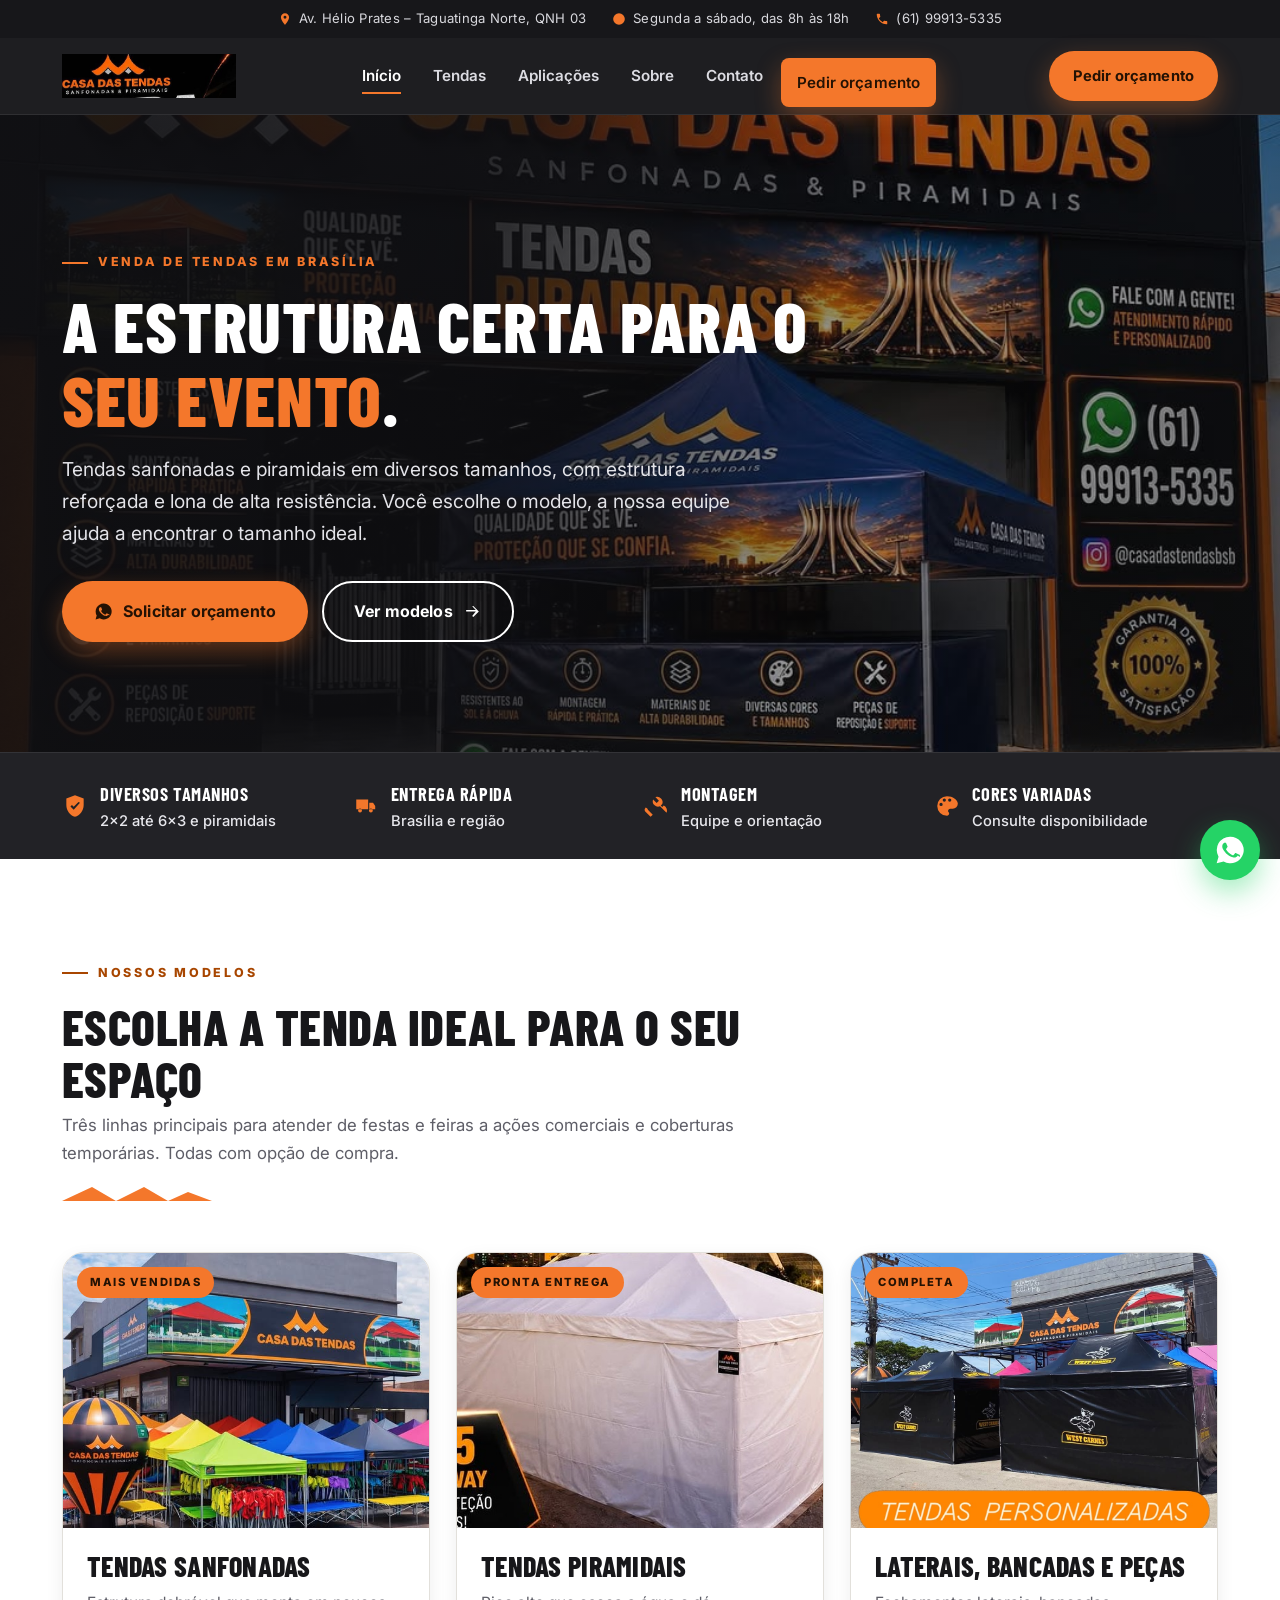
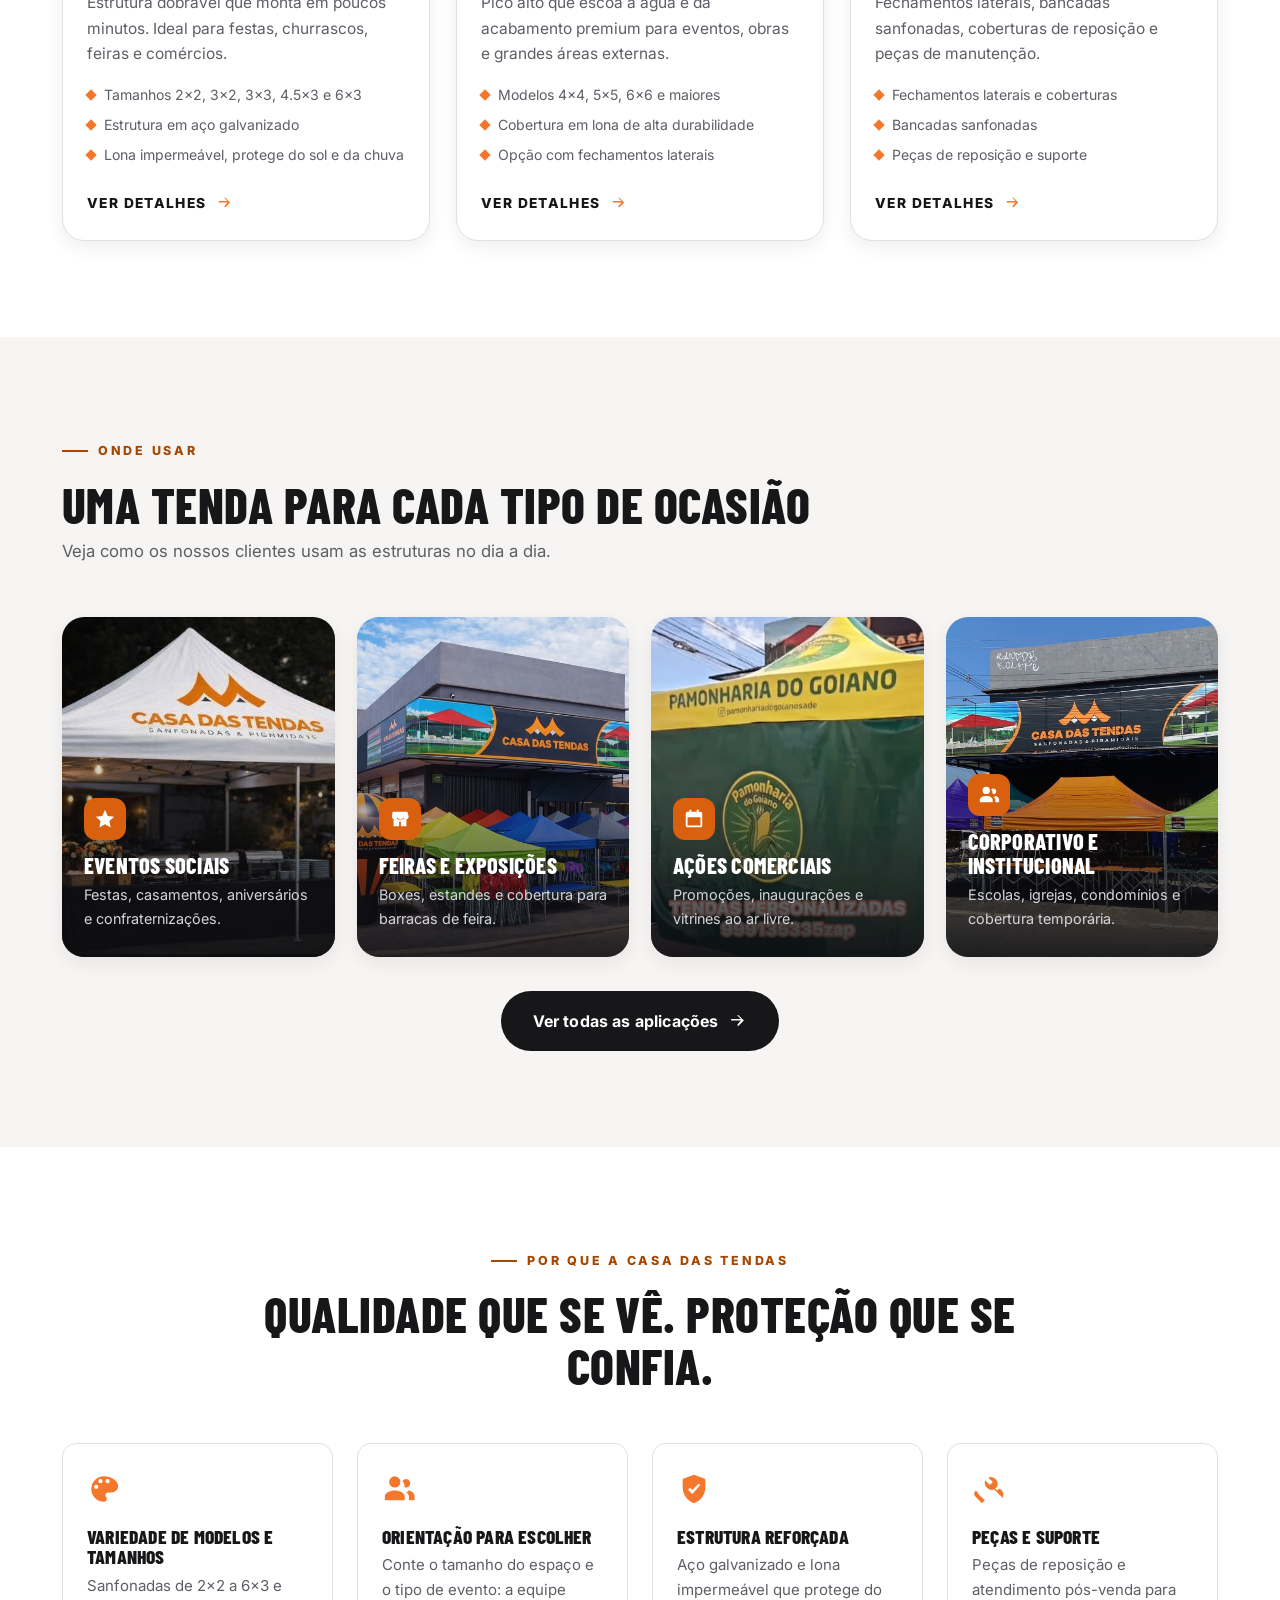
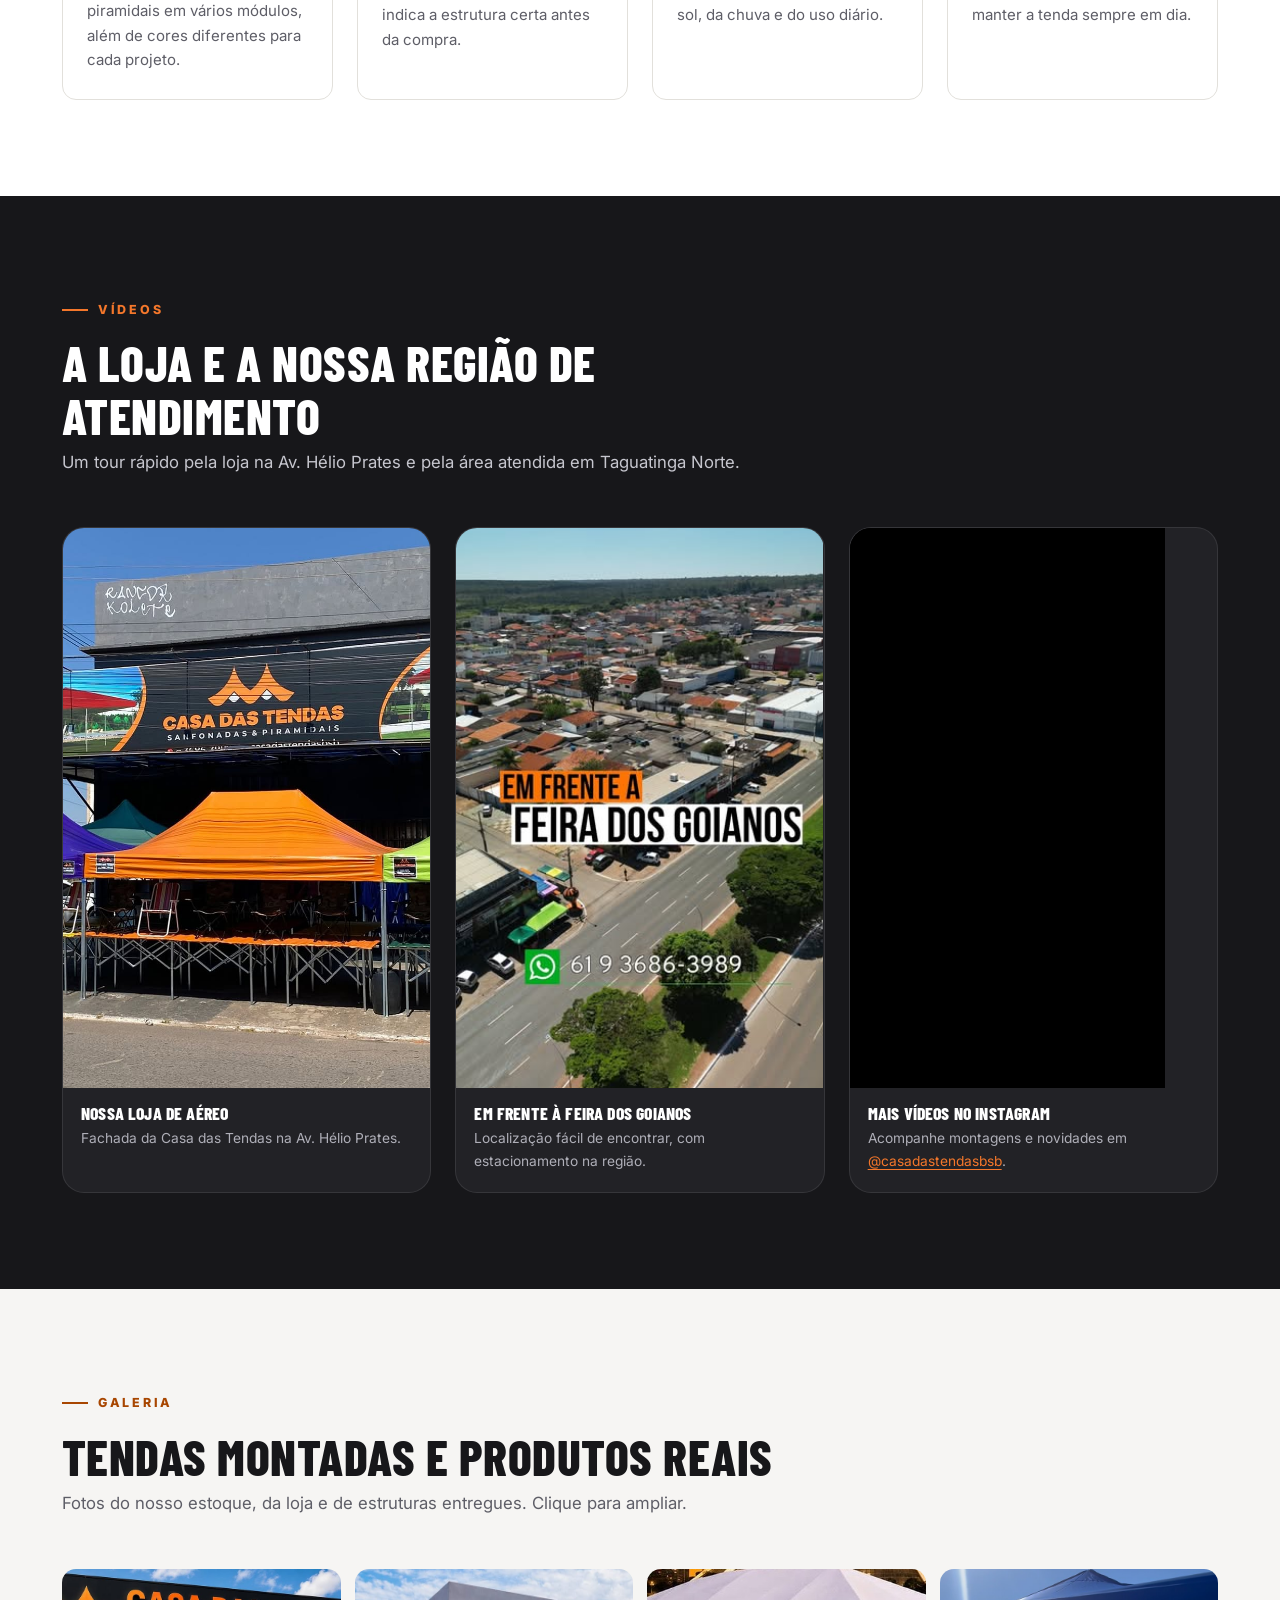
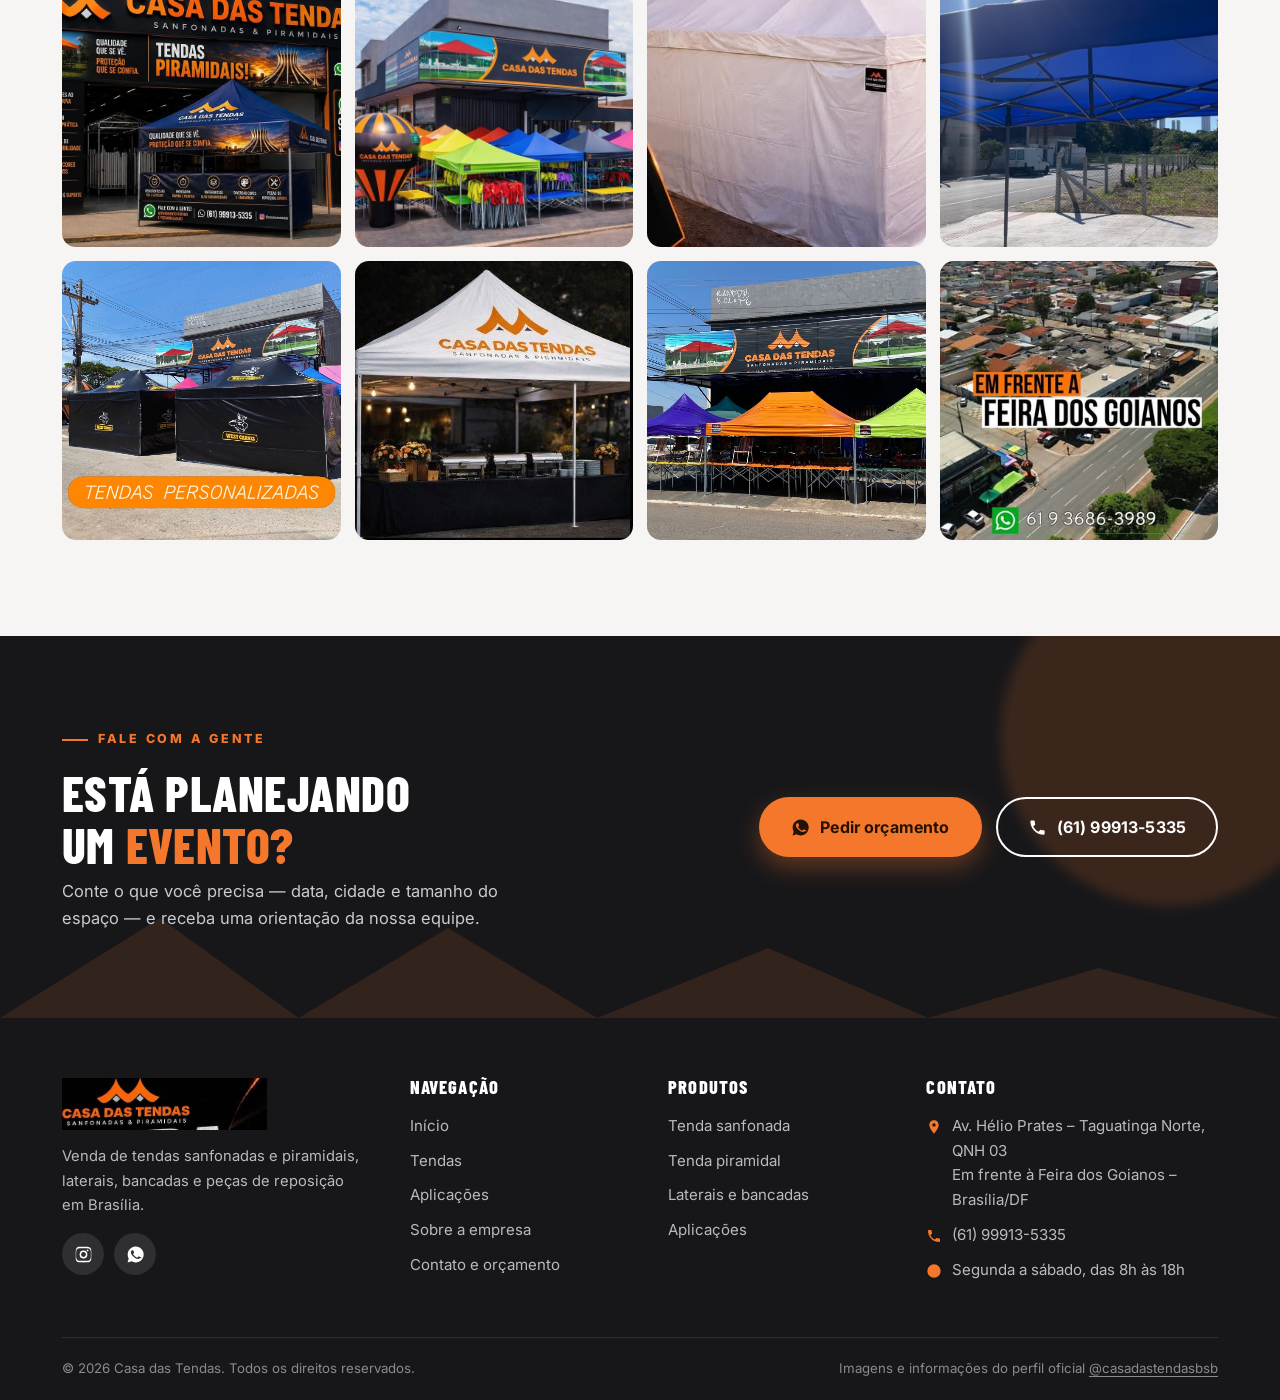
<file: index.html>
<!DOCTYPE html>
<html lang="pt-BR">
<head>
<meta charset="utf-8">
<meta name="viewport" content="width=device-width, initial-scale=1">
<title>Casa das Tendas | Tendas sanfonadas e piramidais em Brasília</title>
<meta name="description" content="Venda de tendas sanfonadas, piramidais e estruturas complementares em Brasília. Diversos tamanhos, entrega, montagem e peças de reposição. Peça orçamento pelo WhatsApp (61) 99913-5335.">
<meta name="keywords" content="tendas em Brasília, tenda sanfonada, tenda piramidal, tenda para evento, tenda para feira, Casa das Tendas, Taguatinga">
<meta name="author" content="Casa das Tendas">
<meta name="robots" content="index, follow">
<link rel="canonical" href="https://ddesites.github.io/casa-das-tendas/">

<meta property="og:type" content="website">
<meta property="og:locale" content="pt_BR">
<meta property="og:site_name" content="Casa das Tendas">
<meta property="og:title" content="Casa das Tendas | Tendas sanfonadas e piramidais em Brasília">
<meta property="og:description" content="A estrutura certa para o seu evento. Venda de tendas sanfonadas e piramidais, diversos tamanhos, entrega e montagem em Brasília.">
<meta property="og:url" content="https://ddesites.github.io/casa-das-tendas/">
<meta property="og:image" content="https://ddesites.github.io/casa-das-tendas/img/og-casa-das-tendas.jpg">
<meta name="twitter:card" content="summary_large_image">
<meta name="twitter:title" content="Casa das Tendas | Tendas sanfonadas e piramidais em Brasília">
<meta name="twitter:description" content="A estrutura certa para o seu evento. Peça seu orçamento pelo WhatsApp.">
<meta name="twitter:image" content="https://ddesites.github.io/casa-das-tendas/img/og-casa-das-tendas.jpg">
<meta name="theme-color" content="#17171A">

<link rel="icon" href="img/logo-marca.png" type="image/png">
<link rel="apple-touch-icon" href="img/logo-marca.png">
<link rel="preconnect" href="https://fonts.googleapis.com">
<link rel="preconnect" href="https://fonts.gstatic.com" crossorigin>
<link href="https://fonts.googleapis.com/css2?family=Barlow+Condensed:wght@600;700;800&family=Inter:wght@400;500;600;700;800&display=swap" rel="stylesheet">
<link rel="stylesheet" href="css/style.css">

<script type="application/ld+json">
{
  "@context":"https://schema.org",
  "@type":"HomeAndConstructionBusiness",
  "name":"Casa das Tendas",
  "description":"Venda de tendas sanfonadas, piramidais e estruturas complementares em Brasília.",
  "url":"https://ddesites.github.io/casa-das-tendas/",
  "image":"https://ddesites.github.io/casa-das-tendas/img/og-casa-das-tendas.jpg",
  "telephone":"+5561999135335",
  "priceRange":"$$",
  "address":{
    "@type":"PostalAddress",
    "streetAddress":"Avenida Hélio Prates, QNH 03",
    "addressLocality":"Taguatinga Norte",
    "addressRegion":"DF",
    "addressCountry":"BR"
  },
  "openingHoursSpecification":[{
    "@type":"OpeningHoursSpecification",
    "dayOfWeek":["Monday","Tuesday","Wednesday","Thursday","Friday","Saturday"],
    "opens":"08:00","closes":"18:00"
  }],
  "sameAs":["https://www.instagram.com/casadastendasbsb/"]
}
</script>
</head>
<body>

<!-- ícones -->
<svg xmlns="http://www.w3.org/2000/svg" style="display:none" aria-hidden="true">
  <symbol id="i-pin" viewBox="0 0 24 24"><path d="M12 2C8.1 2 5 5.1 5 9c0 5.2 7 13 7 13s7-7.8 7-13c0-3.9-3.1-7-7-7zm0 9.5A2.5 2.5 0 1 1 12 6.5a2.5 2.5 0 0 1 0 5z"/></symbol>
  <symbol id="i-clock" viewBox="0 0 24 24"><path d="M12 2a10 10 0 1 0 0 20 10 10 0 0 0 0-20zm1 10.6V6h-2v7.4l5.2 3.1 1-1.7-4.2-2.2z"/></symbol>
  <symbol id="i-phone" viewBox="0 0 24 24"><path d="M6.6 10.8c1.4 2.8 3.8 5.1 6.6 6.6l2.2-2.2c.3-.3.7-.4 1-.2 1.1.4 2.3.6 3.6.6.6 0 1 .4 1 1V20c0 .6-.4 1-1 1C10.6 21 3 13.4 3 4c0-.6.4-1 1-1h3.5c.6 0 1 .4 1 1 0 1.2.2 2.4.6 3.6.1.3 0 .7-.2 1l-2.3 2.2z"/></symbol>
  <symbol id="i-check" viewBox="0 0 24 24"><path d="M9 16.2 4.8 12l-1.4 1.4L9 19 21 7l-1.4-1.4z"/></symbol>
  <symbol id="i-shield" viewBox="0 0 24 24"><path d="M12 2 4 5v6c0 5 3.4 9.7 8 11 4.6-1.3 8-6 8-11V5l-8-3zm-1.2 13.5-3-3 1.4-1.4 1.6 1.6 4.4-4.4L16.6 9l-5.8 6.5z"/></symbol>
  <symbol id="i-truck" viewBox="0 0 24 24"><path d="M3 6h11v9H3V6zm12 3h3.5l2 3v3H15V9zM6.5 18a1.8 1.8 0 1 0 0-3.6 1.8 1.8 0 0 0 0 3.6zm10 0a1.8 1.8 0 1 0 0-3.6 1.8 1.8 0 0 0 0 3.6z"/></symbol>
  <symbol id="i-sun" viewBox="0 0 24 24"><path d="M12 17a5 5 0 1 1 0-10 5 5 0 0 1 0 10zm0-13V2m0 20v-2M4.9 4.9l1.4 1.4m11.4 11.4 1.4 1.4M2 12h2m16 0h2M4.9 19.1l1.4-1.4M17.7 6.3l1.4-1.4" stroke="currentColor" stroke-width="2" stroke-linecap="round" fill="none"/></symbol>
  <symbol id="i-tools" viewBox="0 0 24 24"><path d="m21.7 18.3-6-6a5 5 0 0 1-6.4-6.4l3.3 3.3 2.1-2.1-3.3-3.3a5 5 0 0 1 6.4 6.4l-1.4 1.4 1.4 1.4 1.4-1.4a5 5 0 0 1 2.5 6.7zM4.5 15.5 9 20l-2 2-4.5-4.5a3 3 0 0 1 0-4.2 3 3 0 0 1 2 2z"/></symbol>
  <symbol id="i-colors" viewBox="0 0 24 24"><path d="M12 3a9 9 0 0 0 0 18c1.1 0 2-.9 2-2 0-.5-.2-1-.5-1.3-.3-.4-.5-.8-.5-1.2 0-1.1.9-2 2-2h2.3A4.7 4.7 0 0 0 22 9.8C21.6 6 17.3 3 12 3zM6.5 12a1.5 1.5 0 1 1 0-3 1.5 1.5 0 0 1 0 3zm3-4a1.5 1.5 0 1 1 0-3 1.5 1.5 0 0 1 0 3zm5 0a1.5 1.5 0 1 1 0-3 1.5 1.5 0 0 1 0 3z"/></symbol>
  <symbol id="i-tent" viewBox="0 0 24 24"><path d="M12 2 1.5 21h21L12 2zm0 6.6L17 18H7l5-9.4z"/></symbol>
  <symbol id="i-whats" viewBox="0 0 24 24"><path d="M12 2a10 10 0 0 0-8.6 15L2 22l5.2-1.4A10 10 0 1 0 12 2zm5.8 14.2c-.2.7-1.3 1.3-1.9 1.4-.5.1-1.1.1-1.8-.1-.4-.1-1-.3-1.7-.6-3-1.3-4.9-4.3-5-4.5-.2-.2-1.2-1.6-1.2-3s.7-2.1 1-2.4c.3-.3.6-.4.8-.4h.6c.2 0 .4 0 .6.5l.9 2.1c.1.2.1.4 0 .6l-.4.6-.5.6c-.2.2-.3.4-.1.7.2.3.9 1.5 2 2.4 1.4 1.2 2.5 1.6 2.9 1.8.3.1.5.1.7-.1l1.1-1.3c.2-.3.5-.2.8-.1l2.1 1c.4.2.6.3.7.5.1.1.1.7-.1 1.3z"/></symbol>
  <symbol id="i-insta" viewBox="0 0 24 24"><path d="M12 2.2c3.2 0 3.6 0 4.9.1 1.2.1 1.8.2 2.2.4.6.2 1 .5 1.4.9.4.4.7.8.9 1.4.2.4.4 1 .4 2.2.1 1.3.1 1.7.1 4.9s0 3.6-.1 4.9c-.1 1.2-.2 1.8-.4 2.2-.2.6-.5 1-.9 1.4-.4.4-.8.7-1.4.9-.4.2-1 .4-2.2.4-1.3.1-1.7.1-4.9.1s-3.6 0-4.9-.1c-1.2-.1-1.8-.2-2.2-.4-.6-.2-1-.5-1.4-.9-.4-.4-.7-.8-.9-1.4-.2-.4-.4-1-.4-2.2C2.2 15.6 2.2 15.2 2.2 12s0-3.6.1-4.9c.1-1.2.2-1.8.4-2.2.2-.6.5-1 .9-1.4.4-.4.8-.7 1.4-.9.4-.2 1-.4 2.2-.4C8.4 2.2 8.8 2.2 12 2.2zm0 1.8c-3.1 0-3.5 0-4.7.1-1.1.1-1.7.2-2.1.4-.5.2-.9.4-1.2.8-.4.3-.6.7-.8 1.2-.2.4-.3 1-.4 2.1C2.7 9.8 2.7 10.2 2.7 12s0 2.2.1 3.4c.1 1.1.2 1.7.4 2.1.2.5.4.9.8 1.2.3.4.7.6 1.2.8.4.2 1 .3 2.1.4 1.2.1 1.6.1 4.7.1s3.5 0 4.7-.1c1.1-.1 1.7-.2 2.1-.4.5-.2.9-.4 1.2-.8.4-.3.6-.7.8-1.2.2-.4.3-1 .4-2.1.1-1.2.1-1.6.1-3.4s0-2.2-.1-3.4c-.1-1.1-.2-1.7-.4-2.1-.2-.5-.4-.9-.8-1.2-.3-.4-.7-.6-1.2-.8-.4-.2-1-.3-2.1-.4-1.2-.1-1.6-.1-4.7-.1zm0 3.1a4.9 4.9 0 1 1 0 9.8 4.9 4.9 0 0 1 0-9.8zm0 8a3.1 3.1 0 1 0 0-6.2 3.1 3.1 0 0 0 0 6.2zm6.3-8.2a1.1 1.1 0 1 1-2.2 0 1.1 1.1 0 0 1 2.2 0z"/></symbol>
  <symbol id="i-arrow" viewBox="0 0 24 24"><path d="M13 5l7 7-7 7-1.4-1.4L16.2 12H4v-2h12.2l-4.6-4.6L13 5z"/></symbol>
  <symbol id="i-calendar" viewBox="0 0 24 24"><path d="M7 2v2H5a2 2 0 0 0-2 2v13a2 2 0 0 0 2 2h14a2 2 0 0 0 2-2V6a2 2 0 0 0-2-2h-2V2h-2v2H9V2H7zm12 8v9H5v-9h14z"/></symbol>
  <symbol id="i-store" viewBox="0 0 24 24"><path d="M4 4h16l1.5 5.2a3.2 3.2 0 0 1-6.2 1.2 3.2 3.2 0 0 1-6 0 3.2 3.2 0 0 1-6.2-1.2L4 4zm1 8.5V20h6v-5h2v5h6v-7.5a4.7 4.7 0 0 1-3.9-.9 4.7 4.7 0 0 1-6.2 0A4.7 4.7 0 0 1 5 12.5z"/></symbol>
  <symbol id="i-users" viewBox="0 0 24 24"><path d="M9 11a4 4 0 1 0 0-8 4 4 0 0 0 0 8zm0 2c-3.3 0-7 1.7-7 4v3h14v-3c0-2.3-3.7-4-7-4zm8-2a3 3 0 1 0-2.5-4.7A6 6 0 0 1 16 11zm1.5 3c-.5 0-1 0-1.5.1 1.3.9 2 2.1 2 3.4V20h4v-3c0-2.3-2.7-4-4.5-4z"/></symbol>
  <symbol id="i-mail" viewBox="0 0 24 24"><path d="M3 5h18a1 1 0 0 1 1 1v12a1 1 0 0 1-1 1H3a1 1 0 0 1-1-1V6a1 1 0 0 1 1-1zm9 7.2L20 7H4l8 5.2zM4 9.1V17h16V9.1l-8 5.3-8-5.3z"/></symbol>
  <symbol id="i-play" viewBox="0 0 24 24"><path d="M8 5v14l11-7z"/></symbol>
  <symbol id="i-star" viewBox="0 0 24 24"><path d="m12 2 3 6.6 7 .9-5.2 4.8 1.4 7L12 17.8 5.8 21.3l1.4-7L2 9.5l7-.9L12 2z"/></symbol>
</svg>

<div class="topbar">
  <div class="container">
    <span><svg><use href="#i-pin"/></svg> Av. Hélio Prates – Taguatinga Norte, QNH 03</span>
    <span><svg><use href="#i-clock"/></svg> Segunda a sábado, das 8h às 18h</span>
    <a href="tel:+5561999135335" data-whats data-local="topo"><svg><use href="#i-phone"/></svg> (61) 99913-5335</a>
  </div>
</div>

<header class="site-header">
  <div class="container header-inner">
    <a class="logo" href="index.html" aria-label="Casa das Tendas – página inicial">
      <img src="img/logo.png" alt="Casa das Tendas – Sanfonadas e Piramidais" width="505" height="128">
    </a>

    <nav class="nav" id="nav-principal" aria-label="Navegação principal">
      <a href="index.html" aria-current="page">Início</a>
      <a href="tendas.html">Tendas</a>
      <a href="aplicacoes.html">Aplicações</a>
      <a href="sobre.html">Sobre</a>
      <a href="contato.html">Contato</a>
      <a class="btn btn-primario btn-sm" href="contato.html" style="margin-top:14px">Pedir orçamento</a>
    </nav>

    <div class="header-cta">
      <a class="btn btn-primario btn-sm" href="contato.html" data-whats data-local="header">Pedir orçamento</a>
      <button class="btn-menu" type="button" aria-label="Abrir menu" aria-controls="nav-principal" aria-expanded="false">
        <span></span><span></span><span></span>
      </button>
    </div>
  </div>
</header>
<div class="overlay-menu"></div>

<main>

  <!-- ================= HERO ================= -->
  <section class="hero">
    <div class="hero-media">
      <img src="img/fachada-loja.jpg" alt="Fachada da loja Casa das Tendas com tenda piramidal montada na entrada" fetchpriority="high">
    </div>
    <div class="container">
      <div class="hero-inner">
        <span class="eyebrow">Venda de tendas em Brasília</span>
        <h1>A estrutura certa para o <span class="destaque">seu evento</span>.</h1>
        <p class="lead">
          Tendas sanfonadas e piramidais em diversos tamanhos, com estrutura reforçada
          e lona de alta resistência. Você escolhe o modelo, a nossa equipe ajuda a
          encontrar o tamanho ideal.
        </p>
        <div class="hero-acoes">
          <a class="btn btn-primario" href="contato.html" data-whats data-local="hero">
            <svg><use href="#i-whats"/></svg> Solicitar orçamento
          </a>
          <a class="btn btn-contorno" href="tendas.html">
            Ver modelos <svg><use href="#i-arrow"/></svg>
          </a>
        </div>
      </div>
    </div>
  </section>

  <div class="faixa-confianca">
    <div class="container">
      <div class="conf-item"><svg><use href="#i-shield"/></svg><span><strong>Diversos tamanhos</strong>2x2 até 6x3 e piramidais</span></div>
      <div class="conf-item"><svg><use href="#i-truck"/></svg><span><strong>Entrega rápida</strong>Brasília e região</span></div>
      <div class="conf-item"><svg><use href="#i-tools"/></svg><span><strong>Montagem</strong>Equipe e orientação</span></div>
      <div class="conf-item"><svg><use href="#i-colors"/></svg><span><strong>Cores variadas</strong>Consulte disponibilidade</span></div>
    </div>
  </div>

  <!-- ================= CATEGORIAS ================= -->
  <section class="section" id="modelos">
    <div class="container">
      <div class="section-head">
        <span class="eyebrow">Nossos modelos</span>
        <h2>Escolha a tenda ideal para o seu espaço</h2>
        <p>
          Três linhas principais para atender de festas e feiras a ações comerciais e
          coberturas temporárias. Todas com opção de compra.
        </p>
        <svg class="linha-picos" viewBox="0 0 150 16" aria-hidden="true"><path d="M0 16 30 2l24 14L82 2l24 14 20-9 24 9H0z"/></svg>
      </div>

      <div class="grid-produtos">
        <article class="card-prod">
          <div class="midia">
            <img src="img/rua-tendas.jpg" alt="Tendas sanfonadas coloridas montadas na calçada da loja" loading="lazy">
            <span class="tag">Mais vendidas</span>
          </div>
          <div class="corpo">
            <h3>Tendas sanfonadas</h3>
            <p>Estrutura dobrável que monta em poucos minutos. Ideal para festas, churrascos, feiras e comércios.</p>
            <ul class="detalhes">
              <li>Tamanhos 2x2, 3x2, 3x3, 4.5x3 e 6x3</li>
              <li>Estrutura em aço galvanizado</li>
              <li>Lona impermeável, protege do sol e da chuva</li>
            </ul>
            <a class="card-link" href="tenda-sanfonada.html">Ver detalhes <svg><use href="#i-arrow"/></svg></a>
          </div>
        </article>

        <article class="card-prod">
          <div class="midia">
            <img src="img/piramidal-branca.jpg" alt="Tenda piramidal branca com fechamento lateral montada" loading="lazy">
            <span class="tag">Pronta entrega</span>
          </div>
          <div class="corpo">
            <h3>Tendas piramidais</h3>
            <p>Pico alto que escoa a água e dá acabamento premium para eventos, obras e grandes áreas externas.</p>
            <ul class="detalhes">
              <li>Modelos 4x4, 5x5, 6x6 e maiores</li>
              <li>Cobertura em lona de alta durabilidade</li>
              <li>Opção com fechamentos laterais</li>
            </ul>
            <a class="card-link" href="tenda-piramidal.html">Ver detalhes <svg><use href="#i-arrow"/></svg></a>
          </div>
        </article>

        <article class="card-prod">
          <div class="midia">
            <img src="img/tendas-personalizadas-laterais.jpg" alt="Tendas com fechamentos laterais personalizados com a marca do cliente" loading="lazy">
            <span class="tag">Completa</span>
          </div>
          <div class="corpo">
            <h3>Laterais, bancadas e peças</h3>
            <p>Fechamentos laterais, bancadas sanfonadas, coberturas de reposição e peças de manutenção.</p>
            <ul class="detalhes">
              <li>Fechamentos laterais e coberturas</li>
              <li>Bancadas sanfonadas</li>
              <li>Peças de reposição e suporte</li>
            </ul>
            <a class="card-link" href="acessorios-e-estruturas.html">Ver detalhes <svg><use href="#i-arrow"/></svg></a>
          </div>
        </article>
      </div>
    </div>
  </section>

  <!-- ================= APLICAÇÕES ================= -->
  <section class="section clara">
    <div class="container">
      <div class="section-head">
        <span class="eyebrow">Onde usar</span>
        <h2>Uma tenda para cada tipo de ocasião</h2>
        <p>Veja como os nossos clientes usam as estruturas no dia a dia.</p>
      </div>

      <div class="grid-aplicacoes">
        <article class="aplicacao">
          <img src="img/evento-casamento.jpg" alt="Tenda branca montada para buffet em evento social" loading="lazy">
          <div class="conteudo">
            <span class="icone"><svg><use href="#i-star"/></svg></span>
            <h3>Eventos sociais</h3>
            <p>Festas, casamentos, aniversários e confraternizações.</p>
          </div>
        </article>

        <article class="aplicacao">
          <img src="img/exposicao-tendas.jpg" alt="Exposição de tendas coloridas montadas em frente à loja" loading="lazy">
          <div class="conteudo">
            <span class="icone"><svg><use href="#i-store"/></svg></span>
            <h3>Feiras e exposições</h3>
            <p>Boxes, estandes e cobertura para barracas de feira.</p>
          </div>
        </article>

        <article class="aplicacao">
          <img src="img/tenda-completa-lateral.jpg" alt="Tenda personalizada instalada em frente a um comércio" loading="lazy">
          <div class="conteudo">
            <span class="icone"><svg><use href="#i-calendar"/></svg></span>
            <h3>Ações comerciais</h3>
            <p>Promoções, inaugurações e vitrines ao ar livre.</p>
          </div>
        </article>

        <article class="aplicacao">
          <img src="img/fachada-tendas-coloridas.jpg" alt="Fileira de tendas coloridas montadas em frente ao comércio" loading="lazy">
          <div class="conteudo">
            <span class="icone"><svg><use href="#i-users"/></svg></span>
            <h3>Corporativo e institucional</h3>
            <p>Escolas, igrejas, condomínios e cobertura temporária.</p>
          </div>
        </article>
      </div>

      <div class="texto-centro" style="margin-top:34px">
        <a class="btn btn-escuro" href="aplicacoes.html">Ver todas as aplicações <svg><use href="#i-arrow"/></svg></a>
      </div>
    </div>
  </section>

  <!-- ================= DIFERENCIAIS ================= -->
  <section class="section">
    <div class="container">
      <div class="section-head centro">
        <span class="eyebrow">Por que a Casa das Tendas</span>
        <h2>Qualidade que se vê. Proteção que se confia.</h2>
      </div>

      <div class="grid-dif">
        <article class="dif">
          <svg><use href="#i-colors"/></svg>
          <h3>Variedade de modelos e tamanhos</h3>
          <p>Sanfonadas de 2x2 a 6x3 e piramidais em vários módulos, além de cores diferentes para cada projeto.</p>
        </article>
        <article class="dif">
          <svg><use href="#i-users"/></svg>
          <h3>Orientação para escolher</h3>
          <p>Conte o tamanho do espaço e o tipo de evento: a equipe indica a estrutura certa antes da compra.</p>
        </article>
        <article class="dif">
          <svg><use href="#i-shield"/></svg>
          <h3>Estrutura reforçada</h3>
          <p>Aço galvanizado e lona impermeável que protege do sol, da chuva e do uso diário.</p>
        </article>
        <article class="dif">
          <svg><use href="#i-tools"/></svg>
          <h3>Peças e suporte</h3>
          <p>Peças de reposição e atendimento pós-venda para manter a tenda sempre em dia.</p>
        </article>
      </div>
    </div>
  </section>

  <!-- ================= VÍDEOS ================= -->
  <section class="section escura">
    <div class="container">
      <div class="section-head">
        <span class="eyebrow">Vídeos</span>
        <h2>A loja e a nossa região de atendimento</h2>
        <p>Um tour rápido pela loja na Av. Hélio Prates e pela área atendida em Taguatinga Norte.</p>
      </div>

      <div class="grid-videos">
        <article class="video-card">
          <video src="img/video-loja.mp4" poster="img/fachada-tendas-coloridas.jpg" autoplay muted loop playsinline preload="metadata"
                 aria-label="Vídeo aéreo da Casa das Tendas"></video>
          <div class="rodape">
            <h3>Nossa loja de aéreo</h3>
            <p>Fachada da Casa das Tendas na Av. Hélio Prates.</p>
          </div>
        </article>

        <article class="video-card">
          <video src="img/video-localizacao.mp4" poster="img/localizacao-aerea.jpg" autoplay muted loop playsinline preload="metadata"
                 aria-label="Vídeo aéreo da região da Feira dos Goianos"></video>
          <div class="rodape">
            <h3>Em frente à Feira dos Goianos</h3>
            <p>Localização fácil de encontrar, com estacionamento na região.</p>
          </div>
        </article>

        <article class="video-card">
          <div style="background:#000;aspect-ratio:9/16;max-height:560px;position:relative">
            <iframe src="https://www.instagram.com/reel/DJb1P_jP51H/embed/"
                    title="Vídeo da Casa das Tendas no Instagram"
                    loading="lazy" allowtransparency="true" allowfullscreen
                    style="position:absolute;inset:0;width:100%;height:100%;border:0"></iframe>
          </div>
          <div class="rodape">
            <h3>Mais vídeos no Instagram</h3>
            <p>Acompanhe montagens e novidades em <a href="https://www.instagram.com/casadastendasbsb/" target="_blank" rel="noopener" style="color:var(--laranja)">@casadastendasbsb</a>.</p>
          </div>
        </article>
      </div>
    </div>
  </section>

  <!-- ================= GALERIA ================= -->
  <section class="section clara">
    <div class="container">
      <div class="section-head">
        <span class="eyebrow">Galeria</span>
        <h2>Tendas montadas e produtos reais</h2>
        <p>Fotos do nosso estoque, da loja e de estruturas entregues. Clique para ampliar.</p>
      </div>

      <div class="galeria">
        <button type="button" data-full="img/fachada-loja.jpg" data-alt="Fachada da loja Casa das Tendas" data-caption="Fachada da loja – Av. Hélio Prates">
          <img src="img/fachada-loja.jpg" alt="Fachada da loja Casa das Tendas" loading="lazy">
          <span class="legenda">Fachada da loja</span>
        </button>
        <button type="button" data-full="img/rua-tendas.jpg" data-alt="Tendas sanfonadas coloridas" data-caption="Tendas sanfonadas expostas em frente à loja">
          <img src="img/rua-tendas.jpg" alt="Tendas sanfonadas coloridas" loading="lazy">
          <span class="legenda">Sanfonadas</span>
        </button>
        <button type="button" data-full="img/piramidal-branca.jpg" data-alt="Tenda piramidal branca com laterais" data-caption="Tenda piramidal 5x5 com fechamentos laterais">
          <img src="img/piramidal-branca.jpg" alt="Tenda piramidal branca com laterais" loading="lazy">
          <span class="legenda">Piramidal 5x5</span>
        </button>
        <button type="button" data-full="img/estrutura-sanfonada.jpg" data-alt="Estrutura interna de tenda sanfonada" data-caption="Estrutura em aço galvanizado da tenda sanfonada">
          <img src="img/estrutura-sanfonada.jpg" alt="Estrutura interna de tenda sanfonada" loading="lazy">
          <span class="legenda">Estrutura reforçada</span>
        </button>
        <button type="button" data-full="img/tendas-personalizadas-laterais.jpg" data-alt="Tendas com laterais personalizadas" data-caption="Fechamentos laterais personalizados com a marca do cliente">
          <img src="img/tendas-personalizadas-laterais.jpg" alt="Tendas com laterais personalizadas" loading="lazy">
          <span class="legenda">Laterais personalizadas</span>
        </button>
        <button type="button" data-full="img/evento-casamento.jpg" data-alt="Tenda montada para evento com buffet" data-caption="Tenda montada para recepção de evento">
          <img src="img/evento-casamento.jpg" alt="Tenda montada para evento com buffet" loading="lazy">
          <span class="legenda">Evento social</span>
        </button>
        <button type="button" data-full="img/fachada-tendas-coloridas.jpg" data-alt="Tendas coloridas em frente ao comércio" data-caption="Tendas sanfonadas montadas em frente ao comércio">
          <img src="img/fachada-tendas-coloridas.jpg" alt="Tendas coloridas em frente ao comércio" loading="lazy">
          <span class="legenda">Ação comercial</span>
        </button>
        <button type="button" data-full="img/localizacao-aerea.jpg" data-alt="Vista aérea da região da loja" data-caption="Localização: em frente à Feira dos Goianos">
          <img src="img/localizacao-aerea.jpg" alt="Vista aérea da região da loja" loading="lazy">
          <span class="legenda">Localização</span>
        </button>
      </div>
    </div>
  </section>

  <!-- ================= CHAMADA FINAL ================= -->
  <section class="cta-final">
    <svg class="pico-fundo" viewBox="0 0 1200 120" preserveAspectRatio="none" aria-hidden="true">
      <path d="M0 120 150 20l130 100L420 30l140 90 160-70 150 70 160-50 170 50v10H0z" fill="#F4772B"/>
    </svg>
    <div class="container">
      <div>
        <span class="eyebrow">Fale com a gente</span>
        <h2>Está planejando um <span>evento?</span></h2>
        <p>Conte o que você precisa — data, cidade e tamanho do espaço — e receba uma orientação da nossa equipe.</p>
      </div>
      <div class="cta-acoes">
        <a class="btn btn-primario" href="contato.html" data-whats data-local="cta-final">
          <svg><use href="#i-whats"/></svg> Pedir orçamento
        </a>
        <a class="btn btn-contorno" href="tel:+5561999135335" data-whats data-local="cta-final-telefone">
          <svg><use href="#i-phone"/></svg> (61) 99913-5335
        </a>
      </div>
    </div>
  </section>

  <!-- ================= LIGHTBOX ================= -->
  <div class="lightbox" role="dialog" aria-modal="true" aria-label="Visualização ampliada da galeria">
    <button class="fechar" type="button" aria-label="Fechar visualização">&times;</button>
    <button class="nav anterior" type="button" aria-label="Foto anterior">&#10094;</button>
    <figure>
      <img src="img/fachada-loja.jpg" alt="">
      <figcaption></figcaption>
    </figure>
    <button class="nav proximo" type="button" aria-label="Próxima foto">&#10095;</button>
  </div>

</main>

<footer class="site-footer">
  <div class="container">
    <div class="footer-grid">
      <div class="footer-logo">
        <img src="img/logo.png" alt="Casa das Tendas" width="505" height="128" loading="lazy">
        <p>Venda de tendas sanfonadas e piramidais, laterais, bancadas e peças de reposição em Brasília.</p>
        <div class="redes">
          <a href="https://www.instagram.com/casadastendasbsb/" target="_blank" rel="noopener" aria-label="Instagram da Casa das Tendas"><svg><use href="#i-insta"/></svg></a>
          <a href="https://wa.me/5561999135335" target="_blank" rel="noopener" aria-label="WhatsApp da Casa das Tendas" data-whats data-local="rodape"><svg><use href="#i-whats"/></svg></a>
        </div>
      </div>

      <div>
        <h3>Navegação</h3>
        <ul>
          <li><a href="index.html">Início</a></li>
          <li><a href="tendas.html">Tendas</a></li>
          <li><a href="aplicacoes.html">Aplicações</a></li>
          <li><a href="sobre.html">Sobre a empresa</a></li>
          <li><a href="contato.html">Contato e orçamento</a></li>
        </ul>
      </div>

      <div>
        <h3>Produtos</h3>
        <ul>
          <li><a href="tenda-sanfonada.html">Tenda sanfonada</a></li>
          <li><a href="tenda-piramidal.html">Tenda piramidal</a></li>
          <li><a href="acessorios-e-estruturas.html">Laterais e bancadas</a></li>
          <li><a href="aplicacoes.html">Aplicações</a></li>
        </ul>
      </div>

      <div>
        <h3>Contato</h3>
        <ul class="footer-contato">
          <li><svg><use href="#i-pin"/></svg><span>Av. Hélio Prates – Taguatinga Norte, QNH 03<br>Em frente à Feira dos Goianos – Brasília/DF</span></li>
          <li><svg><use href="#i-phone"/></svg><a href="tel:+5561999135335">(61) 99913-5335</a></li>
          <li><svg><use href="#i-clock"/></svg><span>Segunda a sábado, das 8h às 18h</span></li>
        </ul>
      </div>
    </div>

    <div class="footer-bottom">
      <span>© <span id="ano">2026</span> Casa das Tendas. Todos os direitos reservados.</span>
      <span>Imagens e informações do perfil oficial <a href="https://www.instagram.com/casadastendasbsb/" target="_blank" rel="noopener">@casadastendasbsb</a></span>
    </div>
  </div>
</footer>

<a class="whats-float" href="https://wa.me/5561999135335?text=Ol%C3%A1!%20Vim%20pelo%20site%20e%20quero%20um%20or%C3%A7amento%20de%20tenda."
   target="_blank" rel="noopener" aria-label="Falar no WhatsApp" data-whats data-local="flutuante">
  <span class="dica">Fale no WhatsApp</span>
  <svg><use href="#i-whats"/></svg>
</a>

<script src="js/main.js"></script>
<script>
  document.getElementById('ano').textContent = new Date().getFullYear();
</script>
</body>
</html>
</file>
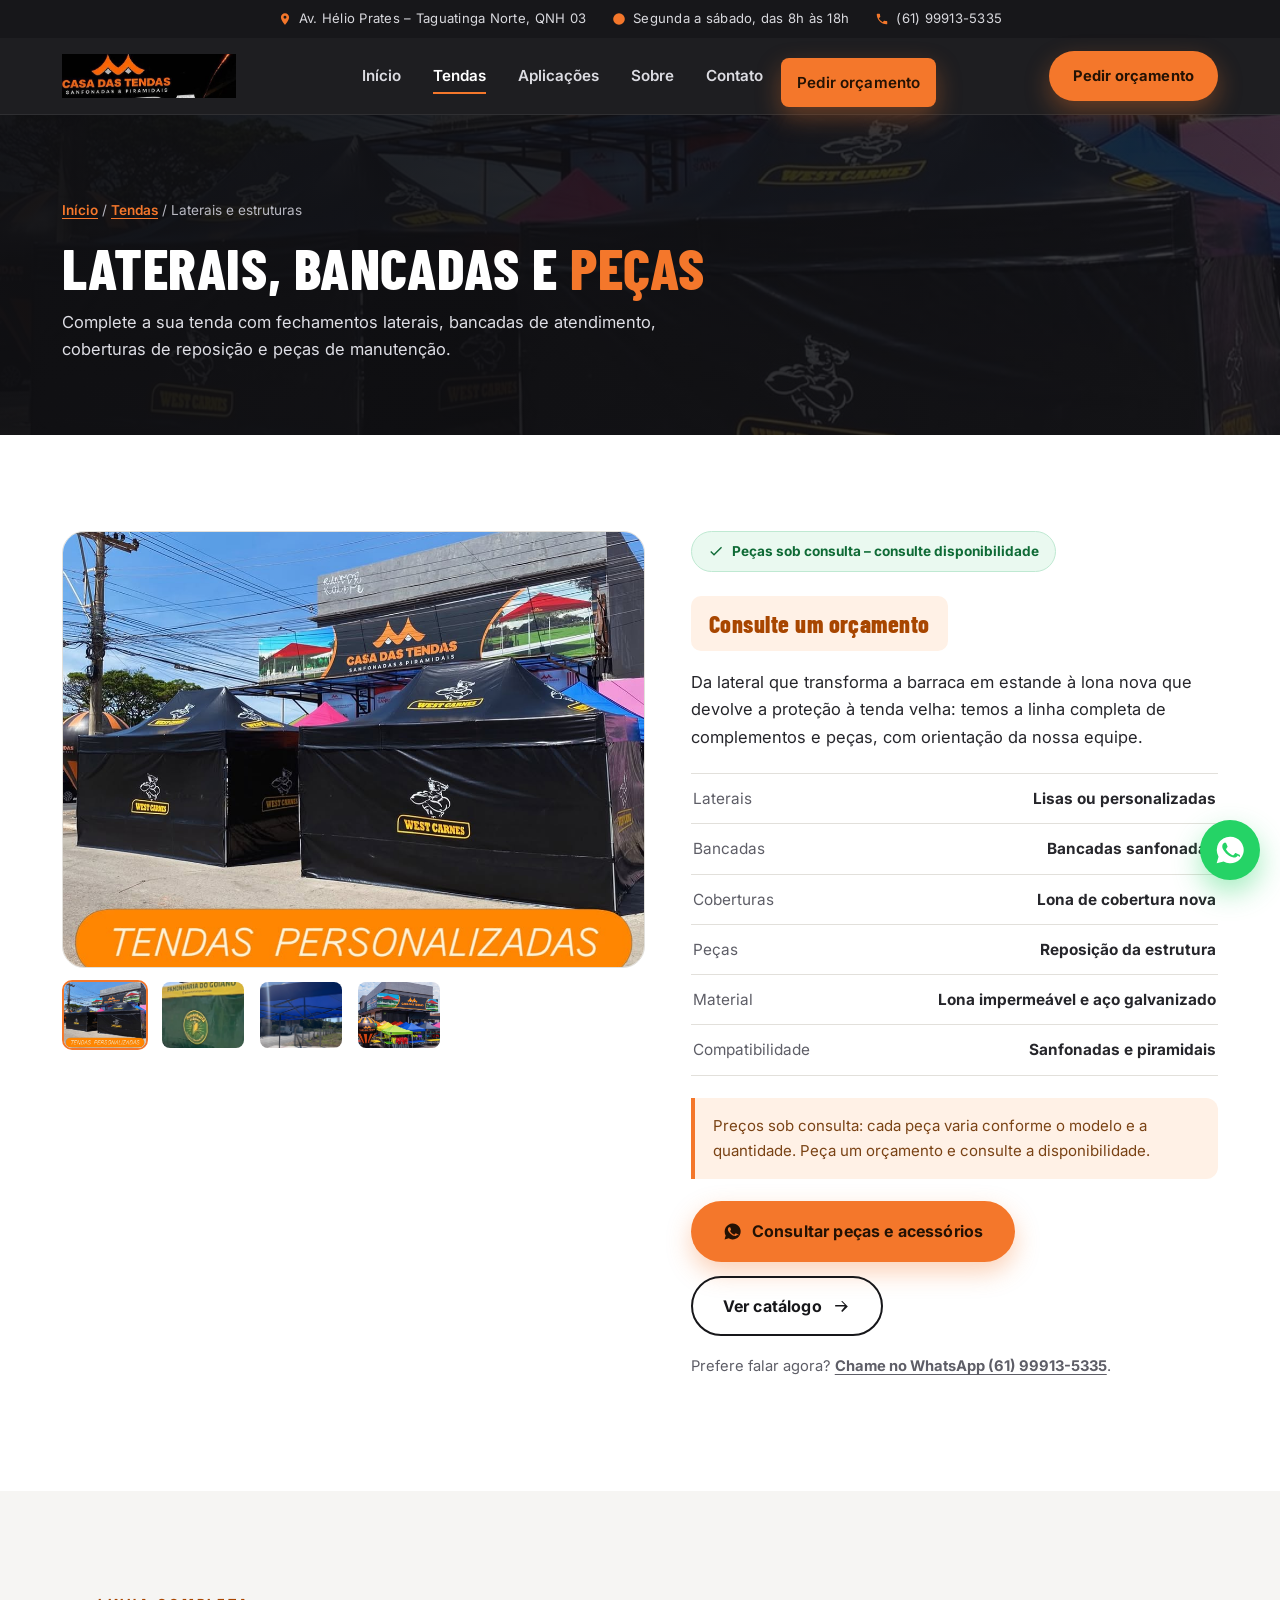
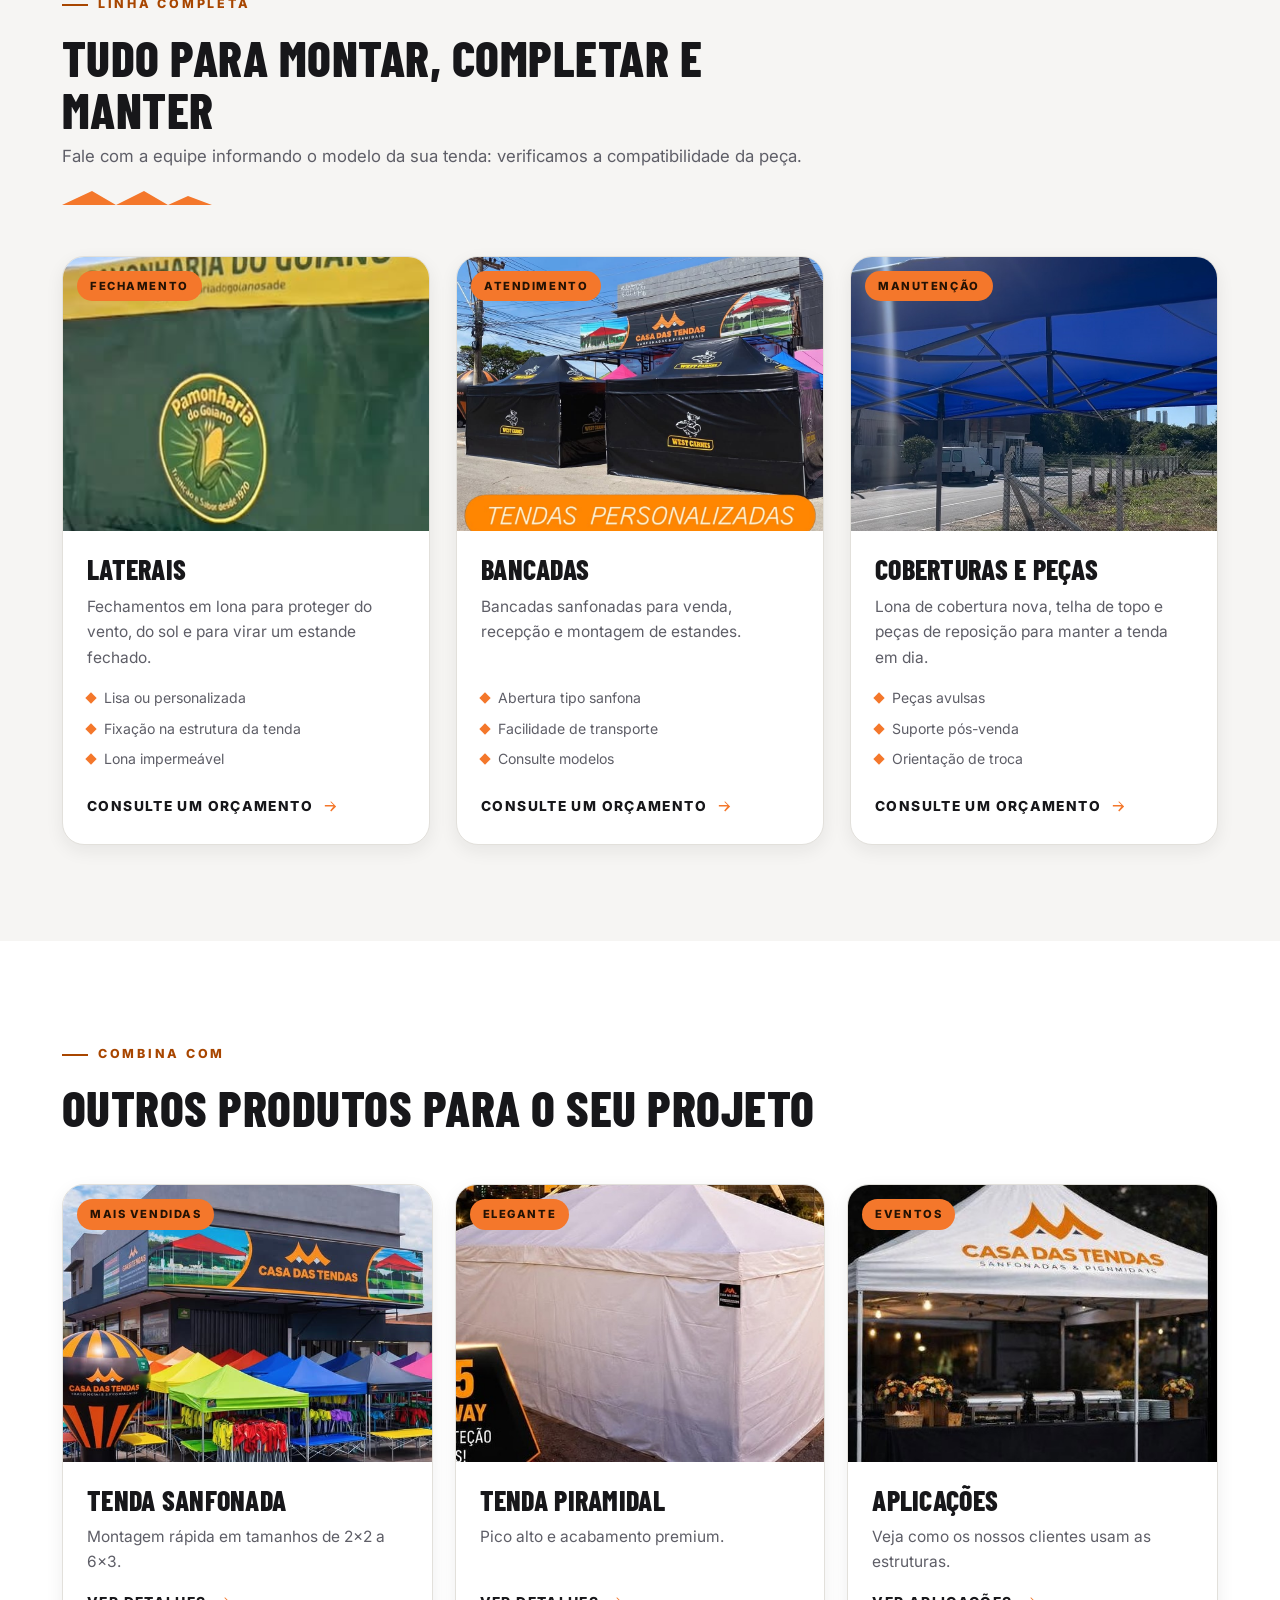
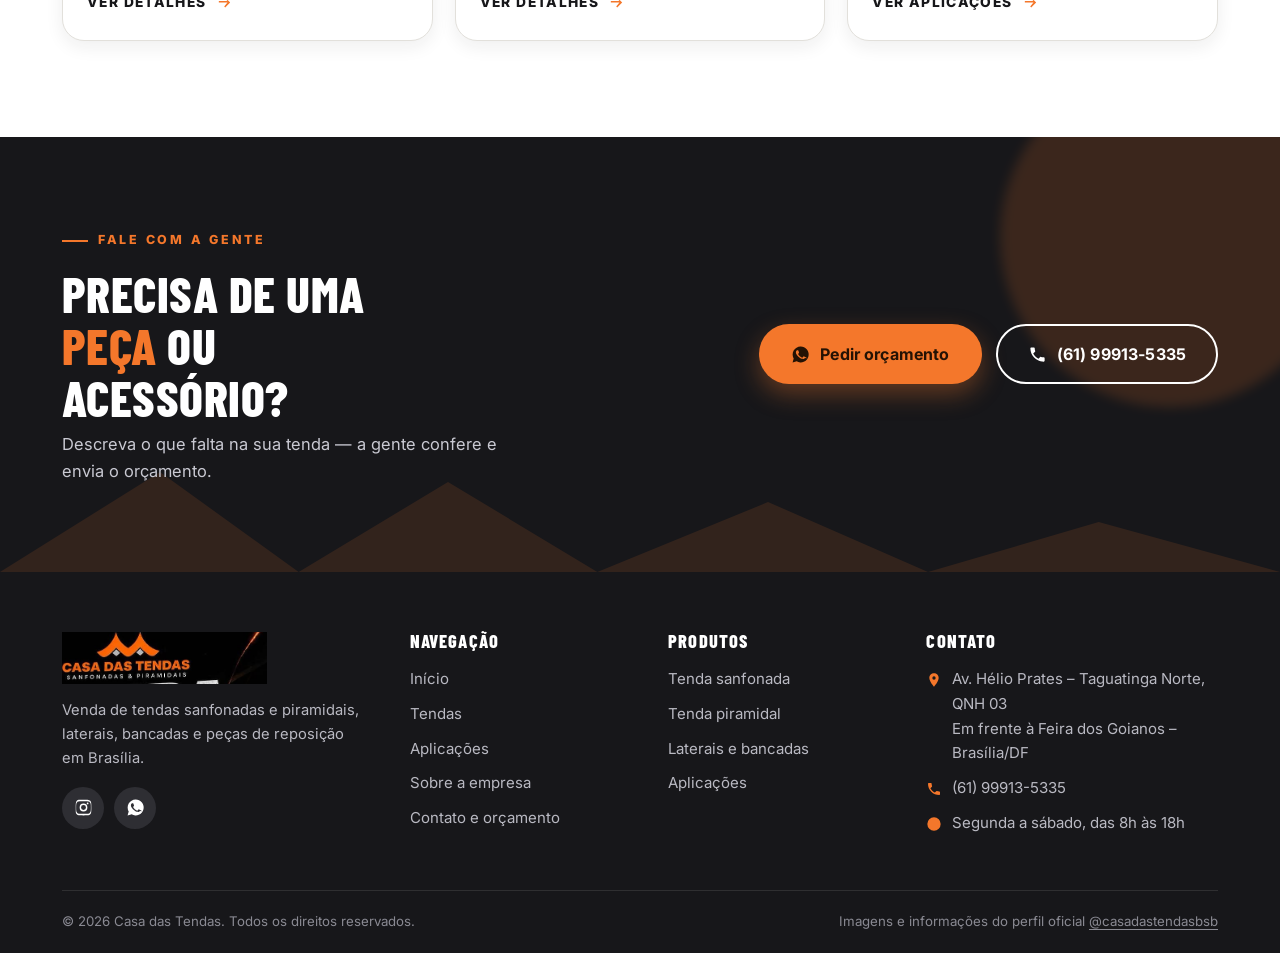
<file: acessorios-e-estruturas.html>
<!DOCTYPE html>
<html lang="pt-BR">
<head>
<meta charset="utf-8">
<meta name="viewport" content="width=device-width, initial-scale=1">
<title>Laterais, Bancadas e Peças de Reposição para Tendas | Casa das Tendas</title>
<meta name="description" content="Fechamentos laterais, bancadas sanfonadas, coberturas e peças de reposição para tendas em Brasília. Lona impermeável e aço galvanizado. Consulte um orçamento.">
<meta name="author" content="Casa das Tendas">
<meta name="robots" content="index, follow">
<link rel="canonical" href="https://ddesites.github.io/casa-das-tendas/acessorios-e-estruturas.html">

<meta property="og:type" content="product">
<meta property="og:locale" content="pt_BR">
<meta property="og:site_name" content="Casa das Tendas">
<meta property="og:title" content="Laterais, Bancadas e Peças – Casa das Tendas | Brasília">
<meta property="og:description" content="Complete a sua tenda com laterais, bancadas, coberturas e peças de reposição. Consulte um orçamento.">
<meta property="og:url" content="https://ddesites.github.io/casa-das-tendas/acessorios-e-estruturas.html">
<meta property="og:image" content="https://ddesites.github.io/casa-das-tendas/img/og-casa-das-tendas.jpg">
<meta name="twitter:card" content="summary_large_image">
<meta name="twitter:title" content="Laterais, Bancadas e Peças – Casa das Tendas">
<meta name="twitter:description" content="Acessórios e peças para tendas. Consulte um orçamento.">
<meta name="twitter:image" content="https://ddesites.github.io/casa-das-tendas/img/og-casa-das-tendas.jpg">
<meta name="theme-color" content="#17171A">

<link rel="icon" href="img/logo-marca.png" type="image/png">
<link rel="apple-touch-icon" href="img/logo-marca.png">
<link rel="preconnect" href="https://fonts.googleapis.com">
<link rel="preconnect" href="https://fonts.gstatic.com" crossorigin>
<link href="https://fonts.googleapis.com/css2?family=Barlow+Condensed:wght@600;700;800&family=Inter:wght@400;500;600;700;800&display=swap" rel="stylesheet">
<link rel="stylesheet" href="css/style.css">

<script type="application/ld+json">
{
  "@context":"https://schema.org",
  "@type":"Product",
  "name":"Laterais, bancadas e peças para tendas",
  "description":"Fechamentos laterais, bancadas sanfonadas, coberturas e peças de reposição para tendas sanfonadas e piramidais.",
  "url":"https://ddesites.github.io/casa-das-tendas/acessorios-e-estruturas.html",
  "image":"https://ddesites.github.io/casa-das-tendas/img/og-casa-das-tendas.jpg",
  "brand":{"@type":"Brand","name":"Casa das Tendas"},
  "offers":{
    "@type":"Offer",
    "priceCurrency":"BRL",
    "price":"0",
    "availability":"https://schema.org/InStock",
    "url":"https://ddesites.github.io/casa-das-tendas/contato.html",
    "description":"Preço sob consulta: consulte um orçamento."
  }
}
</script>
</head>
<body>

<!-- ícones -->
<svg xmlns="http://www.w3.org/2000/svg" style="display:none" aria-hidden="true">
  <symbol id="i-pin" viewBox="0 0 24 24"><path d="M12 2C8.1 2 5 5.1 5 9c0 5.2 7 13 7 13s7-7.8 7-13c0-3.9-3.1-7-7-7zm0 9.5A2.5 2.5 0 1 1 12 6.5a2.5 2.5 0 0 1 0 5z"/></symbol>
  <symbol id="i-clock" viewBox="0 0 24 24"><path d="M12 2a10 10 0 1 0 0 20 10 10 0 0 0 0-20zm1 10.6V6h-2v7.4l5.2 3.1 1-1.7-4.2-2.2z"/></symbol>
  <symbol id="i-phone" viewBox="0 0 24 24"><path d="M6.6 10.8c1.4 2.8 3.8 5.1 6.6 6.6l2.2-2.2c.3-.3.7-.4 1-.2 1.1.4 2.3.6 3.6.6.6 0 1 .4 1 1V20c0 .6-.4 1-1 1C10.6 21 3 13.4 3 4c0-.6.4-1 1-1h3.5c.6 0 1 .4 1 1 0 1.2.2 2.4.6 3.6.1.3 0 .7-.2 1l-2.3 2.2z"/></symbol>
  <symbol id="i-check" viewBox="0 0 24 24"><path d="M9 16.2 4.8 12l-1.4 1.4L9 19 21 7l-1.4-1.4z"/></symbol>
  <symbol id="i-shield" viewBox="0 0 24 24"><path d="M12 2 4 5v6c0 5 3.4 9.7 8 11 4.6-1.3 8-6 8-11V5l-8-3zm-1.2 13.5-3-3 1.4-1.4 1.6 1.6 4.4-4.4L16.6 9l-5.8 6.5z"/></symbol>
  <symbol id="i-truck" viewBox="0 0 24 24"><path d="M3 6h11v9H3V6zm12 3h3.5l2 3v3H15V9zM6.5 18a1.8 1.8 0 1 0 0-3.6 1.8 1.8 0 0 0 0 3.6zm10 0a1.8 1.8 0 1 0 0-3.6 1.8 1.8 0 0 0 0 3.6z"/></symbol>
  <symbol id="i-sun" viewBox="0 0 24 24"><path d="M12 17a5 5 0 1 1 0-10 5 5 0 0 1 0 10zm0-13V2m0 20v-2M4.9 4.9l1.4 1.4m11.4 11.4 1.4 1.4M2 12h2m16 0h2M4.9 19.1l1.4-1.4M17.7 6.3l1.4-1.4" stroke="currentColor" stroke-width="2" stroke-linecap="round" fill="none"/></symbol>
  <symbol id="i-tools" viewBox="0 0 24 24"><path d="m21.7 18.3-6-6a5 5 0 0 1-6.4-6.4l3.3 3.3 2.1-2.1-3.3-3.3a5 5 0 0 1 6.4 6.4l-1.4 1.4 1.4 1.4 1.4-1.4a5 5 0 0 1 2.5 6.7zM4.5 15.5 9 20l-2 2-4.5-4.5a3 3 0 0 1 0-4.2 3 3 0 0 1 2 2z"/></symbol>
  <symbol id="i-colors" viewBox="0 0 24 24"><path d="M12 3a9 9 0 0 0 0 18c1.1 0 2-.9 2-2 0-.5-.2-1-.5-1.3-.3-.4-.5-.8-.5-1.2 0-1.1.9-2 2-2h2.3A4.7 4.7 0 0 0 22 9.8C21.6 6 17.3 3 12 3zM6.5 12a1.5 1.5 0 1 1 0-3 1.5 1.5 0 0 1 0 3zm3-4a1.5 1.5 0 1 1 0-3 1.5 1.5 0 0 1 0 3zm5 0a1.5 1.5 0 1 1 0-3 1.5 1.5 0 0 1 0 3z"/></symbol>
  <symbol id="i-tent" viewBox="0 0 24 24"><path d="M12 2 1.5 21h21L12 2zm0 6.6L17 18H7l5-9.4z"/></symbol>
  <symbol id="i-whats" viewBox="0 0 24 24"><path d="M12 2a10 10 0 0 0-8.6 15L2 22l5.2-1.4A10 10 0 1 0 12 2zm5.8 14.2c-.2.7-1.3 1.3-1.9 1.4-.5.1-1.1.1-1.8-.1-.4-.1-1-.3-1.7-.6-3-1.3-4.9-4.3-5-4.5-.2-.2-1.2-1.6-1.2-3s.7-2.1 1-2.4c.3-.3.6-.4.8-.4h.6c.2 0 .4 0 .6.5l.9 2.1c.1.2.1.4 0 .6l-.4.6-.5.6c-.2.2-.3.4-.1.7.2.3.9 1.5 2 2.4 1.4 1.2 2.5 1.6 2.9 1.8.3.1.5.1.7-.1l1.1-1.3c.2-.3.5-.2.8-.1l2.1 1c.4.2.6.3.7.5.1.1.1.7-.1 1.3z"/></symbol>
  <symbol id="i-insta" viewBox="0 0 24 24"><path d="M12 2.2c3.2 0 3.6 0 4.9.1 1.2.1 1.8.2 2.2.4.6.2 1 .5 1.4.9.4.4.7.8.9 1.4.2.4.4 1 .4 2.2.1 1.3.1 1.7.1 4.9s0 3.6-.1 4.9c-.1 1.2-.2 1.8-.4 2.2-.2.6-.5 1-.9 1.4-.4.4-.8.7-1.4.9-.4.2-1 .4-2.2.4-1.3.1-1.7.1-4.9.1s-3.6 0-4.9-.1c-1.2-.1-1.8-.2-2.2-.4-.6-.2-1-.5-1.4-.9-.4-.4-.7-.8-.9-1.4-.2-.4-.4-1-.4-2.2C2.2 15.6 2.2 15.2 2.2 12s0-3.6.1-4.9c.1-1.2.2-1.8.4-2.2.2-.6.5-1 .9-1.4.4-.4.8-.7 1.4-.9.4-.2 1-.4 2.2-.4C8.4 2.2 8.8 2.2 12 2.2zm0 1.8c-3.1 0-3.5 0-4.7.1-1.1.1-1.7.2-2.1.4-.5.2-.9.4-1.2.8-.4.3-.6.7-.8 1.2-.2.4-.3 1-.4 2.1C2.7 9.8 2.7 10.2 2.7 12s0 2.2.1 3.4c.1 1.1.2 1.7.4 2.1.2.5.4.9.8 1.2.3.4.7.6 1.2.8.4.2 1 .3 2.1.4 1.2.1 1.6.1 4.7.1s3.5 0 4.7-.1c1.1-.1 1.7-.2 2.1-.4.5-.2.9-.4 1.2-.8.4-.3.6-.7.8-1.2.2-.4.3-1 .4-2.1.1-1.2.1-1.6.1-3.4s0-2.2-.1-3.4c-.1-1.1-.2-1.7-.4-2.1-.2-.5-.4-.9-.8-1.2-.3-.4-.7-.6-1.2-.8-.4-.2-1-.3-2.1-.4-1.2-.1-1.6-.1-4.7-.1zm0 3.1a4.9 4.9 0 1 1 0 9.8 4.9 4.9 0 0 1 0-9.8zm0 8a3.1 3.1 0 1 0 0-6.2 3.1 3.1 0 0 0 0 6.2zm6.3-8.2a1.1 1.1 0 1 1-2.2 0 1.1 1.1 0 0 1 2.2 0z"/></symbol>
  <symbol id="i-arrow" viewBox="0 0 24 24"><path d="M13 5l7 7-7 7-1.4-1.4L16.2 12H4v-2h12.2l-4.6-4.6L13 5z"/></symbol>
  <symbol id="i-calendar" viewBox="0 0 24 24"><path d="M7 2v2H5a2 2 0 0 0-2 2v13a2 2 0 0 0 2 2h14a2 2 0 0 0 2-2V6a2 2 0 0 0-2-2h-2V2h-2v2H9V2H7zm12 8v9H5v-9h14z"/></symbol>
  <symbol id="i-store" viewBox="0 0 24 24"><path d="M4 4h16l1.5 5.2a3.2 3.2 0 0 1-6.2 1.2 3.2 3.2 0 0 1-6 0 3.2 3.2 0 0 1-6.2-1.2L4 4zm1 8.5V20h6v-5h2v5h6v-7.5a4.7 4.7 0 0 1-3.9-.9 4.7 4.7 0 0 1-6.2 0A4.7 4.7 0 0 1 5 12.5z"/></symbol>
  <symbol id="i-users" viewBox="0 0 24 24"><path d="M9 11a4 4 0 1 0 0-8 4 4 0 0 0 0 8zm0 2c-3.3 0-7 1.7-7 4v3h14v-3c0-2.3-3.7-4-7-4zm8-2a3 3 0 1 0-2.5-4.7A6 6 0 0 1 16 11zm1.5 3c-.5 0-1 0-1.5.1 1.3.9 2 2.1 2 3.4V20h4v-3c0-2.3-2.7-4-4.5-4z"/></symbol>
  <symbol id="i-mail" viewBox="0 0 24 24"><path d="M3 5h18a1 1 0 0 1 1 1v12a1 1 0 0 1-1 1H3a1 1 0 0 1-1-1V6a1 1 0 0 1 1-1zm9 7.2L20 7H4l8 5.2zM4 9.1V17h16V9.1l-8 5.3-8-5.3z"/></symbol>
  <symbol id="i-play" viewBox="0 0 24 24"><path d="M8 5v14l11-7z"/></symbol>
  <symbol id="i-star" viewBox="0 0 24 24"><path d="m12 2 3 6.6 7 .9-5.2 4.8 1.4 7L12 17.8 5.8 21.3l1.4-7L2 9.5l7-.9L12 2z"/></symbol>
</svg>

<div class="topbar">
  <div class="container">
    <span><svg><use href="#i-pin"/></svg> Av. Hélio Prates – Taguatinga Norte, QNH 03</span>
    <span><svg><use href="#i-clock"/></svg> Segunda a sábado, das 8h às 18h</span>
    <a href="tel:+5561999135335" data-whats data-local="topo"><svg><use href="#i-phone"/></svg> (61) 99913-5335</a>
  </div>
</div>

<header class="site-header">
  <div class="container header-inner">
    <a class="logo" href="index.html" aria-label="Casa das Tendas – página inicial">
      <img src="img/logo.png" alt="Casa das Tendas – Sanfonadas e Piramidais" width="505" height="128">
    </a>

    <nav class="nav" id="nav-principal" aria-label="Navegação principal">
      <a href="index.html">Início</a>
      <a href="tendas.html" aria-current="page">Tendas</a>
      <a href="aplicacoes.html">Aplicações</a>
      <a href="sobre.html">Sobre</a>
      <a href="contato.html">Contato</a>
      <a class="btn btn-primario btn-sm" href="contato.html" style="margin-top:14px" data-whats data-local="menu">Pedir orçamento</a>
    </nav>

    <div class="header-cta">
      <a class="btn btn-primario btn-sm" href="contato.html" data-whats data-local="header">Pedir orçamento</a>
      <button class="btn-menu" type="button" aria-label="Abrir menu" aria-controls="nav-principal" aria-expanded="false">
        <span></span><span></span><span></span>
      </button>
    </div>
  </div>
</header>
<div class="overlay-menu"></div>

<main>

  <!-- ================= BANNER ================= -->
  <section class="banner-pagina">
    <img class="fundo" src="img/tendas-personalizadas-laterais.jpg" alt="" aria-hidden="true">
    <div class="container">
      <div class="migalha"><a href="index.html">Início</a> / <a href="tendas.html">Tendas</a> / Laterais e estruturas</div>
      <h1>Laterais, bancadas e <span style="color:#F4772B">peças</span></h1>
      <p>Complete a sua tenda com fechamentos laterais, bancadas de atendimento, coberturas de reposição e peças de manutenção.</p>
    </div>
  </section>

  <!-- ================= DETALHE ================= -->
  <section class="section">
    <div class="container">
      <div class="detalhe">

        <div class="galeria-prod">
          <div class="principal">
            <img data-img-principal src="img/tendas-personalizadas-laterais.jpg" alt="Tendas com fechamentos laterais personalizados com a marca do cliente">
          </div>
          <div class="miniaturas">
            <button type="button" data-src="img/tendas-personalizadas-laterais.jpg" data-alt="Tendas com fechamentos laterais personalizados com a marca do cliente" aria-pressed="true" aria-label="Ver foto: laterais personalizadas">
              <img src="img/tendas-personalizadas-laterais.jpg" alt="" loading="lazy">
            </button>
            <button type="button" data-src="img/tenda-completa-lateral.jpg" data-alt="Tenda com fechamento lateral instalado" aria-pressed="false" aria-label="Ver foto: tenda com lateral">
              <img src="img/tenda-completa-lateral.jpg" alt="" loading="lazy">
            </button>
            <button type="button" data-src="img/estrutura-sanfonada.jpg" data-alt="Estrutura interna de tenda sanfonada em aço galvanizado" aria-pressed="false" aria-label="Ver foto: estrutura">
              <img src="img/estrutura-sanfonada.jpg" alt="" loading="lazy">
            </button>
            <button type="button" data-src="img/exposicao-tendas.jpg" data-alt="Exposição de tendas e acessórios em frente à loja" aria-pressed="false" aria-label="Ver foto: exposição">
              <img src="img/exposicao-tendas.jpg" alt="" loading="lazy">
            </button>
          </div>
        </div>

        <div class="info-prod">
          <span class="selo"><svg><use href="#i-check"/></svg> Peças sob consulta – consulte disponibilidade</span>

          <p class="preco"><span class="valor">Consulte um orçamento</span></p>

          <p>Da lateral que transforma a barraca em estande à lona nova que devolve a proteção à tenda velha: temos a linha completa de complementos e peças, com orientação da nossa equipe.</p>

          <ul class="especificacoes">
            <li><span>Laterais</span><span>Lisas ou personalizadas</span></li>
            <li><span>Bancadas</span><span>Bancadas sanfonadas</span></li>
            <li><span>Coberturas</span><span>Lona de cobertura nova</span></li>
            <li><span>Peças</span><span>Reposição da estrutura</span></li>
            <li><span>Material</span><span>Lona impermeável e aço galvanizado</span></li>
            <li><span>Compatibilidade</span><span>Sanfonadas e piramidais</span></li>
          </ul>

          <div class="aviso">
            Preços sob consulta: cada peça varia conforme o modelo e a quantidade. Peça um orçamento e consulte a disponibilidade.
          </div>

          <div class="hero-acoes" style="margin-top:22px">
            <a class="btn btn-primario" href="contato.html" data-whats data-local="produto-acessorios">
              <svg><use href="#i-whats"/></svg> Consultar peças e acessórios
            </a>
            <a class="btn btn-contorno-escuro" href="tendas.html">
              Ver catálogo <svg><use href="#i-arrow"/></svg>
            </a>
          </div>

          <p style="margin-top:18px;font-size:.92rem;color:var(--texto-suave)">
            Prefere falar agora?
            <a href="https://wa.me/5561999135335?text=Ol%C3%A1!%20Vim%20pelo%20site%20e%20quero%20consultar%20laterais%2C%20bancadas%20e%20pe%C3%A7as%20de%20reposi%C3%A7%C3%A3o."
               target="_blank" rel="noopener" data-whats data-local="produto-acessorios-zap" style="font-weight:700">Chame no WhatsApp (61) 99913-5335</a>.
          </p>
        </div>

      </div>
    </div>
  </section>

  <!-- ================= LINHAS ================= -->
  <section class="section clara" id="estruturas">
    <div class="container">
      <div class="section-head">
        <span class="eyebrow">Linha completa</span>
        <h2>Tudo para montar, completar e manter</h2>
        <p>Fale com a equipe informando o modelo da sua tenda: verificamos a compatibilidade da peça.</p>
        <svg class="linha-picos" viewBox="0 0 150 16" aria-hidden="true"><path d="M0 16 30 2l24 14L82 2l24 14 20-9 24 9H0z"/></svg>
      </div>

      <div class="grid-produtos">
        <article class="card-prod">
          <div class="midia">
            <img src="img/tenda-completa-lateral.jpg" alt="Tenda com fechamento lateral instalado" loading="lazy">
            <span class="tag">Fechamento</span>
          </div>
          <div class="corpo">
            <h3>Laterais</h3>
            <p>Fechamentos em lona para proteger do vento, do sol e para virar um estande fechado.</p>
            <ul class="detalhes">
              <li>Lisa ou personalizada</li>
              <li>Fixação na estrutura da tenda</li>
              <li>Lona impermeável</li>
            </ul>
            <a class="card-link" href="contato.html" data-whats data-local="lateral">Consulte um orçamento <svg><use href="#i-arrow"/></svg></a>
          </div>
        </article>

        <article class="card-prod">
          <div class="midia">
            <img src="img/tendas-personalizadas-laterais.jpg" alt="Bancadas de atendimento em tendas" loading="lazy">
            <span class="tag">Atendimento</span>
          </div>
          <div class="corpo">
            <h3>Bancadas</h3>
            <p>Bancadas sanfonadas para venda, recepção e montagem de estandes.</p>
            <ul class="detalhes">
              <li>Abertura tipo sanfona</li>
              <li>Facilidade de transporte</li>
              <li>Consulte modelos</li>
            </ul>
            <a class="card-link" href="contato.html" data-whats data-local="bancada">Consulte um orçamento <svg><use href="#i-arrow"/></svg></a>
          </div>
        </article>

        <article class="card-prod">
          <div class="midia">
            <img src="img/estrutura-sanfonada.jpg" alt="Estrutura de tenda sanfonada em aço galvanizado" loading="lazy">
            <span class="tag">Manutenção</span>
          </div>
          <div class="corpo">
            <h3>Coberturas e peças</h3>
            <p>Lona de cobertura nova, telha de topo e peças de reposição para manter a tenda em dia.</p>
            <ul class="detalhes">
              <li>Peças avulsas</li>
              <li>Suporte pós-venda</li>
              <li>Orientação de troca</li>
            </ul>
            <a class="card-link" href="contato.html" data-whats data-local="pecas">Consulte um orçamento <svg><use href="#i-arrow"/></svg></a>
          </div>
        </article>
      </div>
    </div>
  </section>

  <!-- ================= RELACIONADOS ================= -->
  <section class="section">
    <div class="container">
      <div class="section-head">
        <span class="eyebrow">Combina com</span>
        <h2>Outros produtos para o seu projeto</h2>
      </div>

      <div class="relacionados">
        <article class="card-prod">
          <div class="midia">
            <img src="img/rua-tendas.jpg" alt="Tendas sanfonadas coloridas" loading="lazy">
            <span class="tag">Mais vendidas</span>
          </div>
          <div class="corpo">
            <h3>Tenda sanfonada</h3>
            <p>Montagem rápida em tamanhos de 2x2 a 6x3.</p>
            <a class="card-link" href="tenda-sanfonada.html">Ver detalhes <svg><use href="#i-arrow"/></svg></a>
          </div>
        </article>
        <article class="card-prod">
          <div class="midia">
            <img src="img/piramidal-branca.jpg" alt="Tenda piramidal branca" loading="lazy">
            <span class="tag">Elegante</span>
          </div>
          <div class="corpo">
            <h3>Tenda piramidal</h3>
            <p>Pico alto e acabamento premium.</p>
            <a class="card-link" href="tenda-piramidal.html">Ver detalhes <svg><use href="#i-arrow"/></svg></a>
          </div>
        </article>
        <article class="card-prod">
          <div class="midia">
            <img src="img/evento-casamento.jpg" alt="Tenda montada para evento social" loading="lazy">
            <span class="tag">Eventos</span>
          </div>
          <div class="corpo">
            <h3>Aplicações</h3>
            <p>Veja como os nossos clientes usam as estruturas.</p>
            <a class="card-link" href="aplicacoes.html">Ver aplicações <svg><use href="#i-arrow"/></svg></a>
          </div>
        </article>
      </div>
    </div>
  </section>

  <!-- ================= CHAMADA FINAL ================= -->
  <section class="cta-final">
    <svg class="pico-fundo" viewBox="0 0 1200 120" preserveAspectRatio="none" aria-hidden="true">
      <path d="M0 120 150 20l130 100L420 30l140 90 160-70 150 70 160-50 170 50v10H0z" fill="#F4772B"/>
    </svg>
    <div class="container">
      <div>
        <span class="eyebrow">Fale com a gente</span>
        <h2>Precisa de uma <span>peça</span> ou acessório?</h2>
        <p>Descreva o que falta na sua tenda — a gente confere e envia o orçamento.</p>
      </div>
      <div class="cta-acoes">
        <a class="btn btn-primario" href="contato.html" data-whats data-local="cta-acessorios">
          <svg><use href="#i-whats"/></svg> Pedir orçamento
        </a>
        <a class="btn btn-contorno" href="tel:+5561999135335" data-whats data-local="cta-acessorios-telefone">
          <svg><use href="#i-phone"/></svg> (61) 99913-5335
        </a>
      </div>
    </div>
  </section>

</main>

<footer class="site-footer">
  <div class="container">
    <div class="footer-grid">
      <div class="footer-logo">
        <img src="img/logo.png" alt="Casa das Tendas" width="505" height="128" loading="lazy">
        <p>Venda de tendas sanfonadas e piramidais, laterais, bancadas e peças de reposição em Brasília.</p>
        <div class="redes">
          <a href="https://www.instagram.com/casadastendasbsb/" target="_blank" rel="noopener" aria-label="Instagram da Casa das Tendas"><svg><use href="#i-insta"/></svg></a>
          <a href="https://wa.me/5561999135335" target="_blank" rel="noopener" aria-label="WhatsApp da Casa das Tendas" data-whats data-local="rodape"><svg><use href="#i-whats"/></svg></a>
        </div>
      </div>

      <div>
        <h3>Navegação</h3>
        <ul>
          <li><a href="index.html">Início</a></li>
          <li><a href="tendas.html">Tendas</a></li>
          <li><a href="aplicacoes.html">Aplicações</a></li>
          <li><a href="sobre.html">Sobre a empresa</a></li>
          <li><a href="contato.html">Contato e orçamento</a></li>
        </ul>
      </div>

      <div>
        <h3>Produtos</h3>
        <ul>
          <li><a href="tenda-sanfonada.html">Tenda sanfonada</a></li>
          <li><a href="tenda-piramidal.html">Tenda piramidal</a></li>
          <li><a href="acessorios-e-estruturas.html">Laterais e bancadas</a></li>
          <li><a href="aplicacoes.html">Aplicações</a></li>
        </ul>
      </div>

      <div>
        <h3>Contato</h3>
        <ul class="footer-contato">
          <li><svg><use href="#i-pin"/></svg><span>Av. Hélio Prates – Taguatinga Norte, QNH 03<br>Em frente à Feira dos Goianos – Brasília/DF</span></li>
          <li><svg><use href="#i-phone"/></svg><a href="tel:+5561999135335">(61) 99913-5335</a></li>
          <li><svg><use href="#i-clock"/></svg><span>Segunda a sábado, das 8h às 18h</span></li>
        </ul>
      </div>
    </div>

    <div class="footer-bottom">
      <span>© <span id="ano">2026</span> Casa das Tendas. Todos os direitos reservados.</span>
      <span>Imagens e informações do perfil oficial <a href="https://www.instagram.com/casadastendasbsb/" target="_blank" rel="noopener">@casadastendasbsb</a></span>
    </div>
  </div>
</footer>

<a class="whats-float" href="https://wa.me/5561999135335?text=Ol%C3%A1!%20Vim%20pelo%20site%20e%20quero%20um%20or%C3%A7amento%20de%20tenda."
   target="_blank" rel="noopener" aria-label="Falar no WhatsApp" data-whats data-local="flutuante">
  <span class="dica">Fale no WhatsApp</span>
  <svg><use href="#i-whats"/></svg>
</a>

<script src="js/main.js"></script>
<script>
  document.getElementById('ano').textContent = new Date().getFullYear();
</script>
</body>
</html>
</file>
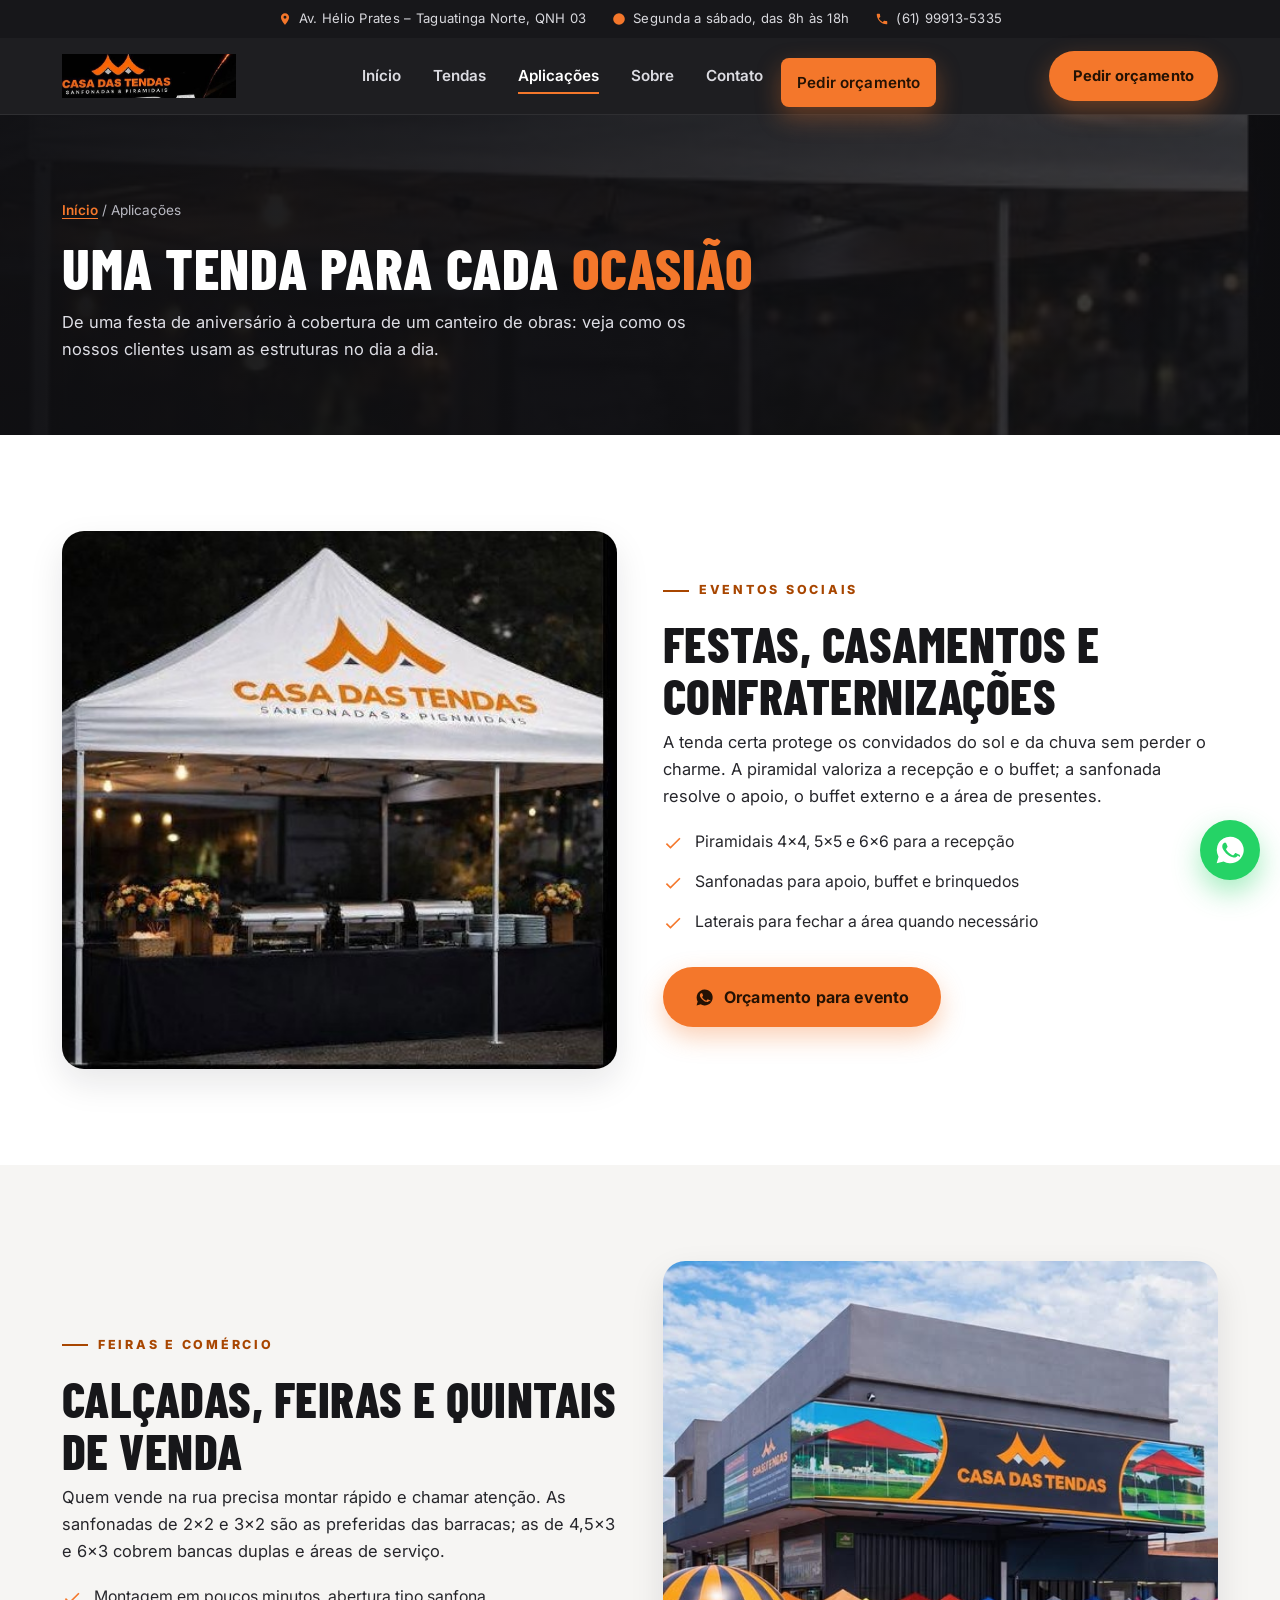
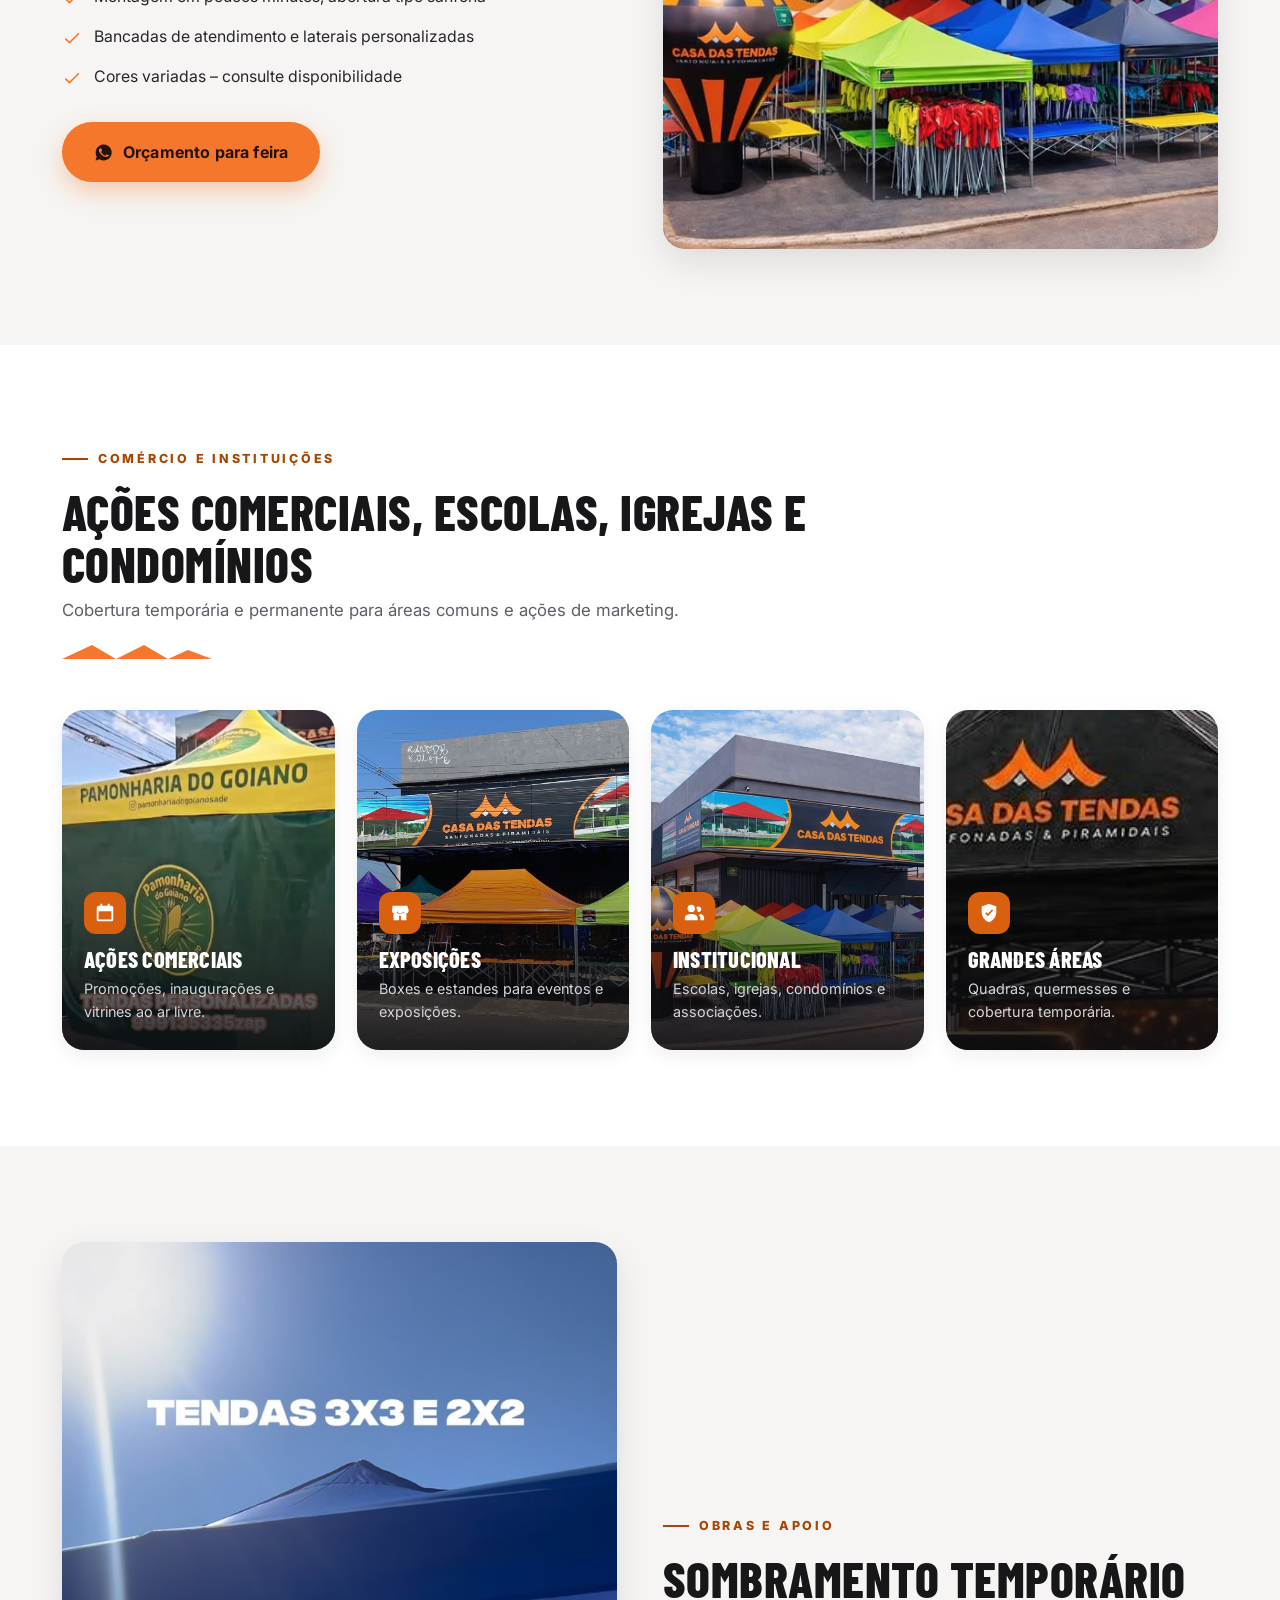
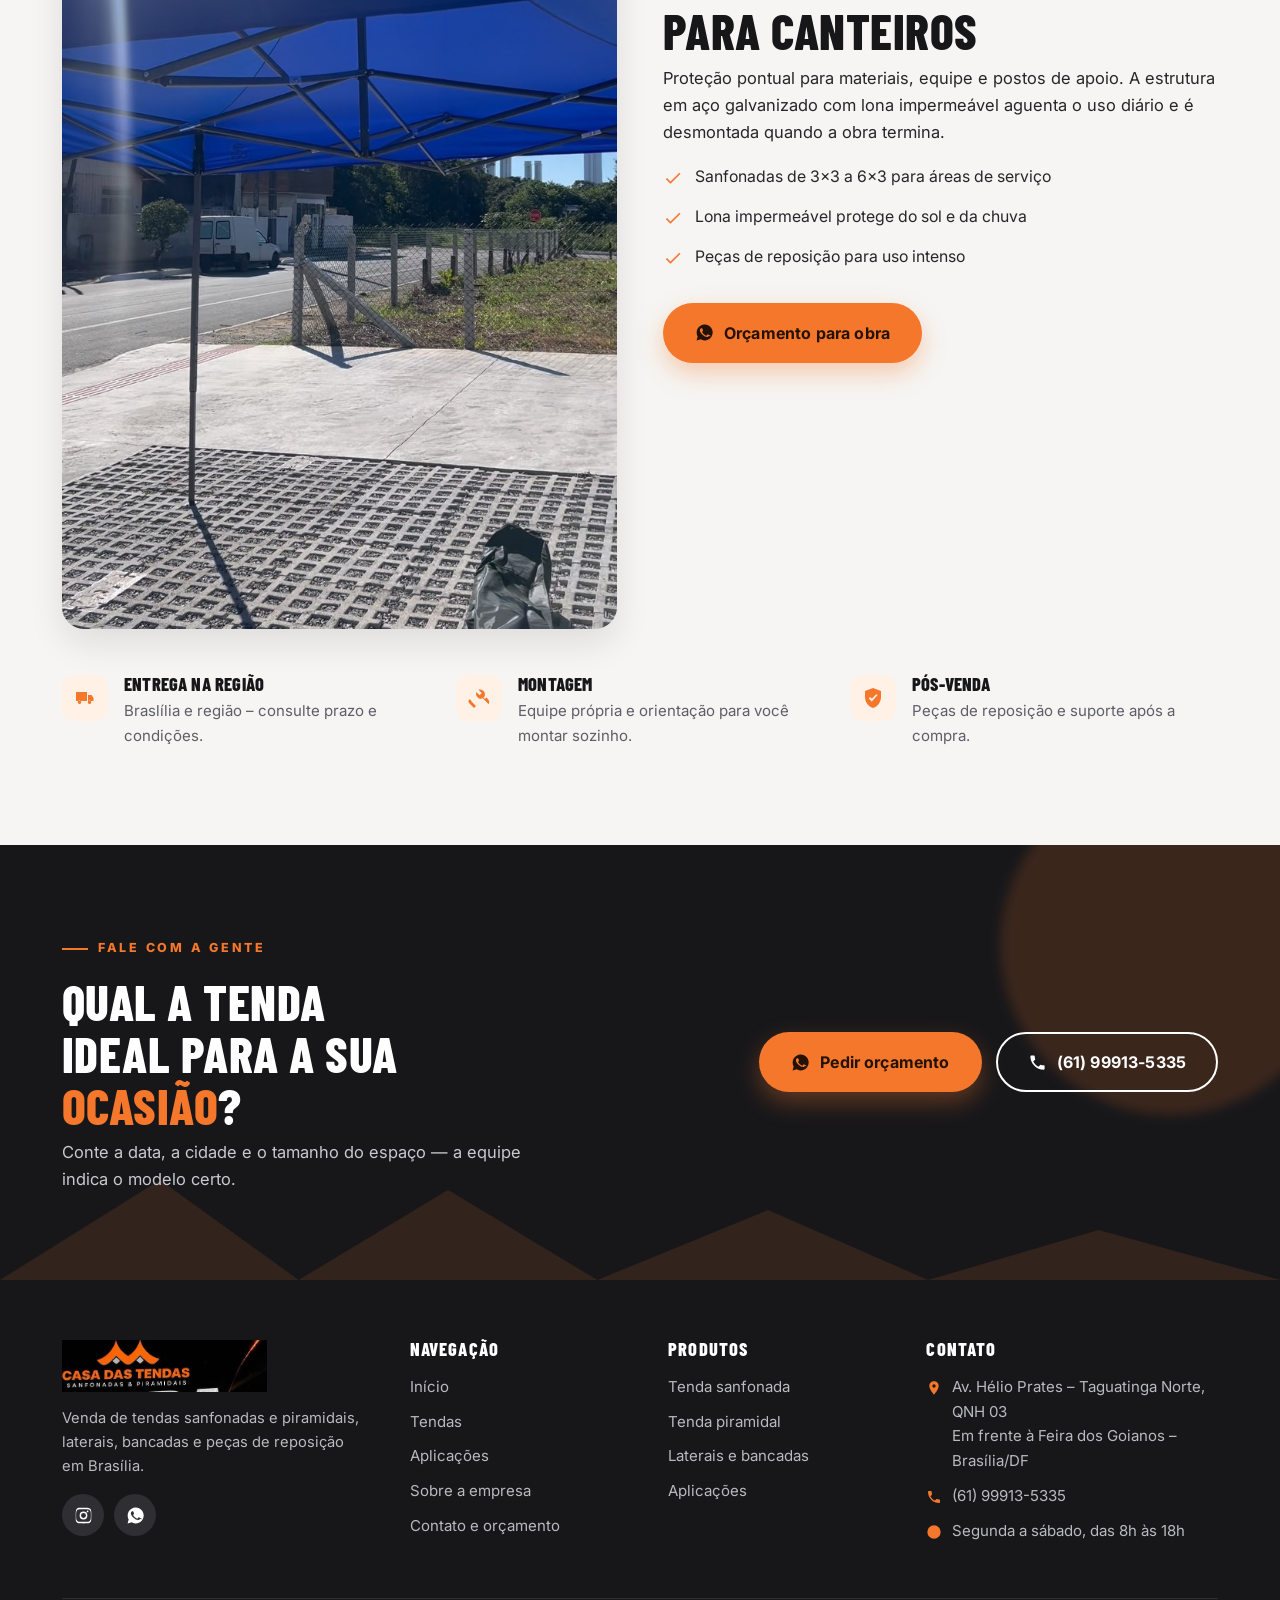
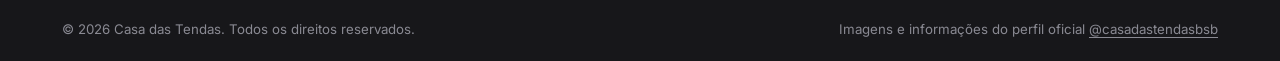
<file: aplicacoes.html>
<!DOCTYPE html>
<html lang="pt-BR">
<head>
<meta charset="utf-8">
<meta name="viewport" content="width=device-width, initial-scale=1">
<title>Aplicações: Festas, Feiras, Obras e Eventos | Casa das Tendas – Brasília</title>
<meta name="description" content="Veja como usar tendas sanfonadas e piramidais: eventos sociais, feiras, ações comerciais, obras, condomínios e cobertura temporária em Brasília. Consulte um orçamento.">
<meta name="author" content="Casa das Tendas">
<meta name="robots" content="index, follow">
<link rel="canonical" href="https://ddesites.github.io/casa-das-tendas/aplicacoes.html">

<meta property="og:type" content="website">
<meta property="og:locale" content="pt_BR">
<meta property="og:site_name" content="Casa das Tendas">
<meta property="og:title" content="Aplicações de Tendas – Casa das Tendas | Brasília">
<meta property="og:description" content="Festas, feiras, obras, condomínios e eventos: descubra a tenda ideal para cada ocasião.">
<meta property="og:url" content="https://ddesites.github.io/casa-das-tendas/aplicacoes.html">
<meta property="og:image" content="https://ddesites.github.io/casa-das-tendas/img/og-casa-das-tendas.jpg">
<meta name="twitter:card" content="summary_large_image">
<meta name="twitter:title" content="Aplicações de Tendas – Casa das Tendas">
<meta name="twitter:description" content="Uma tenda para cada tipo de ocasião. Consulte um orçamento.">
<meta name="twitter:image" content="https://ddesites.github.io/casa-das-tendas/img/og-casa-das-tendas.jpg">
<meta name="theme-color" content="#17171A">

<link rel="icon" href="img/logo-marca.png" type="image/png">
<link rel="apple-touch-icon" href="img/logo-marca.png">
<link rel="preconnect" href="https://fonts.googleapis.com">
<link rel="preconnect" href="https://fonts.gstatic.com" crossorigin>
<link href="https://fonts.googleapis.com/css2?family=Barlow+Condensed:wght@600;700;800&family=Inter:wght@400;500;600;700;800&display=swap" rel="stylesheet">
<link rel="stylesheet" href="css/style.css">

<script type="application/ld+json">
{
  "@context":"https://schema.org",
  "@type":"WebPage",
  "name":"Aplicações de Tendas – Casa das Tendas",
  "url":"https://ddesites.github.io/casa-das-tendas/aplicacoes.html",
  "description":"Aplicações de tendas para eventos, feiras, comércio, obras e instituições em Brasília.",
  "image":"https://ddesites.github.io/casa-das-tendas/img/og-casa-das-tendas.jpg"
}
</script>
</head>
<body>

<!-- ícones -->
<svg xmlns="http://www.w3.org/2000/svg" style="display:none" aria-hidden="true">
  <symbol id="i-pin" viewBox="0 0 24 24"><path d="M12 2C8.1 2 5 5.1 5 9c0 5.2 7 13 7 13s7-7.8 7-13c0-3.9-3.1-7-7-7zm0 9.5A2.5 2.5 0 1 1 12 6.5a2.5 2.5 0 0 1 0 5z"/></symbol>
  <symbol id="i-clock" viewBox="0 0 24 24"><path d="M12 2a10 10 0 1 0 0 20 10 10 0 0 0 0-20zm1 10.6V6h-2v7.4l5.2 3.1 1-1.7-4.2-2.2z"/></symbol>
  <symbol id="i-phone" viewBox="0 0 24 24"><path d="M6.6 10.8c1.4 2.8 3.8 5.1 6.6 6.6l2.2-2.2c.3-.3.7-.4 1-.2 1.1.4 2.3.6 3.6.6.6 0 1 .4 1 1V20c0 .6-.4 1-1 1C10.6 21 3 13.4 3 4c0-.6.4-1 1-1h3.5c.6 0 1 .4 1 1 0 1.2.2 2.4.6 3.6.1.3 0 .7-.2 1l-2.3 2.2z"/></symbol>
  <symbol id="i-check" viewBox="0 0 24 24"><path d="M9 16.2 4.8 12l-1.4 1.4L9 19 21 7l-1.4-1.4z"/></symbol>
  <symbol id="i-shield" viewBox="0 0 24 24"><path d="M12 2 4 5v6c0 5 3.4 9.7 8 11 4.6-1.3 8-6 8-11V5l-8-3zm-1.2 13.5-3-3 1.4-1.4 1.6 1.6 4.4-4.4L16.6 9l-5.8 6.5z"/></symbol>
  <symbol id="i-truck" viewBox="0 0 24 24"><path d="M3 6h11v9H3V6zm12 3h3.5l2 3v3H15V9zM6.5 18a1.8 1.8 0 1 0 0-3.6 1.8 1.8 0 0 0 0 3.6zm10 0a1.8 1.8 0 1 0 0-3.6 1.8 1.8 0 0 0 0 3.6z"/></symbol>
  <symbol id="i-sun" viewBox="0 0 24 24"><path d="M12 17a5 5 0 1 1 0-10 5 5 0 0 1 0 10zm0-13V2m0 20v-2M4.9 4.9l1.4 1.4m11.4 11.4 1.4 1.4M2 12h2m16 0h2M4.9 19.1l1.4-1.4M17.7 6.3l1.4-1.4" stroke="currentColor" stroke-width="2" stroke-linecap="round" fill="none"/></symbol>
  <symbol id="i-tools" viewBox="0 0 24 24"><path d="m21.7 18.3-6-6a5 5 0 0 1-6.4-6.4l3.3 3.3 2.1-2.1-3.3-3.3a5 5 0 0 1 6.4 6.4l-1.4 1.4 1.4 1.4 1.4-1.4a5 5 0 0 1 2.5 6.7zM4.5 15.5 9 20l-2 2-4.5-4.5a3 3 0 0 1 0-4.2 3 3 0 0 1 2 2z"/></symbol>
  <symbol id="i-colors" viewBox="0 0 24 24"><path d="M12 3a9 9 0 0 0 0 18c1.1 0 2-.9 2-2 0-.5-.2-1-.5-1.3-.3-.4-.5-.8-.5-1.2 0-1.1.9-2 2-2h2.3A4.7 4.7 0 0 0 22 9.8C21.6 6 17.3 3 12 3zM6.5 12a1.5 1.5 0 1 1 0-3 1.5 1.5 0 0 1 0 3zm3-4a1.5 1.5 0 1 1 0-3 1.5 1.5 0 0 1 0 3zm5 0a1.5 1.5 0 1 1 0-3 1.5 1.5 0 0 1 0 3z"/></symbol>
  <symbol id="i-tent" viewBox="0 0 24 24"><path d="M12 2 1.5 21h21L12 2zm0 6.6L17 18H7l5-9.4z"/></symbol>
  <symbol id="i-whats" viewBox="0 0 24 24"><path d="M12 2a10 10 0 0 0-8.6 15L2 22l5.2-1.4A10 10 0 1 0 12 2zm5.8 14.2c-.2.7-1.3 1.3-1.9 1.4-.5.1-1.1.1-1.8-.1-.4-.1-1-.3-1.7-.6-3-1.3-4.9-4.3-5-4.5-.2-.2-1.2-1.6-1.2-3s.7-2.1 1-2.4c.3-.3.6-.4.8-.4h.6c.2 0 .4 0 .6.5l.9 2.1c.1.2.1.4 0 .6l-.4.6-.5.6c-.2.2-.3.4-.1.7.2.3.9 1.5 2 2.4 1.4 1.2 2.5 1.6 2.9 1.8.3.1.5.1.7-.1l1.1-1.3c.2-.3.5-.2.8-.1l2.1 1c.4.2.6.3.7.5.1.1.1.7-.1 1.3z"/></symbol>
  <symbol id="i-insta" viewBox="0 0 24 24"><path d="M12 2.2c3.2 0 3.6 0 4.9.1 1.2.1 1.8.2 2.2.4.6.2 1 .5 1.4.9.4.4.7.8.9 1.4.2.4.4 1 .4 2.2.1 1.3.1 1.7.1 4.9s0 3.6-.1 4.9c-.1 1.2-.2 1.8-.4 2.2-.2.6-.5 1-.9 1.4-.4.4-.8.7-1.4.9-.4.2-1 .4-2.2.4-1.3.1-1.7.1-4.9.1s-3.6 0-4.9-.1c-1.2-.1-1.8-.2-2.2-.4-.6-.2-1-.5-1.4-.9-.4-.4-.7-.8-.9-1.4-.2-.4-.4-1-.4-2.2C2.2 15.6 2.2 15.2 2.2 12s0-3.6.1-4.9c.1-1.2.2-1.8.4-2.2.2-.6.5-1 .9-1.4.4-.4.8-.7 1.4-.9.4-.2 1-.4 2.2-.4C8.4 2.2 8.8 2.2 12 2.2zm0 1.8c-3.1 0-3.5 0-4.7.1-1.1.1-1.7.2-2.1.4-.5.2-.9.4-1.2.8-.4.3-.6.7-.8 1.2-.2.4-.3 1-.4 2.1C2.7 9.8 2.7 10.2 2.7 12s0 2.2.1 3.4c.1 1.1.2 1.7.4 2.1.2.5.4.9.8 1.2.3.4.7.6 1.2.8.4.2 1 .3 2.1.4 1.2.1 1.6.1 4.7.1s3.5 0 4.7-.1c1.1-.1 1.7-.2 2.1-.4.5-.2.9-.4 1.2-.8.4-.3.6-.7.8-1.2.2-.4.3-1 .4-2.1.1-1.2.1-1.6.1-3.4s0-2.2-.1-3.4c-.1-1.1-.2-1.7-.4-2.1-.2-.5-.4-.9-.8-1.2-.3-.4-.7-.6-1.2-.8-.4-.2-1-.3-2.1-.4-1.2-.1-1.6-.1-4.7-.1zm0 3.1a4.9 4.9 0 1 1 0 9.8 4.9 4.9 0 0 1 0-9.8zm0 8a3.1 3.1 0 1 0 0-6.2 3.1 3.1 0 0 0 0 6.2zm6.3-8.2a1.1 1.1 0 1 1-2.2 0 1.1 1.1 0 0 1 2.2 0z"/></symbol>
  <symbol id="i-arrow" viewBox="0 0 24 24"><path d="M13 5l7 7-7 7-1.4-1.4L16.2 12H4v-2h12.2l-4.6-4.6L13 5z"/></symbol>
  <symbol id="i-calendar" viewBox="0 0 24 24"><path d="M7 2v2H5a2 2 0 0 0-2 2v13a2 2 0 0 0 2 2h14a2 2 0 0 0 2-2V6a2 2 0 0 0-2-2h-2V2h-2v2H9V2H7zm12 8v9H5v-9h14z"/></symbol>
  <symbol id="i-store" viewBox="0 0 24 24"><path d="M4 4h16l1.5 5.2a3.2 3.2 0 0 1-6.2 1.2 3.2 3.2 0 0 1-6 0 3.2 3.2 0 0 1-6.2-1.2L4 4zm1 8.5V20h6v-5h2v5h6v-7.5a4.7 4.7 0 0 1-3.9-.9 4.7 4.7 0 0 1-6.2 0A4.7 4.7 0 0 1 5 12.5z"/></symbol>
  <symbol id="i-users" viewBox="0 0 24 24"><path d="M9 11a4 4 0 1 0 0-8 4 4 0 0 0 0 8zm0 2c-3.3 0-7 1.7-7 4v3h14v-3c0-2.3-3.7-4-7-4zm8-2a3 3 0 1 0-2.5-4.7A6 6 0 0 1 16 11zm1.5 3c-.5 0-1 0-1.5.1 1.3.9 2 2.1 2 3.4V20h4v-3c0-2.3-2.7-4-4.5-4z"/></symbol>
  <symbol id="i-mail" viewBox="0 0 24 24"><path d="M3 5h18a1 1 0 0 1 1 1v12a1 1 0 0 1-1 1H3a1 1 0 0 1-1-1V6a1 1 0 0 1 1-1zm9 7.2L20 7H4l8 5.2zM4 9.1V17h16V9.1l-8 5.3-8-5.3z"/></symbol>
  <symbol id="i-play" viewBox="0 0 24 24"><path d="M8 5v14l11-7z"/></symbol>
  <symbol id="i-star" viewBox="0 0 24 24"><path d="m12 2 3 6.6 7 .9-5.2 4.8 1.4 7L12 17.8 5.8 21.3l1.4-7L2 9.5l7-.9L12 2z"/></symbol>
</svg>

<div class="topbar">
  <div class="container">
    <span><svg><use href="#i-pin"/></svg> Av. Hélio Prates – Taguatinga Norte, QNH 03</span>
    <span><svg><use href="#i-clock"/></svg> Segunda a sábado, das 8h às 18h</span>
    <a href="tel:+5561999135335" data-whats data-local="topo"><svg><use href="#i-phone"/></svg> (61) 99913-5335</a>
  </div>
</div>

<header class="site-header">
  <div class="container header-inner">
    <a class="logo" href="index.html" aria-label="Casa das Tendas – página inicial">
      <img src="img/logo.png" alt="Casa das Tendas – Sanfonadas e Piramidais" width="505" height="128">
    </a>

    <nav class="nav" id="nav-principal" aria-label="Navegação principal">
      <a href="index.html">Início</a>
      <a href="tendas.html">Tendas</a>
      <a href="aplicacoes.html" aria-current="page">Aplicações</a>
      <a href="sobre.html">Sobre</a>
      <a href="contato.html">Contato</a>
      <a class="btn btn-primario btn-sm" href="contato.html" style="margin-top:14px" data-whats data-local="menu">Pedir orçamento</a>
    </nav>

    <div class="header-cta">
      <a class="btn btn-primario btn-sm" href="contato.html" data-whats data-local="header">Pedir orçamento</a>
      <button class="btn-menu" type="button" aria-label="Abrir menu" aria-controls="nav-principal" aria-expanded="false">
        <span></span><span></span><span></span>
      </button>
    </div>
  </div>
</header>
<div class="overlay-menu"></div>

<main>

  <!-- ================= BANNER ================= -->
  <section class="banner-pagina">
    <img class="fundo" src="img/evento-casamento.jpg" alt="" aria-hidden="true">
    <div class="container">
      <div class="migalha"><a href="index.html">Início</a> / Aplicações</div>
      <h1>Uma tenda para cada <span style="color:#F4772B">ocasião</span></h1>
      <p>De uma festa de aniversário à cobertura de um canteiro de obras: veja como os nossos clientes usam as estruturas no dia a dia.</p>
    </div>
  </section>

  <!-- ================= EVENTOS ================= -->
  <section class="section" id="eventos">
    <div class="container">
      <div class="duas-colunas">
        <div class="imagem">
          <img src="img/evento-casamento.jpg" alt="Tenda montada para recepção de evento social" width="480" height="465" loading="lazy">
        </div>
        <div>
          <span class="eyebrow">Eventos sociais</span>
          <h2>Festas, casamentos e confraternizações</h2>
          <p>A tenda certa protege os convidados do sol e da chuva sem perder o charme. A piramidal valoriza a recepção e o buffet; a sanfonada resolve o apoio, o buffet externo e a área de presentes.</p>
          <ul class="lista-marcada">
            <li><svg><use href="#i-check"/></svg> Piramidais 4x4, 5x5 e 6x6 para a recepção</li>
            <li><svg><use href="#i-check"/></svg> Sanfonadas para apoio, buffet e brinquedos</li>
            <li><svg><use href="#i-check"/></svg> Laterais para fechar a área quando necessário</li>
          </ul>
          <div class="hero-acoes">
            <a class="btn btn-primario" href="contato.html" data-whats data-local="aplicacao-evento">
              <svg><use href="#i-whats"/></svg> Orçamento para evento
            </a>
          </div>
        </div>
      </div>
    </div>
  </section>

  <!-- ================= FEIRAS ================= -->
  <section class="section clara" id="feiras">
    <div class="container">
      <div class="duas-colunas">
        <div>
          <span class="eyebrow">Feiras e comércio</span>
          <h2>Calçadas, feiras e quintais de venda</h2>
          <p>Quem vende na rua precisa montar rápido e chamar atenção. As sanfonadas de 2x2 e 3x2 são as preferidas das barracas; as de 4,5x3 e 6x3 cobrem bancas duplas e áreas de serviço.</p>
          <ul class="lista-marcada">
            <li><svg><use href="#i-check"/></svg> Montagem em poucos minutos, abertura tipo sanfona</li>
            <li><svg><use href="#i-check"/></svg> Bancadas de atendimento e laterais personalizadas</li>
            <li><svg><use href="#i-check"/></svg> Cores variadas – consulte disponibilidade</li>
          </ul>
          <div class="hero-acoes">
            <a class="btn btn-primario" href="contato.html" data-whats data-local="aplicacao-feira">
              <svg><use href="#i-whats"/></svg> Orçamento para feira
            </a>
          </div>
        </div>
        <div class="imagem">
          <img src="img/rua-tendas.jpg" alt="Fileira de tendas sanfonadas montadas em rua de feira" width="604" height="640" loading="lazy">
        </div>
      </div>
    </div>
  </section>

  <!-- ================= COMERCIAL ================= -->
  <section class="section" id="comercio">
    <div class="container">
      <div class="section-head">
        <span class="eyebrow">Comércio e instituições</span>
        <h2>Ações comerciais, escolas, igrejas e condomínios</h2>
        <p>Cobertura temporária e permanente para áreas comuns e ações de marketing.</p>
        <svg class="linha-picos" viewBox="0 0 150 16" aria-hidden="true"><path d="M0 16 30 2l24 14L82 2l24 14 20-9 24 9H0z"/></svg>
      </div>

      <div class="grid-aplicacoes">
        <article class="aplicacao">
          <img src="img/tenda-completa-lateral.jpg" alt="Tenda personalizada instalada em frente a um comércio" loading="lazy">
          <div class="conteudo">
            <span class="icone"><svg><use href="#i-calendar"/></svg></span>
            <h3>Ações comerciais</h3>
            <p>Promoções, inaugurações e vitrines ao ar livre.</p>
          </div>
        </article>
        <article class="aplicacao">
          <img src="img/fachada-tendas-coloridas.jpg" alt="Fileira de tendas coloridas em frente ao comércio" loading="lazy">
          <div class="conteudo">
            <span class="icone"><svg><use href="#i-store"/></svg></span>
            <h3>Exposições</h3>
            <p>Boxes e estandes para eventos e exposições.</p>
          </div>
        </article>
        <article class="aplicacao">
          <img src="img/exposicao-tendas.jpg" alt="Tendas coloridas montadas em frente à loja" loading="lazy">
          <div class="conteudo">
            <span class="icone"><svg><use href="#i-users"/></svg></span>
            <h3>Institucional</h3>
            <p>Escolas, igrejas, condomínios e associações.</p>
          </div>
        </article>
        <article class="aplicacao">
          <img src="img/piramidais-varios.jpg" alt="Várias tendas piramidais montadas em área ampla" loading="lazy">
          <div class="conteudo">
            <span class="icone"><svg><use href="#i-shield"/></svg></span>
            <h3>Grandes áreas</h3>
            <p>Quadras, quermesses e cobertura temporária.</p>
          </div>
        </article>
      </div>
    </div>
  </section>

  <!-- ================= OBRAS ================= -->
  <section class="section clara" id="obras">
    <div class="container">
      <div class="duas-colunas">
        <div class="imagem">
          <img src="img/estrutura-sanfonada.jpg" alt="Estrutura de tenda em aço galvanizado" width="340" height="604" loading="lazy">
        </div>
        <div>
          <span class="eyebrow">Obras e apoio</span>
          <h2>Sombramento temporário para canteiros</h2>
          <p>Proteção pontual para materiais, equipe e postos de apoio. A estrutura em aço galvanizado com lona impermeável aguenta o uso diário e é desmontada quando a obra termina.</p>
          <ul class="lista-marcada">
            <li><svg><use href="#i-check"/></svg> Sanfonadas de 3x3 a 6x3 para áreas de serviço</li>
            <li><svg><use href="#i-check"/></svg> Lona impermeável protege do sol e da chuva</li>
            <li><svg><use href="#i-check"/></svg> Peças de reposição para uso intenso</li>
          </ul>
          <div class="hero-acoes">
            <a class="btn btn-primario" href="contato.html" data-whats data-local="aplicacao-obra">
              <svg><use href="#i-whats"/></svg> Orçamento para obra
            </a>
          </div>
        </div>
      </div>

      <div class="beneficios" style="margin-top:46px">
        <div class="beneficio">
          <span class="ponto"><svg><use href="#i-truck"/></svg></span>
          <div><h3>Entrega na região</h3><p>Braslília e região – consulte prazo e condições.</p></div>
        </div>
        <div class="beneficio">
          <span class="ponto"><svg><use href="#i-tools"/></svg></span>
          <div><h3>Montagem</h3><p>Equipe própria e orientação para você montar sozinho.</p></div>
        </div>
        <div class="beneficio">
          <span class="ponto"><svg><use href="#i-shield"/></svg></span>
          <div><h3>Pós-venda</h3><p>Peças de reposição e suporte após a compra.</p></div>
        </div>
      </div>
    </div>
  </section>

  <!-- ================= CHAMADA FINAL ================= -->
  <section class="cta-final">
    <svg class="pico-fundo" viewBox="0 0 1200 120" preserveAspectRatio="none" aria-hidden="true">
      <path d="M0 120 150 20l130 100L420 30l140 90 160-70 150 70 160-50 170 50v10H0z" fill="#F4772B"/>
    </svg>
    <div class="container">
      <div>
        <span class="eyebrow">Fale com a gente</span>
        <h2>Qual a tenda ideal para a sua <span>ocasião</span>?</h2>
        <p>Conte a data, a cidade e o tamanho do espaço — a equipe indica o modelo certo.</p>
      </div>
      <div class="cta-acoes">
        <a class="btn btn-primario" href="contato.html" data-whats data-local="cta-aplicacoes">
          <svg><use href="#i-whats"/></svg> Pedir orçamento
        </a>
        <a class="btn btn-contorno" href="tel:+5561999135335" data-whats data-local="cta-aplicacoes-telefone">
          <svg><use href="#i-phone"/></svg> (61) 99913-5335
        </a>
      </div>
    </div>
  </section>

</main>

<footer class="site-footer">
  <div class="container">
    <div class="footer-grid">
      <div class="footer-logo">
        <img src="img/logo.png" alt="Casa das Tendas" width="505" height="128" loading="lazy">
        <p>Venda de tendas sanfonadas e piramidais, laterais, bancadas e peças de reposição em Brasília.</p>
        <div class="redes">
          <a href="https://www.instagram.com/casadastendasbsb/" target="_blank" rel="noopener" aria-label="Instagram da Casa das Tendas"><svg><use href="#i-insta"/></svg></a>
          <a href="https://wa.me/5561999135335" target="_blank" rel="noopener" aria-label="WhatsApp da Casa das Tendas" data-whats data-local="rodape"><svg><use href="#i-whats"/></svg></a>
        </div>
      </div>

      <div>
        <h3>Navegação</h3>
        <ul>
          <li><a href="index.html">Início</a></li>
          <li><a href="tendas.html">Tendas</a></li>
          <li><a href="aplicacoes.html">Aplicações</a></li>
          <li><a href="sobre.html">Sobre a empresa</a></li>
          <li><a href="contato.html">Contato e orçamento</a></li>
        </ul>
      </div>

      <div>
        <h3>Produtos</h3>
        <ul>
          <li><a href="tenda-sanfonada.html">Tenda sanfonada</a></li>
          <li><a href="tenda-piramidal.html">Tenda piramidal</a></li>
          <li><a href="acessorios-e-estruturas.html">Laterais e bancadas</a></li>
          <li><a href="aplicacoes.html">Aplicações</a></li>
        </ul>
      </div>

      <div>
        <h3>Contato</h3>
        <ul class="footer-contato">
          <li><svg><use href="#i-pin"/></svg><span>Av. Hélio Prates – Taguatinga Norte, QNH 03<br>Em frente à Feira dos Goianos – Brasília/DF</span></li>
          <li><svg><use href="#i-phone"/></svg><a href="tel:+5561999135335">(61) 99913-5335</a></li>
          <li><svg><use href="#i-clock"/></svg><span>Segunda a sábado, das 8h às 18h</span></li>
        </ul>
      </div>
    </div>

    <div class="footer-bottom">
      <span>© <span id="ano">2026</span> Casa das Tendas. Todos os direitos reservados.</span>
      <span>Imagens e informações do perfil oficial <a href="https://www.instagram.com/casadastendasbsb/" target="_blank" rel="noopener">@casadastendasbsb</a></span>
    </div>
  </div>
</footer>

<a class="whats-float" href="https://wa.me/5561999135335?text=Ol%C3%A1!%20Vim%20pelo%20site%20e%20quero%20um%20or%C3%A7amento%20de%20tenda."
   target="_blank" rel="noopener" aria-label="Falar no WhatsApp" data-whats data-local="flutuante">
  <span class="dica">Fale no WhatsApp</span>
  <svg><use href="#i-whats"/></svg>
</a>

<script src="js/main.js"></script>
<script>
  document.getElementById('ano').textContent = new Date().getFullYear();
</script>
</body>
</html>
</file>
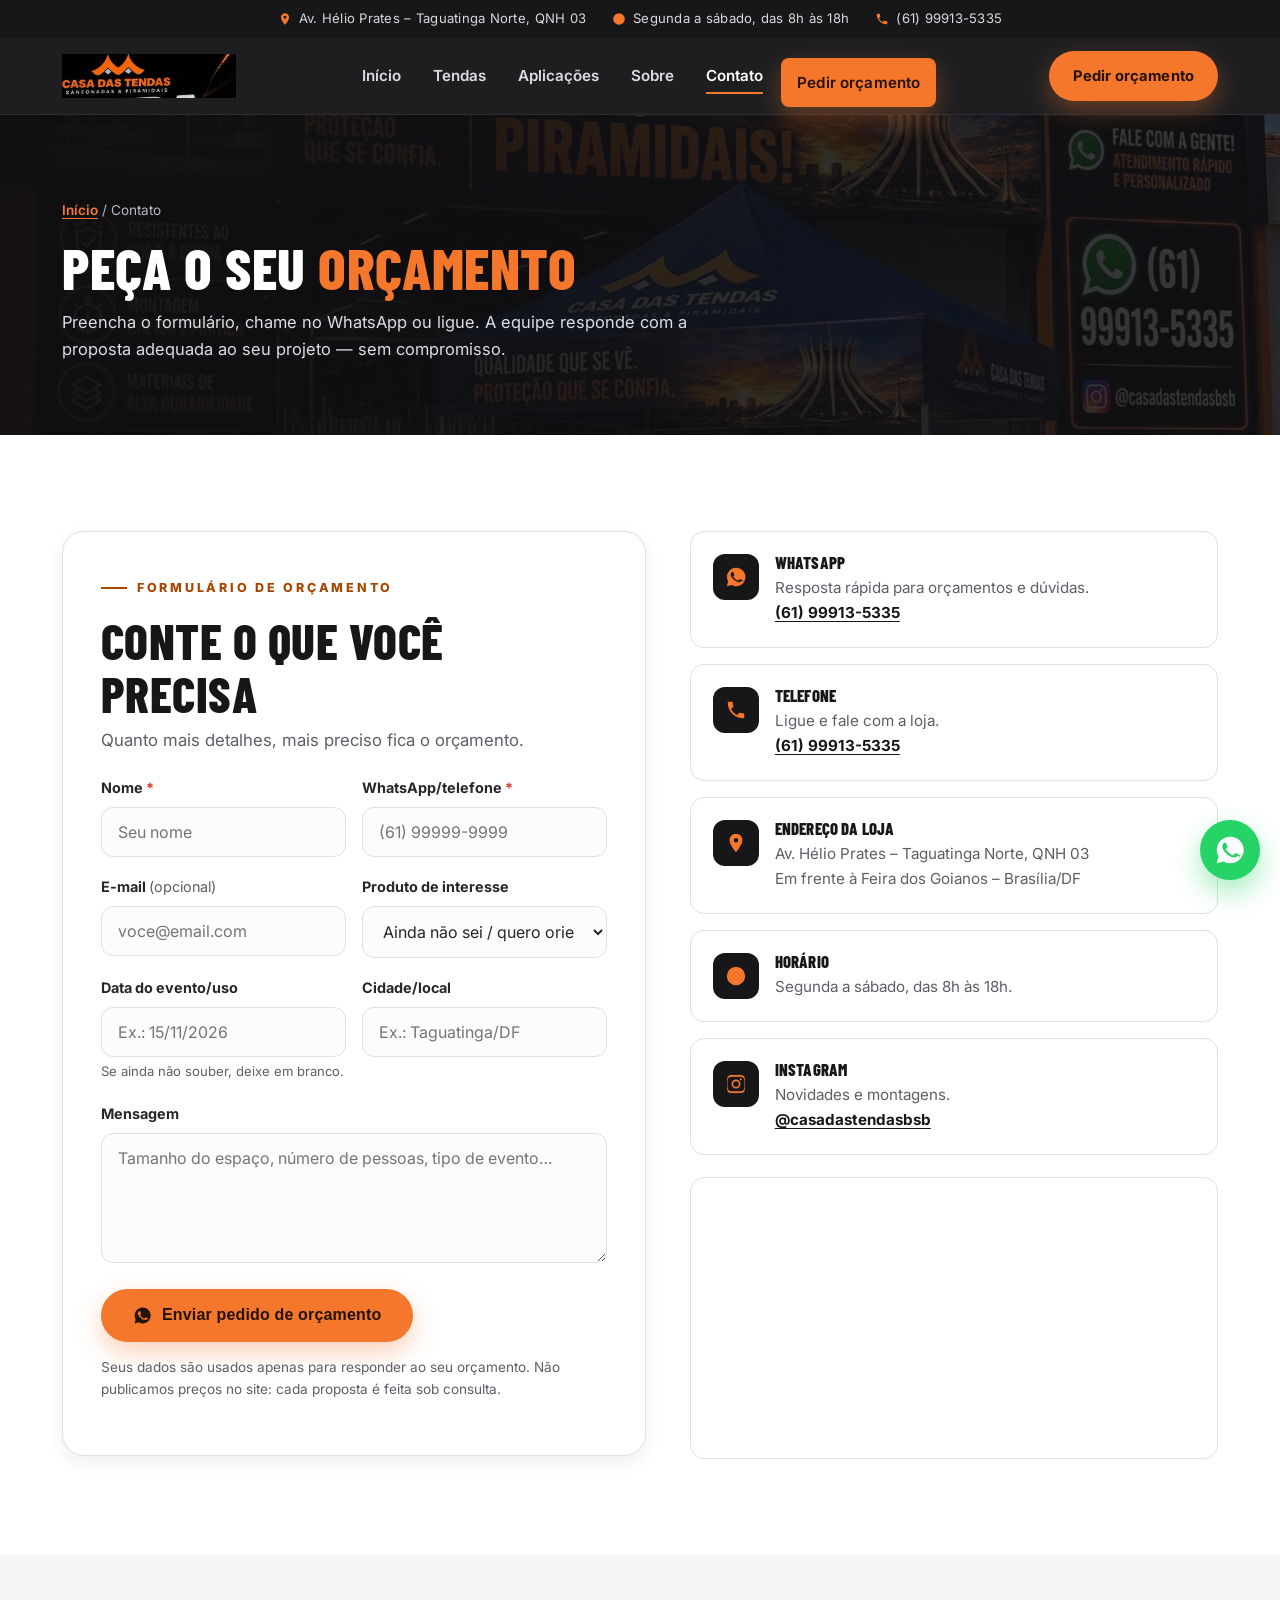
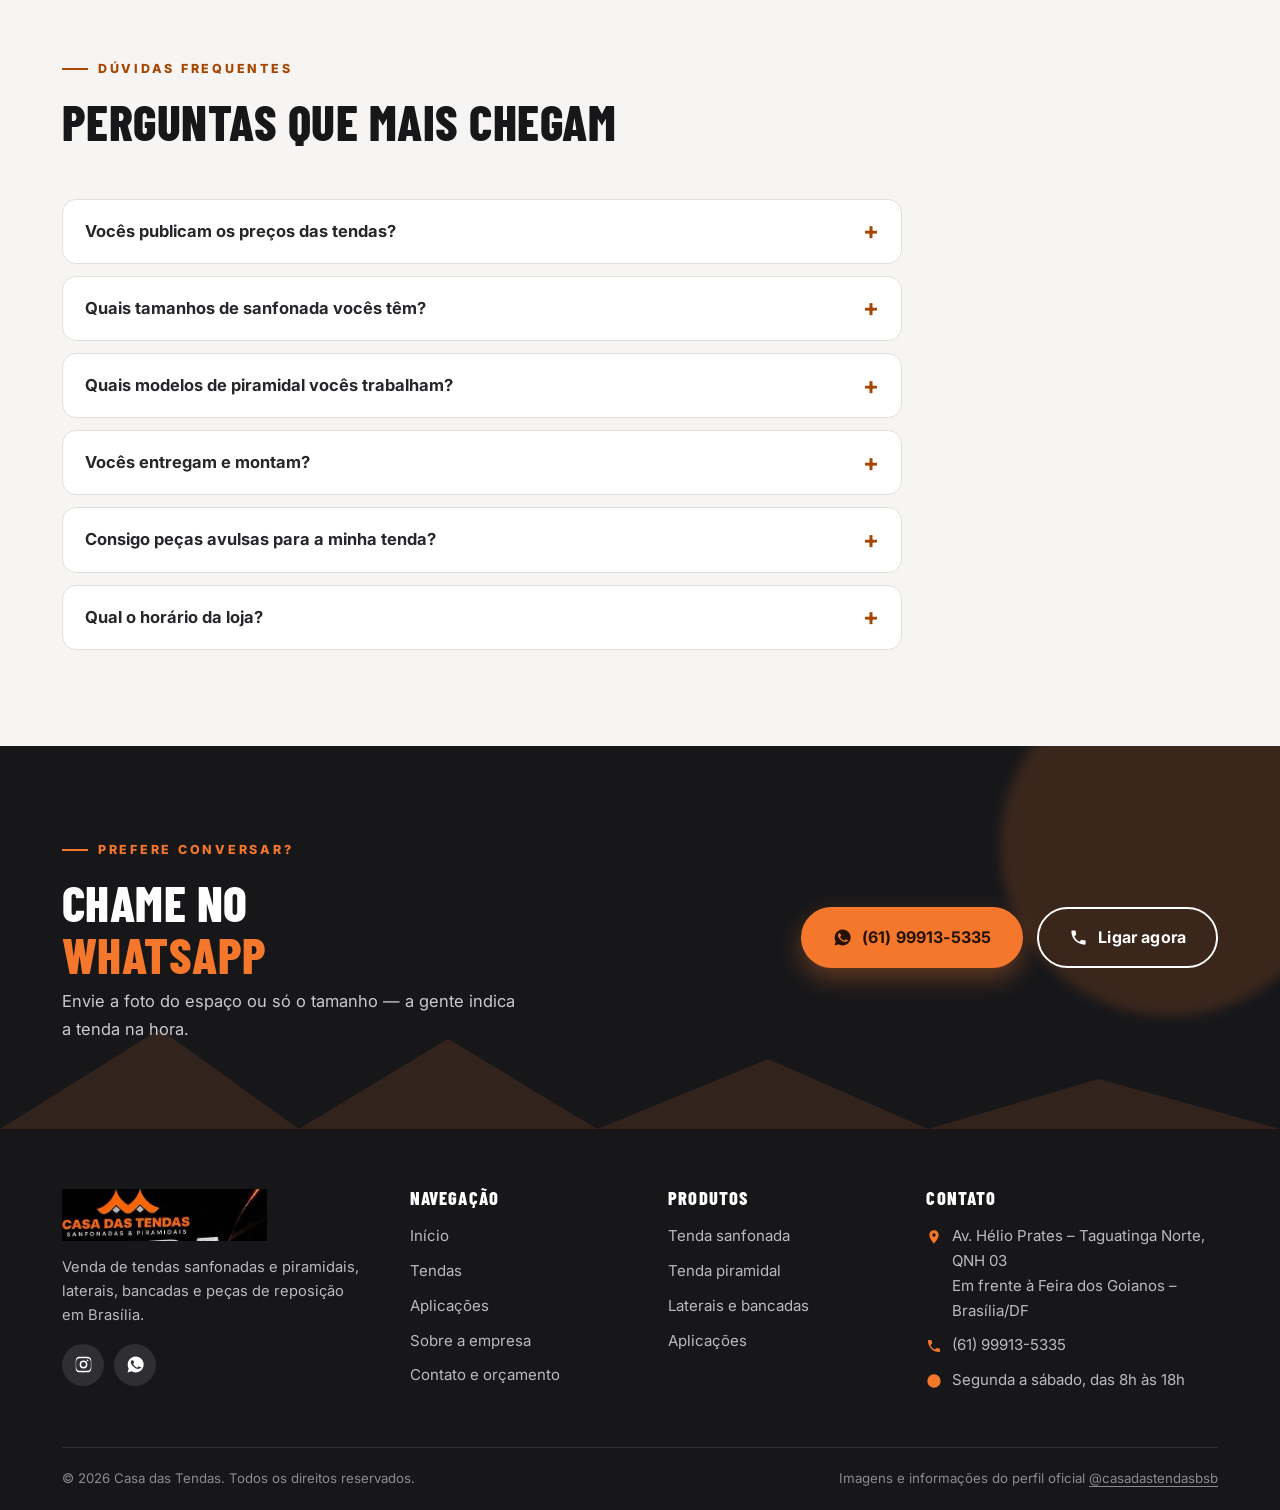
<file: contato.html>
<!DOCTYPE html>
<html lang="pt-BR">
<head>
<meta charset="utf-8">
<meta name="viewport" content="width=device-width, initial-scale=1">
<title>Contato e Orçamento de Tendas | Casa das Tendas – Brasília</title>
<meta name="description" content="Peça seu orçamento de tenda em Brasília. Formulário rápido, WhatsApp e telefone (61) 99913-5335. Loja na Av. Hélio Prates, Taguatinga Norte, de segunda a sábado, 8h às 18h.">
<meta name="author" content="Casa das Tendas">
<meta name="robots" content="index, follow">
<link rel="canonical" href="https://ddesites.github.io/casa-das-tendas/contato.html">

<meta property="og:type" content="website">
<meta property="og:locale" content="pt_BR">
<meta property="og:site_name" content="Casa das Tendas">
<meta property="og:title" content="Contato e Orçamento – Casa das Tendas | Brasília">
<meta property="og:description" content="Fale com a gente pelo formulário, WhatsApp ou telefone. Resposta rápida para orçamentos de tendas.">
<meta property="og:url" content="https://ddesites.github.io/casa-das-tendas/contato.html">
<meta property="og:image" content="https://ddesites.github.io/casa-das-tendas/img/og-casa-das-tendas.jpg">
<meta name="twitter:card" content="summary_large_image">
<meta name="twitter:title" content="Contato e Orçamento – Casa das Tendas">
<meta name="twitter:description" content="Peça seu orçamento de tenda em Brasília.">
<meta name="twitter:image" content="https://ddesites.github.io/casa-das-tendas/img/og-casa-das-tendas.jpg">
<meta name="theme-color" content="#17171A">

<link rel="icon" href="img/logo-marca.png" type="image/png">
<link rel="apple-touch-icon" href="img/logo-marca.png">
<link rel="preconnect" href="https://fonts.googleapis.com">
<link rel="preconnect" href="https://fonts.gstatic.com" crossorigin>
<link href="https://fonts.googleapis.com/css2?family=Barlow+Condensed:wght@600;700;800&family=Inter:wght@400;500;600;700;800&display=swap" rel="stylesheet">
<link rel="stylesheet" href="css/style.css">

<script type="application/ld+json">
{
  "@context":"https://schema.org",
  "@type":"ContactPage",
  "name":"Contato – Casa das Tendas",
  "url":"https://ddesites.github.io/casa-das-tendas/contato.html",
  "image":"https://ddesites.github.io/casa-das-tendas/img/og-casa-das-tendas.jpg"
}
</script>
</head>
<body>

<!-- ícones -->
<svg xmlns="http://www.w3.org/2000/svg" style="display:none" aria-hidden="true">
  <symbol id="i-pin" viewBox="0 0 24 24"><path d="M12 2C8.1 2 5 5.1 5 9c0 5.2 7 13 7 13s7-7.8 7-13c0-3.9-3.1-7-7-7zm0 9.5A2.5 2.5 0 1 1 12 6.5a2.5 2.5 0 0 1 0 5z"/></symbol>
  <symbol id="i-clock" viewBox="0 0 24 24"><path d="M12 2a10 10 0 1 0 0 20 10 10 0 0 0 0-20zm1 10.6V6h-2v7.4l5.2 3.1 1-1.7-4.2-2.2z"/></symbol>
  <symbol id="i-phone" viewBox="0 0 24 24"><path d="M6.6 10.8c1.4 2.8 3.8 5.1 6.6 6.6l2.2-2.2c.3-.3.7-.4 1-.2 1.1.4 2.3.6 3.6.6.6 0 1 .4 1 1V20c0 .6-.4 1-1 1C10.6 21 3 13.4 3 4c0-.6.4-1 1-1h3.5c.6 0 1 .4 1 1 0 1.2.2 2.4.6 3.6.1.3 0 .7-.2 1l-2.3 2.2z"/></symbol>
  <symbol id="i-check" viewBox="0 0 24 24"><path d="M9 16.2 4.8 12l-1.4 1.4L9 19 21 7l-1.4-1.4z"/></symbol>
  <symbol id="i-shield" viewBox="0 0 24 24"><path d="M12 2 4 5v6c0 5 3.4 9.7 8 11 4.6-1.3 8-6 8-11V5l-8-3zm-1.2 13.5-3-3 1.4-1.4 1.6 1.6 4.4-4.4L16.6 9l-5.8 6.5z"/></symbol>
  <symbol id="i-truck" viewBox="0 0 24 24"><path d="M3 6h11v9H3V6zm12 3h3.5l2 3v3H15V9zM6.5 18a1.8 1.8 0 1 0 0-3.6 1.8 1.8 0 0 0 0 3.6zm10 0a1.8 1.8 0 1 0 0-3.6 1.8 1.8 0 0 0 0 3.6z"/></symbol>
  <symbol id="i-sun" viewBox="0 0 24 24"><path d="M12 17a5 5 0 1 1 0-10 5 5 0 0 1 0 10zm0-13V2m0 20v-2M4.9 4.9l1.4 1.4m11.4 11.4 1.4 1.4M2 12h2m16 0h2M4.9 19.1l1.4-1.4M17.7 6.3l1.4-1.4" stroke="currentColor" stroke-width="2" stroke-linecap="round" fill="none"/></symbol>
  <symbol id="i-tools" viewBox="0 0 24 24"><path d="m21.7 18.3-6-6a5 5 0 0 1-6.4-6.4l3.3 3.3 2.1-2.1-3.3-3.3a5 5 0 0 1 6.4 6.4l-1.4 1.4 1.4 1.4 1.4-1.4a5 5 0 0 1 2.5 6.7zM4.5 15.5 9 20l-2 2-4.5-4.5a3 3 0 0 1 0-4.2 3 3 0 0 1 2 2z"/></symbol>
  <symbol id="i-colors" viewBox="0 0 24 24"><path d="M12 3a9 9 0 0 0 0 18c1.1 0 2-.9 2-2 0-.5-.2-1-.5-1.3-.3-.4-.5-.8-.5-1.2 0-1.1.9-2 2-2h2.3A4.7 4.7 0 0 0 22 9.8C21.6 6 17.3 3 12 3zM6.5 12a1.5 1.5 0 1 1 0-3 1.5 1.5 0 0 1 0 3zm3-4a1.5 1.5 0 1 1 0-3 1.5 1.5 0 0 1 0 3zm5 0a1.5 1.5 0 1 1 0-3 1.5 1.5 0 0 1 0 3z"/></symbol>
  <symbol id="i-tent" viewBox="0 0 24 24"><path d="M12 2 1.5 21h21L12 2zm0 6.6L17 18H7l5-9.4z"/></symbol>
  <symbol id="i-whats" viewBox="0 0 24 24"><path d="M12 2a10 10 0 0 0-8.6 15L2 22l5.2-1.4A10 10 0 1 0 12 2zm5.8 14.2c-.2.7-1.3 1.3-1.9 1.4-.5.1-1.1.1-1.8-.1-.4-.1-1-.3-1.7-.6-3-1.3-4.9-4.3-5-4.5-.2-.2-1.2-1.6-1.2-3s.7-2.1 1-2.4c.3-.3.6-.4.8-.4h.6c.2 0 .4 0 .6.5l.9 2.1c.1.2.1.4 0 .6l-.4.6-.5.6c-.2.2-.3.4-.1.7.2.3.9 1.5 2 2.4 1.4 1.2 2.5 1.6 2.9 1.8.3.1.5.1.7-.1l1.1-1.3c.2-.3.5-.2.8-.1l2.1 1c.4.2.6.3.7.5.1.1.1.7-.1 1.3z"/></symbol>
  <symbol id="i-insta" viewBox="0 0 24 24"><path d="M12 2.2c3.2 0 3.6 0 4.9.1 1.2.1 1.8.2 2.2.4.6.2 1 .5 1.4.9.4.4.7.8.9 1.4.2.4.4 1 .4 2.2.1 1.3.1 1.7.1 4.9s0 3.6-.1 4.9c-.1 1.2-.2 1.8-.4 2.2-.2.6-.5 1-.9 1.4-.4.4-.8.7-1.4.9-.4.2-1 .4-2.2.4-1.3.1-1.7.1-4.9.1s-3.6 0-4.9-.1c-1.2-.1-1.8-.2-2.2-.4-.6-.2-1-.5-1.4-.9-.4-.4-.7-.8-.9-1.4-.2-.4-.4-1-.4-2.2C2.2 15.6 2.2 15.2 2.2 12s0-3.6.1-4.9c.1-1.2.2-1.8.4-2.2.2-.6.5-1 .9-1.4.4-.4.8-.7 1.4-.9.4-.2 1-.4 2.2-.4C8.4 2.2 8.8 2.2 12 2.2zm0 1.8c-3.1 0-3.5 0-4.7.1-1.1.1-1.7.2-2.1.4-.5.2-.9.4-1.2.8-.4.3-.6.7-.8 1.2-.2.4-.3 1-.4 2.1C2.7 9.8 2.7 10.2 2.7 12s0 2.2.1 3.4c.1 1.1.2 1.7.4 2.1.2.5.4.9.8 1.2.3.4.7.6 1.2.8.4.2 1 .3 2.1.4 1.2.1 1.6.1 4.7.1s3.5 0 4.7-.1c1.1-.1 1.7-.2 2.1-.4.5-.2.9-.4 1.2-.8.4-.3.6-.7.8-1.2.2-.4.3-1 .4-2.1.1-1.2.1-1.6.1-3.4s0-2.2-.1-3.4c-.1-1.1-.2-1.7-.4-2.1-.2-.5-.4-.9-.8-1.2-.3-.4-.7-.6-1.2-.8-.4-.2-1-.3-2.1-.4-1.2-.1-1.6-.1-4.7-.1zm0 3.1a4.9 4.9 0 1 1 0 9.8 4.9 4.9 0 0 1 0-9.8zm0 8a3.1 3.1 0 1 0 0-6.2 3.1 3.1 0 0 0 0 6.2zm6.3-8.2a1.1 1.1 0 1 1-2.2 0 1.1 1.1 0 0 1 2.2 0z"/></symbol>
  <symbol id="i-arrow" viewBox="0 0 24 24"><path d="M13 5l7 7-7 7-1.4-1.4L16.2 12H4v-2h12.2l-4.6-4.6L13 5z"/></symbol>
  <symbol id="i-calendar" viewBox="0 0 24 24"><path d="M7 2v2H5a2 2 0 0 0-2 2v13a2 2 0 0 0 2 2h14a2 2 0 0 0 2-2V6a2 2 0 0 0-2-2h-2V2h-2v2H9V2H7zm12 8v9H5v-9h14z"/></symbol>
  <symbol id="i-store" viewBox="0 0 24 24"><path d="M4 4h16l1.5 5.2a3.2 3.2 0 0 1-6.2 1.2 3.2 3.2 0 0 1-6 0 3.2 3.2 0 0 1-6.2-1.2L4 4zm1 8.5V20h6v-5h2v5h6v-7.5a4.7 4.7 0 0 1-3.9-.9 4.7 4.7 0 0 1-6.2 0A4.7 4.7 0 0 1 5 12.5z"/></symbol>
  <symbol id="i-users" viewBox="0 0 24 24"><path d="M9 11a4 4 0 1 0 0-8 4 4 0 0 0 0 8zm0 2c-3.3 0-7 1.7-7 4v3h14v-3c0-2.3-3.7-4-7-4zm8-2a3 3 0 1 0-2.5-4.7A6 6 0 0 1 16 11zm1.5 3c-.5 0-1 0-1.5.1 1.3.9 2 2.1 2 3.4V20h4v-3c0-2.3-2.7-4-4.5-4z"/></symbol>
  <symbol id="i-mail" viewBox="0 0 24 24"><path d="M3 5h18a1 1 0 0 1 1 1v12a1 1 0 0 1-1 1H3a1 1 0 0 1-1-1V6a1 1 0 0 1 1-1zm9 7.2L20 7H4l8 5.2zM4 9.1V17h16V9.1l-8 5.3-8-5.3z"/></symbol>
  <symbol id="i-play" viewBox="0 0 24 24"><path d="M8 5v14l11-7z"/></symbol>
  <symbol id="i-star" viewBox="0 0 24 24"><path d="m12 2 3 6.6 7 .9-5.2 4.8 1.4 7L12 17.8 5.8 21.3l1.4-7L2 9.5l7-.9L12 2z"/></symbol>
</svg>

<div class="topbar">
  <div class="container">
    <span><svg><use href="#i-pin"/></svg> Av. Hélio Prates – Taguatinga Norte, QNH 03</span>
    <span><svg><use href="#i-clock"/></svg> Segunda a sábado, das 8h às 18h</span>
    <a href="tel:+5561999135335" data-whats data-local="topo"><svg><use href="#i-phone"/></svg> (61) 99913-5335</a>
  </div>
</div>

<header class="site-header">
  <div class="container header-inner">
    <a class="logo" href="index.html" aria-label="Casa das Tendas – página inicial">
      <img src="img/logo.png" alt="Casa das Tendas – Sanfonadas e Piramidais" width="505" height="128">
    </a>

    <nav class="nav" id="nav-principal" aria-label="Navegação principal">
      <a href="index.html">Início</a>
      <a href="tendas.html">Tendas</a>
      <a href="aplicacoes.html">Aplicações</a>
      <a href="sobre.html">Sobre</a>
      <a href="contato.html" aria-current="page">Contato</a>
      <a class="btn btn-primario btn-sm" href="contato.html" style="margin-top:14px" data-whats data-local="menu">Pedir orçamento</a>
    </nav>

    <div class="header-cta">
      <a class="btn btn-primario btn-sm" href="#formulario" data-whats data-local="header">Pedir orçamento</a>
      <button class="btn-menu" type="button" aria-label="Abrir menu" aria-controls="nav-principal" aria-expanded="false">
        <span></span><span></span><span></span>
      </button>
    </div>
  </div>
</header>
<div class="overlay-menu"></div>

<main>

  <!-- ================= BANNER ================= -->
  <section class="banner-pagina">
    <img class="fundo" src="img/fachada-loja.jpg" alt="" aria-hidden="true">
    <div class="container">
      <div class="migalha"><a href="index.html">Início</a> / Contato</div>
      <h1>Peça o seu <span style="color:#F4772B">orçamento</span></h1>
      <p>Preencha o formulário, chame no WhatsApp ou ligue. A equipe responde com a proposta adequada ao seu projeto — sem compromisso.</p>
    </div>
  </section>

  <!-- ================= CONTATO ================= -->
  <section class="section" id="formulario">
    <div class="container">
      <div class="contato-layout">

        <!-- FORMULÁRIO -->
        <div class="form-card">
          <div class="section-head" style="margin-bottom:22px">
            <span class="eyebrow">Formulário de orçamento</span>
            <h2>Conte o que você precisa</h2>
            <p>Quanto mais detalhes, mais preciso fica o orçamento.</p>
          </div>

          <form data-form-orcamento novalidate>
            <div class="form-status" role="status" aria-live="polite">
              <svg aria-hidden="true"><use href="#i-check"/></svg>
              <p>
                Recebemos seu pedido<span data-nome></span>! Este site é estático, então o próximo passo é
                <strong>enviar o resumo pelo WhatsApp</strong> — clique no botão abaixo e sua mensagem chega pronta na nossa equipe.
              </p>
            </div>

            <div class="linha-form">
              <div class="campo">
                <label for="nome">Nome <span class="obrig">*</span></label>
                <input type="text" id="nome" name="nome" autocomplete="name" placeholder="Seu nome" required>
                <span class="erro"><svg width="14" height="14" aria-hidden="true"><use href="#i-check"/></svg> Por favor, informe seu nome.</span>
              </div>

              <div class="campo">
                <label for="telefone">WhatsApp/telefone <span class="obrig">*</span></label>
                <input type="tel" id="telefone" name="telefone" data-tipo="telefone" autocomplete="tel" placeholder="(61) 99999-9999" required>
                <span class="erro"><svg width="14" height="14" aria-hidden="true"><use href="#i-check"/></svg> Informe um telefone válido com DDD.</span>
              </div>
            </div>

            <div class="linha-form">
              <div class="campo">
                <label for="email">E-mail <span style="color:var(--texto-suave);font-weight:400">(opcional)</span></label>
                <input type="email" id="email" name="email" autocomplete="email" placeholder="voce@email.com">
                <span class="erro"><svg width="14" height="14" aria-hidden="true"><use href="#i-check"/></svg> E-mail inválido.</span>
              </div>

              <div class="campo">
                <label for="produto">Produto de interesse</label>
                <select id="produto" name="produto">
                  <option value="">Ainda não sei / quero orientação</option>
                  <option value="Tenda sanfonada">Tenda sanfonada</option>
                  <option value="Tenda piramidal">Tenda piramidal</option>
                  <option value="Laterais e bancadas">Laterais e bancadas</option>
                  <option value="Coberturas e peças de reposição">Coberturas e peças de reposição</option>
                  <option value="Locação de tenda">Locação de tenda</option>
                </select>
              </div>
            </div>

            <div class="linha-form">
              <div class="campo">
                <label for="data">Data do evento/uso</label>
                <input type="text" id="data" name="data" placeholder="Ex.: 15/11/2026">
                <span class="ajuda">Se ainda não souber, deixe em branco.</span>
              </div>

              <div class="campo">
                <label for="cidade">Cidade/local</label>
                <input type="text" id="cidade" name="cidade" placeholder="Ex.: Taguatinga/DF">
              </div>
            </div>

            <div class="campo">
              <label for="mensagem">Mensagem</label>
              <textarea id="mensagem" name="mensagem" placeholder="Tamanho do espaço, número de pessoas, tipo de evento…"></textarea>
            </div>

            <button class="btn btn-primario" type="submit">
              <svg><use href="#i-whats"/></svg> Enviar pedido de orçamento
            </button>

            <a class="btn btn-whats oculto" data-form-zap href="https://wa.me/5561999135335" target="_blank" rel="noopener" style="margin-left:10px">
              <svg><use href="#i-whats"/></svg> Enviar pelo WhatsApp
            </a>

            <p class="ajuda" style="margin-top:14px;font-size:.85rem;color:var(--texto-suave)">
              Seus dados são usados apenas para responder ao seu orçamento. Não publicamos preços no site: cada proposta é feita sob consulta.
            </p>
          </form>
        </div>

        <!-- CANAIS -->
        <div class="info-contato">
          <div class="bloco-contato">
            <span class="icone"><svg><use href="#i-whats"/></svg></span>
            <div>
              <h3>WhatsApp</h3>
              <p>Resposta rápida para orçamentos e dúvidas.</p>
              <p><a href="https://wa.me/5561999135335?text=Ol%C3%A1!%20Vim%20pelo%20site%20e%20quero%20um%20or%C3%A7amento%20de%20tenda."
                     target="_blank" rel="noopener" data-whats data-local="contato-zap">(61) 99913-5335</a></p>
            </div>
          </div>

          <div class="bloco-contato">
            <span class="icone"><svg><use href="#i-phone"/></svg></span>
            <div>
              <h3>Telefone</h3>
              <p>Ligue e fale com a loja.</p>
              <p><a href="tel:+5561999135335" data-whats data-local="contato-tel">(61) 99913-5335</a></p>
            </div>
          </div>

          <div class="bloco-contato">
            <span class="icone"><svg><use href="#i-pin"/></svg></span>
            <div>
              <h3>Endereço da loja</h3>
              <p>Av. Hélio Prates – Taguatinga Norte, QNH 03<br>Em frente à Feira dos Goianos – Brasília/DF</p>
            </div>
          </div>

          <div class="bloco-contato">
            <span class="icone"><svg><use href="#i-clock"/></svg></span>
            <div>
              <h3>Horário</h3>
              <p>Segunda a sábado, das 8h às 18h.</p>
            </div>
          </div>

          <div class="bloco-contato">
            <span class="icone"><svg><use href="#i-insta"/></svg></span>
            <div>
              <h3>Instagram</h3>
              <p>Novidades e montagens.</p>
              <p><a href="https://www.instagram.com/casadastendasbsb/" target="_blank" rel="noopener">@casadastendasbsb</a></p>
            </div>
          </div>

          <div class="mapa">
            <iframe
              src="https://maps.google.com/maps?q=Av.%20H%C3%A9lio%20Prates%2C%20Taguatinga%20Norte%2C%20Bras%C3%ADlia%20-%20DF&t=&z=15&ie=UTF8&iwloc=&output=embed"
              title="Mapa da Casa das Tendas – Av. Hélio Prates, Taguatinga Norte, Brasília/DF"
              loading="lazy" referrerpolicy="no-referrer-when-downgrade" allowfullscreen></iframe>
          </div>
        </div>

      </div>
    </div>
  </section>

  <!-- ================= FAQ ================= -->
  <section class="section clara">
    <div class="container">
      <div class="section-head">
        <span class="eyebrow">Dúvidas frequentes</span>
        <h2>Perguntas que mais chegam</h2>
      </div>

      <div class="faq">
        <details>
          <summary>Vocês publicam os preços das tendas?</summary>
          <div class="resposta"><p>Não. O valor varia conforme modelo, tamanho, lona e acessórios, por isso trabalhamos com orçamento sob consulta — é só pedir pelo formulário ou WhatsApp.</p></div>
        </details>
        <details>
          <summary>Quais tamanhos de sanfonada vocês têm?</summary>
          <div class="resposta"><p>2x2, 3x2, 3x3, 4,5x3 e 6x3, com estrutura em aço galvanizado e lona impermeável. Confirme a disponibilidade no momento da compra.</p></div>
        </details>
        <details>
          <summary>Quais modelos de piramidal vocês trabalham?</summary>
          <div class="resposta"><p>4x4, 5x5, 6x6 e 12x5, com opção de fechamentos laterais. A equipe orienta o módulo ideal conforme o espaço.</p></div>
        </details>
        <details>
          <summary>Vocês entregam e montam?</summary>
          <div class="resposta"><p>Trabalhamos com entrega e montagem na região de Brasília — consulte prazo e condições no orçamento.</p></div>
        </details>
        <details>
          <summary>Consigo peças avulsas para a minha tenda?</summary>
          <div class="resposta"><p>Sim, temos coberturas, laterais, bancadas e peças de reposição. Envie o modelo e a foto da peça para conferirmos a compatibilidade.</p></div>
        </details>
        <details>
          <summary>Qual o horário da loja?</summary>
          <div class="resposta"><p>Segunda a sábado, das 8h às 18h, na Av. Hélio Prates – Taguatinga Norte, QNH 03, em frente à Feira dos Goianos.</p></div>
        </details>
      </div>
    </div>
  </section>

  <!-- ================= CHAMADA FINAL ================= -->
  <section class="cta-final">
    <svg class="pico-fundo" viewBox="0 0 1200 120" preserveAspectRatio="none" aria-hidden="true">
      <path d="M0 120 150 20l130 100L420 30l140 90 160-70 150 70 160-50 170 50v10H0z" fill="#F4772B"/>
    </svg>
    <div class="container">
      <div>
        <span class="eyebrow">Prefere conversar?</span>
        <h2>Chame no <span>WhatsApp</span></h2>
        <p>Envie a foto do espaço ou só o tamanho — a gente indica a tenda na hora.</p>
      </div>
      <div class="cta-acoes">
        <a class="btn btn-primario" href="https://wa.me/5561999135335?text=Ol%C3%A1!%20Vim%20pelo%20site%20e%20quero%20um%20or%C3%A7amento%20de%20tenda."
           target="_blank" rel="noopener" data-whats data-local="cta-contato">
          <svg><use href="#i-whats"/></svg> (61) 99913-5335
        </a>
        <a class="btn btn-contorno" href="tel:+5561999135335" data-whats data-local="cta-contato-telefone">
          <svg><use href="#i-phone"/></svg> Ligar agora
        </a>
      </div>
    </div>
  </section>

</main>

<footer class="site-footer">
  <div class="container">
    <div class="footer-grid">
      <div class="footer-logo">
        <img src="img/logo.png" alt="Casa das Tendas" width="505" height="128" loading="lazy">
        <p>Venda de tendas sanfonadas e piramidais, laterais, bancadas e peças de reposição em Brasília.</p>
        <div class="redes">
          <a href="https://www.instagram.com/casadastendasbsb/" target="_blank" rel="noopener" aria-label="Instagram da Casa das Tendas"><svg><use href="#i-insta"/></svg></a>
          <a href="https://wa.me/5561999135335" target="_blank" rel="noopener" aria-label="WhatsApp da Casa das Tendas" data-whats data-local="rodape"><svg><use href="#i-whats"/></svg></a>
        </div>
      </div>

      <div>
        <h3>Navegação</h3>
        <ul>
          <li><a href="index.html">Início</a></li>
          <li><a href="tendas.html">Tendas</a></li>
          <li><a href="aplicacoes.html">Aplicações</a></li>
          <li><a href="sobre.html">Sobre a empresa</a></li>
          <li><a href="contato.html">Contato e orçamento</a></li>
        </ul>
      </div>

      <div>
        <h3>Produtos</h3>
        <ul>
          <li><a href="tenda-sanfonada.html">Tenda sanfonada</a></li>
          <li><a href="tenda-piramidal.html">Tenda piramidal</a></li>
          <li><a href="acessorios-e-estruturas.html">Laterais e bancadas</a></li>
          <li><a href="aplicacoes.html">Aplicações</a></li>
        </ul>
      </div>

      <div>
        <h3>Contato</h3>
        <ul class="footer-contato">
          <li><svg><use href="#i-pin"/></svg><span>Av. Hélio Prates – Taguatinga Norte, QNH 03<br>Em frente à Feira dos Goianos – Brasília/DF</span></li>
          <li><svg><use href="#i-phone"/></svg><a href="tel:+5561999135335">(61) 99913-5335</a></li>
          <li><svg><use href="#i-clock"/></svg><span>Segunda a sábado, das 8h às 18h</span></li>
        </ul>
      </div>
    </div>

    <div class="footer-bottom">
      <span>© <span id="ano">2026</span> Casa das Tendas. Todos os direitos reservados.</span>
      <span>Imagens e informações do perfil oficial <a href="https://www.instagram.com/casadastendasbsb/" target="_blank" rel="noopener">@casadastendasbsb</a></span>
    </div>
  </div>
</footer>

<a class="whats-float" href="https://wa.me/5561999135335?text=Ol%C3%A1!%20Vim%20pelo%20site%20e%20quero%20um%20or%C3%A7amento%20de%20tenda."
   target="_blank" rel="noopener" aria-label="Falar no WhatsApp" data-whats data-local="flutuante">
  <span class="dica">Fale no WhatsApp</span>
  <svg><use href="#i-whats"/></svg>
</a>

<script src="js/main.js"></script>
<script>
  document.getElementById('ano').textContent = new Date().getFullYear();
</script>
</body>
</html>
</file>
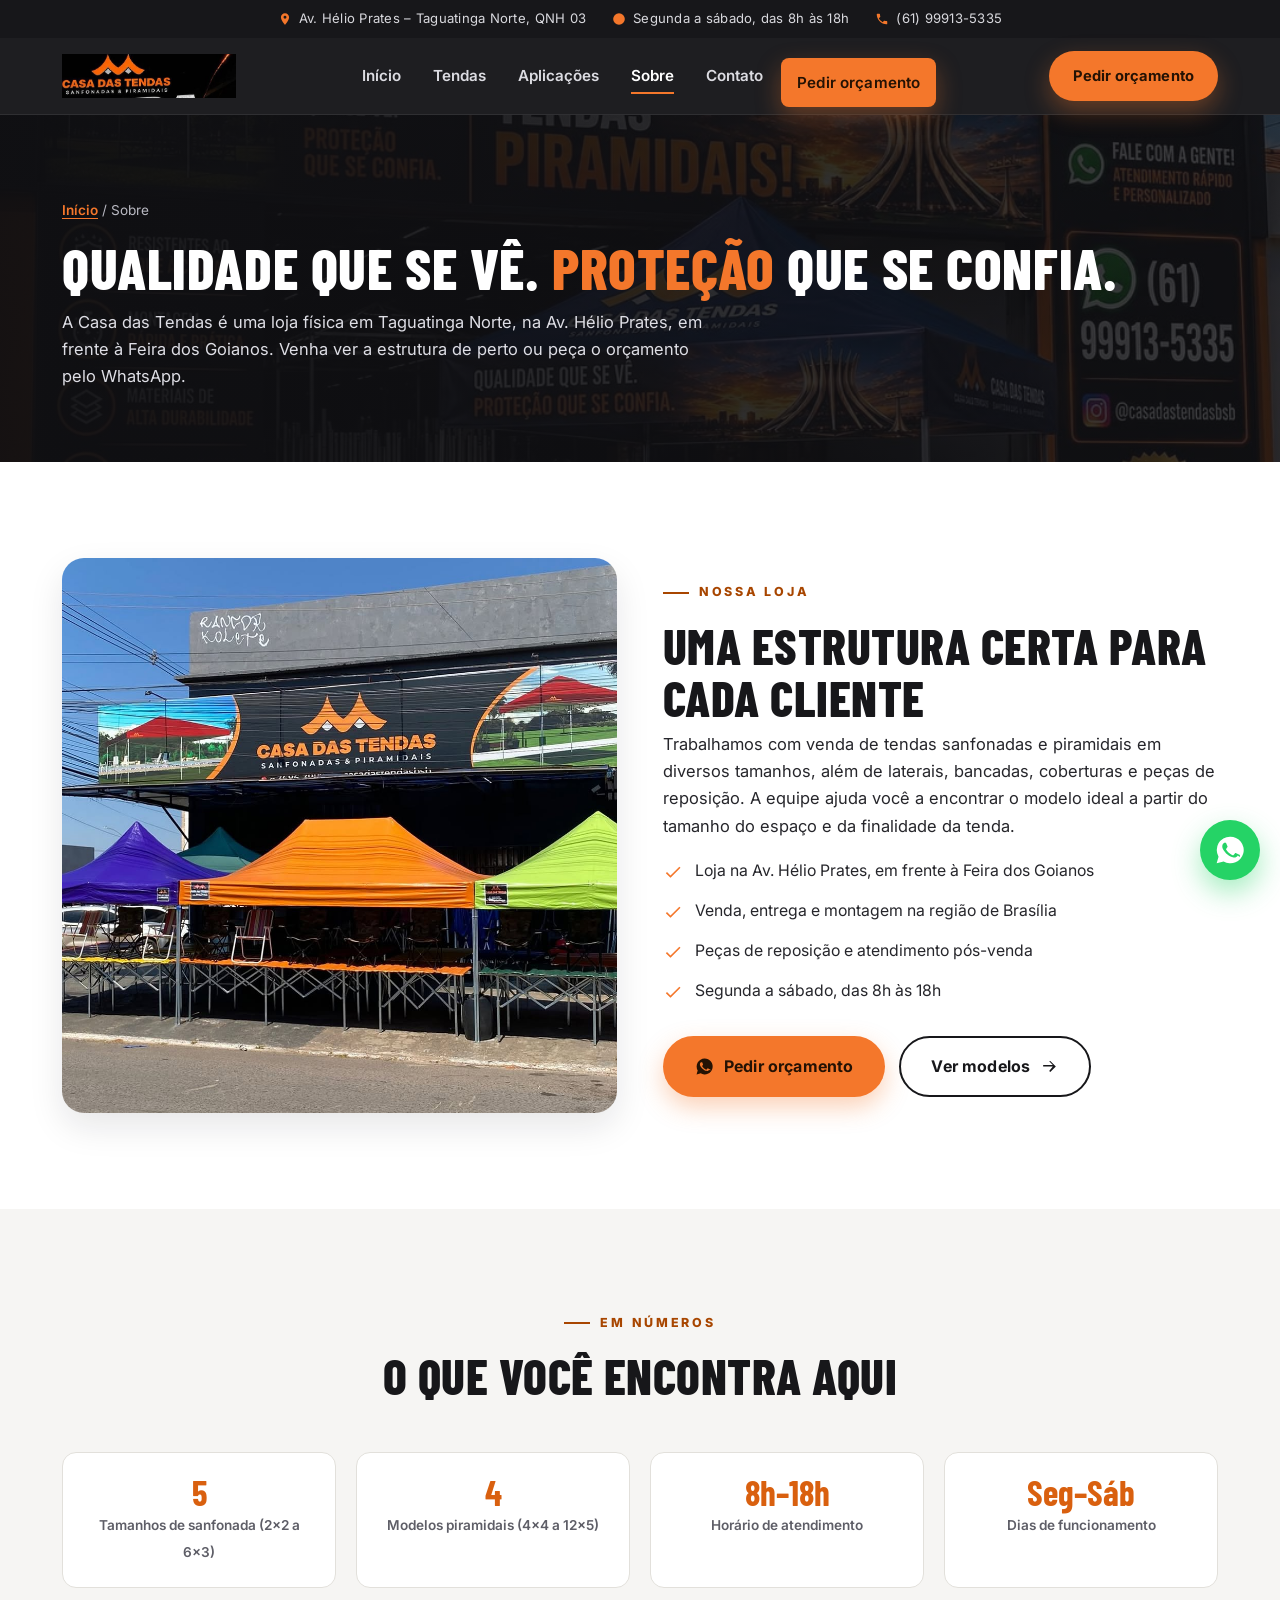
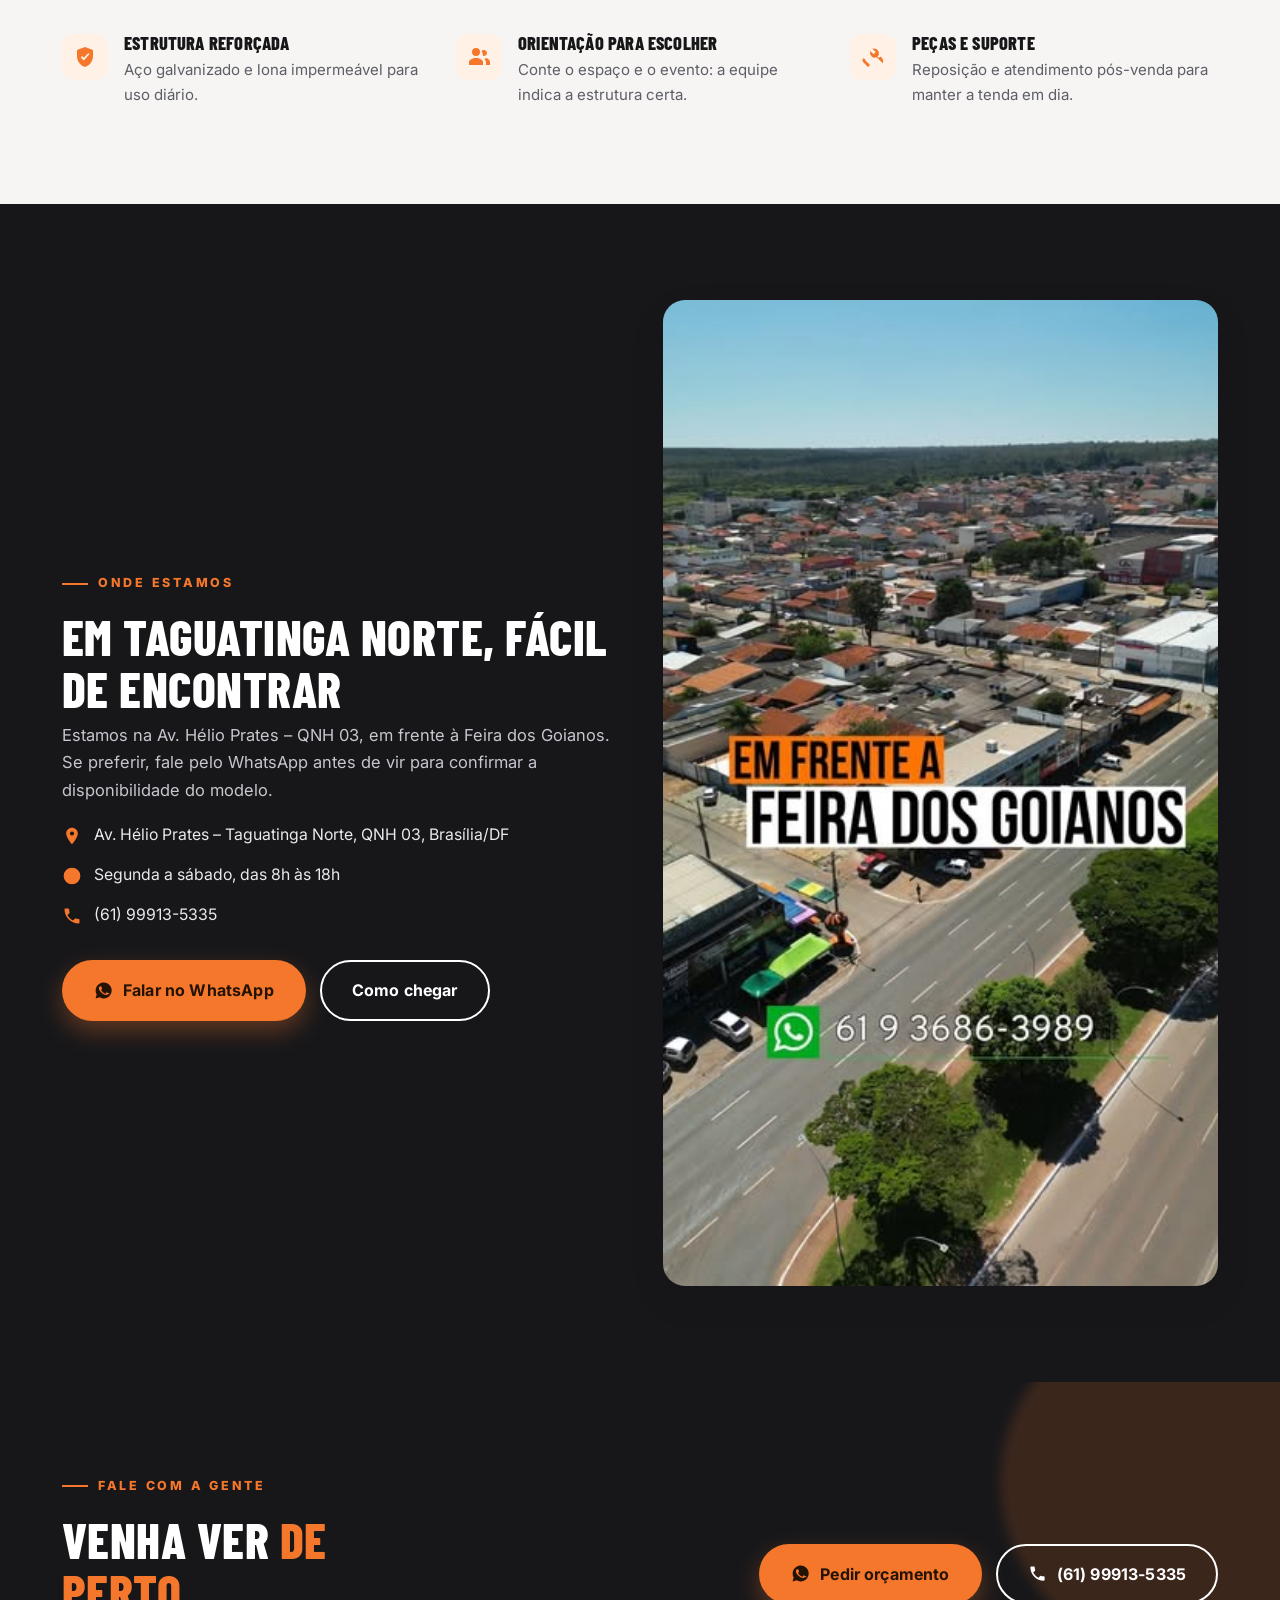
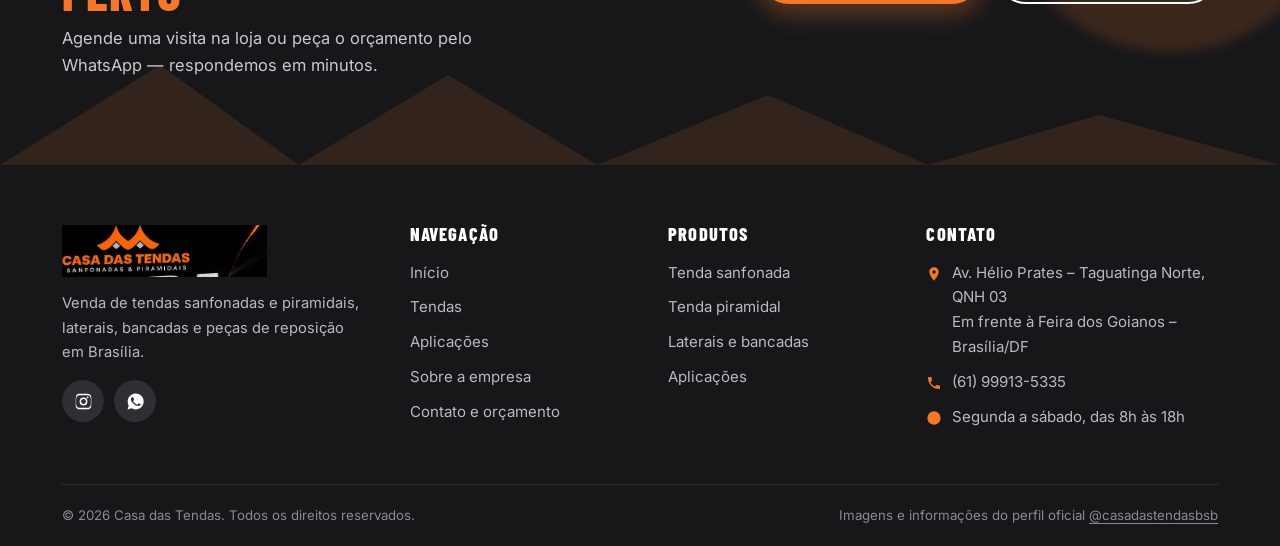
<file: sobre.html>
<!DOCTYPE html>
<html lang="pt-BR">
<head>
<meta charset="utf-8">
<meta name="viewport" content="width=device-width, initial-scale=1">
<title>Sobre a Casa das Tendas | Tendas em Taguatinga, Brasília</title>
<meta name="description" content="Conheça a Casa das Tendas: loja na Av. Hélio Prates, Taguatinga Norte, com venda de tendas sanfonadas e piramidais, entrega e montagem em Brasília. (61) 99913-5335.">
<meta name="author" content="Casa das Tendas">
<meta name="robots" content="index, follow">
<link rel="canonical" href="https://ddesites.github.io/casa-das-tendas/sobre.html">

<meta property="og:type" content="website">
<meta property="og:locale" content="pt_BR">
<meta property="og:site_name" content="Casa das Tendas">
<meta property="og:title" content="Sobre a Casa das Tendas | Brasília">
<meta property="og:description" content="Loja física em Taguatinga Norte com tendas sanfonadas e piramidais, entrega e montagem. Qualidade que se vê, proteção que se confia.">
<meta property="og:url" content="https://ddesites.github.io/casa-das-tendas/sobre.html">
<meta property="og:image" content="https://ddesites.github.io/casa-das-tendas/img/og-casa-das-tendas.jpg">
<meta name="twitter:card" content="summary_large_image">
<meta name="twitter:title" content="Sobre a Casa das Tendas">
<meta name="twitter:description" content="Loja em Taguatinga Norte – Brasília/DF. Venda de tendas.">
<meta name="twitter:image" content="https://ddesites.github.io/casa-das-tendas/img/og-casa-das-tendas.jpg">
<meta name="theme-color" content="#17171A">

<link rel="icon" href="img/logo-marca.png" type="image/png">
<link rel="apple-touch-icon" href="img/logo-marca.png">
<link rel="preconnect" href="https://fonts.googleapis.com">
<link rel="preconnect" href="https://fonts.gstatic.com" crossorigin>
<link href="https://fonts.googleapis.com/css2?family=Barlow+Condensed:wght@600;700;800&family=Inter:wght@400;500;600;700;800&display=swap" rel="stylesheet">
<link rel="stylesheet" href="css/style.css">

<script type="application/ld+json">
{
  "@context":"https://schema.org",
  "@type":"AboutPage",
  "name":"Sobre a Casa das Tendas",
  "url":"https://ddesites.github.io/casa-das-tendas/sobre.html",
  "description":"Conheça a Casa das Tendas, loja de tendas em Taguatinga Norte, Brasília.",
  "image":"https://ddesites.github.io/casa-das-tendas/img/og-casa-das-tendas.jpg",
  "mainEntity":{
    "@type":"HomeAndConstructionBusiness",
    "name":"Casa das Tendas",
    "telephone":"+5561999135335",
    "address":{
      "@type":"PostalAddress",
      "streetAddress":"Avenida Hélio Prates, QNH 03",
      "addressLocality":"Taguatinga Norte",
      "addressRegion":"DF",
      "addressCountry":"BR"
    }
  }
}
</script>
</head>
<body>

<!-- ícones -->
<svg xmlns="http://www.w3.org/2000/svg" style="display:none" aria-hidden="true">
  <symbol id="i-pin" viewBox="0 0 24 24"><path d="M12 2C8.1 2 5 5.1 5 9c0 5.2 7 13 7 13s7-7.8 7-13c0-3.9-3.1-7-7-7zm0 9.5A2.5 2.5 0 1 1 12 6.5a2.5 2.5 0 0 1 0 5z"/></symbol>
  <symbol id="i-clock" viewBox="0 0 24 24"><path d="M12 2a10 10 0 1 0 0 20 10 10 0 0 0 0-20zm1 10.6V6h-2v7.4l5.2 3.1 1-1.7-4.2-2.2z"/></symbol>
  <symbol id="i-phone" viewBox="0 0 24 24"><path d="M6.6 10.8c1.4 2.8 3.8 5.1 6.6 6.6l2.2-2.2c.3-.3.7-.4 1-.2 1.1.4 2.3.6 3.6.6.6 0 1 .4 1 1V20c0 .6-.4 1-1 1C10.6 21 3 13.4 3 4c0-.6.4-1 1-1h3.5c.6 0 1 .4 1 1 0 1.2.2 2.4.6 3.6.1.3 0 .7-.2 1l-2.3 2.2z"/></symbol>
  <symbol id="i-check" viewBox="0 0 24 24"><path d="M9 16.2 4.8 12l-1.4 1.4L9 19 21 7l-1.4-1.4z"/></symbol>
  <symbol id="i-shield" viewBox="0 0 24 24"><path d="M12 2 4 5v6c0 5 3.4 9.7 8 11 4.6-1.3 8-6 8-11V5l-8-3zm-1.2 13.5-3-3 1.4-1.4 1.6 1.6 4.4-4.4L16.6 9l-5.8 6.5z"/></symbol>
  <symbol id="i-truck" viewBox="0 0 24 24"><path d="M3 6h11v9H3V6zm12 3h3.5l2 3v3H15V9zM6.5 18a1.8 1.8 0 1 0 0-3.6 1.8 1.8 0 0 0 0 3.6zm10 0a1.8 1.8 0 1 0 0-3.6 1.8 1.8 0 0 0 0 3.6z"/></symbol>
  <symbol id="i-sun" viewBox="0 0 24 24"><path d="M12 17a5 5 0 1 1 0-10 5 5 0 0 1 0 10zm0-13V2m0 20v-2M4.9 4.9l1.4 1.4m11.4 11.4 1.4 1.4M2 12h2m16 0h2M4.9 19.1l1.4-1.4M17.7 6.3l1.4-1.4" stroke="currentColor" stroke-width="2" stroke-linecap="round" fill="none"/></symbol>
  <symbol id="i-tools" viewBox="0 0 24 24"><path d="m21.7 18.3-6-6a5 5 0 0 1-6.4-6.4l3.3 3.3 2.1-2.1-3.3-3.3a5 5 0 0 1 6.4 6.4l-1.4 1.4 1.4 1.4 1.4-1.4a5 5 0 0 1 2.5 6.7zM4.5 15.5 9 20l-2 2-4.5-4.5a3 3 0 0 1 0-4.2 3 3 0 0 1 2 2z"/></symbol>
  <symbol id="i-colors" viewBox="0 0 24 24"><path d="M12 3a9 9 0 0 0 0 18c1.1 0 2-.9 2-2 0-.5-.2-1-.5-1.3-.3-.4-.5-.8-.5-1.2 0-1.1.9-2 2-2h2.3A4.7 4.7 0 0 0 22 9.8C21.6 6 17.3 3 12 3zM6.5 12a1.5 1.5 0 1 1 0-3 1.5 1.5 0 0 1 0 3zm3-4a1.5 1.5 0 1 1 0-3 1.5 1.5 0 0 1 0 3zm5 0a1.5 1.5 0 1 1 0-3 1.5 1.5 0 0 1 0 3z"/></symbol>
  <symbol id="i-tent" viewBox="0 0 24 24"><path d="M12 2 1.5 21h21L12 2zm0 6.6L17 18H7l5-9.4z"/></symbol>
  <symbol id="i-whats" viewBox="0 0 24 24"><path d="M12 2a10 10 0 0 0-8.6 15L2 22l5.2-1.4A10 10 0 1 0 12 2zm5.8 14.2c-.2.7-1.3 1.3-1.9 1.4-.5.1-1.1.1-1.8-.1-.4-.1-1-.3-1.7-.6-3-1.3-4.9-4.3-5-4.5-.2-.2-1.2-1.6-1.2-3s.7-2.1 1-2.4c.3-.3.6-.4.8-.4h.6c.2 0 .4 0 .6.5l.9 2.1c.1.2.1.4 0 .6l-.4.6-.5.6c-.2.2-.3.4-.1.7.2.3.9 1.5 2 2.4 1.4 1.2 2.5 1.6 2.9 1.8.3.1.5.1.7-.1l1.1-1.3c.2-.3.5-.2.8-.1l2.1 1c.4.2.6.3.7.5.1.1.1.7-.1 1.3z"/></symbol>
  <symbol id="i-insta" viewBox="0 0 24 24"><path d="M12 2.2c3.2 0 3.6 0 4.9.1 1.2.1 1.8.2 2.2.4.6.2 1 .5 1.4.9.4.4.7.8.9 1.4.2.4.4 1 .4 2.2.1 1.3.1 1.7.1 4.9s0 3.6-.1 4.9c-.1 1.2-.2 1.8-.4 2.2-.2.6-.5 1-.9 1.4-.4.4-.8.7-1.4.9-.4.2-1 .4-2.2.4-1.3.1-1.7.1-4.9.1s-3.6 0-4.9-.1c-1.2-.1-1.8-.2-2.2-.4-.6-.2-1-.5-1.4-.9-.4-.4-.7-.8-.9-1.4-.2-.4-.4-1-.4-2.2C2.2 15.6 2.2 15.2 2.2 12s0-3.6.1-4.9c.1-1.2.2-1.8.4-2.2.2-.6.5-1 .9-1.4.4-.4.8-.7 1.4-.9.4-.2 1-.4 2.2-.4C8.4 2.2 8.8 2.2 12 2.2zm0 1.8c-3.1 0-3.5 0-4.7.1-1.1.1-1.7.2-2.1.4-.5.2-.9.4-1.2.8-.4.3-.6.7-.8 1.2-.2.4-.3 1-.4 2.1C2.7 9.8 2.7 10.2 2.7 12s0 2.2.1 3.4c.1 1.1.2 1.7.4 2.1.2.5.4.9.8 1.2.3.4.7.6 1.2.8.4.2 1 .3 2.1.4 1.2.1 1.6.1 4.7.1s3.5 0 4.7-.1c1.1-.1 1.7-.2 2.1-.4.5-.2.9-.4 1.2-.8.4-.3.6-.7.8-1.2.2-.4.3-1 .4-2.1.1-1.2.1-1.6.1-3.4s0-2.2-.1-3.4c-.1-1.1-.2-1.7-.4-2.1-.2-.5-.4-.9-.8-1.2-.3-.4-.7-.6-1.2-.8-.4-.2-1-.3-2.1-.4-1.2-.1-1.6-.1-4.7-.1zm0 3.1a4.9 4.9 0 1 1 0 9.8 4.9 4.9 0 0 1 0-9.8zm0 8a3.1 3.1 0 1 0 0-6.2 3.1 3.1 0 0 0 0 6.2zm6.3-8.2a1.1 1.1 0 1 1-2.2 0 1.1 1.1 0 0 1 2.2 0z"/></symbol>
  <symbol id="i-arrow" viewBox="0 0 24 24"><path d="M13 5l7 7-7 7-1.4-1.4L16.2 12H4v-2h12.2l-4.6-4.6L13 5z"/></symbol>
  <symbol id="i-calendar" viewBox="0 0 24 24"><path d="M7 2v2H5a2 2 0 0 0-2 2v13a2 2 0 0 0 2 2h14a2 2 0 0 0 2-2V6a2 2 0 0 0-2-2h-2V2h-2v2H9V2H7zm12 8v9H5v-9h14z"/></symbol>
  <symbol id="i-store" viewBox="0 0 24 24"><path d="M4 4h16l1.5 5.2a3.2 3.2 0 0 1-6.2 1.2 3.2 3.2 0 0 1-6 0 3.2 3.2 0 0 1-6.2-1.2L4 4zm1 8.5V20h6v-5h2v5h6v-7.5a4.7 4.7 0 0 1-3.9-.9 4.7 4.7 0 0 1-6.2 0A4.7 4.7 0 0 1 5 12.5z"/></symbol>
  <symbol id="i-users" viewBox="0 0 24 24"><path d="M9 11a4 4 0 1 0 0-8 4 4 0 0 0 0 8zm0 2c-3.3 0-7 1.7-7 4v3h14v-3c0-2.3-3.7-4-7-4zm8-2a3 3 0 1 0-2.5-4.7A6 6 0 0 1 16 11zm1.5 3c-.5 0-1 0-1.5.1 1.3.9 2 2.1 2 3.4V20h4v-3c0-2.3-2.7-4-4.5-4z"/></symbol>
  <symbol id="i-mail" viewBox="0 0 24 24"><path d="M3 5h18a1 1 0 0 1 1 1v12a1 1 0 0 1-1 1H3a1 1 0 0 1-1-1V6a1 1 0 0 1 1-1zm9 7.2L20 7H4l8 5.2zM4 9.1V17h16V9.1l-8 5.3-8-5.3z"/></symbol>
  <symbol id="i-play" viewBox="0 0 24 24"><path d="M8 5v14l11-7z"/></symbol>
  <symbol id="i-star" viewBox="0 0 24 24"><path d="m12 2 3 6.6 7 .9-5.2 4.8 1.4 7L12 17.8 5.8 21.3l1.4-7L2 9.5l7-.9L12 2z"/></symbol>
</svg>

<div class="topbar">
  <div class="container">
    <span><svg><use href="#i-pin"/></svg> Av. Hélio Prates – Taguatinga Norte, QNH 03</span>
    <span><svg><use href="#i-clock"/></svg> Segunda a sábado, das 8h às 18h</span>
    <a href="tel:+5561999135335" data-whats data-local="topo"><svg><use href="#i-phone"/></svg> (61) 99913-5335</a>
  </div>
</div>

<header class="site-header">
  <div class="container header-inner">
    <a class="logo" href="index.html" aria-label="Casa das Tendas – página inicial">
      <img src="img/logo.png" alt="Casa das Tendas – Sanfonadas e Piramidais" width="505" height="128">
    </a>

    <nav class="nav" id="nav-principal" aria-label="Navegação principal">
      <a href="index.html">Início</a>
      <a href="tendas.html">Tendas</a>
      <a href="aplicacoes.html">Aplicações</a>
      <a href="sobre.html" aria-current="page">Sobre</a>
      <a href="contato.html">Contato</a>
      <a class="btn btn-primario btn-sm" href="contato.html" style="margin-top:14px" data-whats data-local="menu">Pedir orçamento</a>
    </nav>

    <div class="header-cta">
      <a class="btn btn-primario btn-sm" href="contato.html" data-whats data-local="header">Pedir orçamento</a>
      <button class="btn-menu" type="button" aria-label="Abrir menu" aria-controls="nav-principal" aria-expanded="false">
        <span></span><span></span><span></span>
      </button>
    </div>
  </div>
</header>
<div class="overlay-menu"></div>

<main>

  <!-- ================= BANNER ================= -->
  <section class="banner-pagina">
    <img class="fundo" src="img/fachada-loja.jpg" alt="" aria-hidden="true">
    <div class="container">
      <div class="migalha"><a href="index.html">Início</a> / Sobre</div>
      <h1>Qualidade que se vê. <span style="color:#F4772B">Proteção</span> que se confia.</h1>
      <p>A Casa das Tendas é uma loja física em Taguatinga Norte, na Av. Hélio Prates, em frente à Feira dos Goianos. Venha ver a estrutura de perto ou peça o orçamento pelo WhatsApp.</p>
    </div>
  </section>

  <!-- ================= HISTÓRIA ================= -->
  <section class="section">
    <div class="container">
      <div class="duas-colunas">
        <div class="imagem">
          <img src="img/fachada-tendas-coloridas.jpg" alt="Fachada da Casa das Tendas com fileira de tendas coloridas montadas" width="1080" height="1079" loading="lazy">
        </div>
        <div>
          <span class="eyebrow">Nossa loja</span>
          <h2>Uma estrutura certa para cada cliente</h2>
          <p>Trabalhamos com venda de tendas sanfonadas e piramidais em diversos tamanhos, além de laterais, bancadas, coberturas e peças de reposição. A equipe ajuda você a encontrar o modelo ideal a partir do tamanho do espaço e da finalidade da tenda.</p>
          <ul class="lista-marcada">
            <li><svg><use href="#i-check"/></svg> Loja na Av. Hélio Prates, em frente à Feira dos Goianos</li>
            <li><svg><use href="#i-check"/></svg> Venda, entrega e montagem na região de Brasília</li>
            <li><svg><use href="#i-check"/></svg> Peças de reposição e atendimento pós-venda</li>
            <li><svg><use href="#i-check"/></svg> Segunda a sábado, das 8h às 18h</li>
          </ul>
          <div class="hero-acoes">
            <a class="btn btn-primario" href="contato.html" data-whats data-local="sobre-orcamento">
              <svg><use href="#i-whats"/></svg> Pedir orçamento
            </a>
            <a class="btn btn-contorno-escuro" href="tendas.html">
              Ver modelos <svg><use href="#i-arrow"/></svg>
            </a>
          </div>
        </div>
      </div>
    </div>
  </section>

  <!-- ================= NÚMEROS ================= -->
  <section class="section clara">
    <div class="container">
      <div class="section-head centro">
        <span class="eyebrow">Em números</span>
        <h2>O que você encontra aqui</h2>
      </div>

      <div class="numeros">
        <div class="num-item"><strong>5</strong><span>Tamanhos de sanfonada (2x2 a 6x3)</span></div>
        <div class="num-item"><strong>4</strong><span>Modelos piramidais (4x4 a 12x5)</span></div>
        <div class="num-item"><strong>8h–18h</strong><span>Horário de atendimento</span></div>
        <div class="num-item"><strong>Seg–Sáb</strong><span>Dias de funcionamento</span></div>
      </div>

      <div class="beneficios" style="margin-top:46px">
        <div class="beneficio">
          <span class="ponto"><svg><use href="#i-shield"/></svg></span>
          <div><h3>Estrutura reforçada</h3><p>Aço galvanizado e lona impermeável para uso diário.</p></div>
        </div>
        <div class="beneficio">
          <span class="ponto"><svg><use href="#i-users"/></svg></span>
          <div><h3>Orientação para escolher</h3><p>Conte o espaço e o evento: a equipe indica a estrutura certa.</p></div>
        </div>
        <div class="beneficio">
          <span class="ponto"><svg><use href="#i-tools"/></svg></span>
          <div><h3>Peças e suporte</h3><p>Reposição e atendimento pós-venda para manter a tenda em dia.</p></div>
        </div>
      </div>
    </div>
  </section>

  <!-- ================= LOCALIZAÇÃO ================= -->
  <section class="section escura">
    <div class="container">
      <div class="duas-colunas">
        <div>
          <span class="eyebrow">Onde estamos</span>
          <h2>Em Taguatinga Norte, fácil de encontrar</h2>
          <p style="color:#C6C6CE">Estamos na Av. Hélio Prates – QNH 03, em frente à Feira dos Goianos. Se preferir, fale pelo WhatsApp antes de vir para confirmar a disponibilidade do modelo.</p>
          <ul class="lista-marcada">
            <li><svg><use href="#i-pin"/></svg> Av. Hélio Prates – Taguatinga Norte, QNH 03, Brasília/DF</li>
            <li><svg><use href="#i-clock"/></svg> Segunda a sábado, das 8h às 18h</li>
            <li><svg><use href="#i-phone"/></svg> (61) 99913-5335</li>
          </ul>
          <div class="hero-acoes">
            <a class="btn btn-primario" href="https://wa.me/5561999135335?text=Ol%C3%A1!%20Vim%20pelo%20site%20e%20quero%20saber%20mais%20sobre%20as%20tendas."
               target="_blank" rel="noopener" data-whats data-local="sobre-zap">
              <svg><use href="#i-whats"/></svg> Falar no WhatsApp
            </a>
            <a class="btn btn-contorno" href="contato.html">Como chegar</a>
          </div>
        </div>
        <div class="imagem">
          <img src="img/localizacao-aerea.jpg" alt="Vista aérea da região da loja, em frente à Feira dos Goianos" width="576" height="1024" loading="lazy">
        </div>
      </div>
    </div>
  </section>

  <!-- ================= CHAMADA FINAL ================= -->
  <section class="cta-final">
    <svg class="pico-fundo" viewBox="0 0 1200 120" preserveAspectRatio="none" aria-hidden="true">
      <path d="M0 120 150 20l130 100L420 30l140 90 160-70 150 70 160-50 170 50v10H0z" fill="#F4772B"/>
    </svg>
    <div class="container">
      <div>
        <span class="eyebrow">Fale com a gente</span>
        <h2>Venha ver <span>de perto</span></h2>
        <p>Agende uma visita na loja ou peça o orçamento pelo WhatsApp — respondemos em minutos.</p>
      </div>
      <div class="cta-acoes">
        <a class="btn btn-primario" href="contato.html" data-whats data-local="cta-sobre">
          <svg><use href="#i-whats"/></svg> Pedir orçamento
        </a>
        <a class="btn btn-contorno" href="tel:+5561999135335" data-whats data-local="cta-sobre-telefone">
          <svg><use href="#i-phone"/></svg> (61) 99913-5335
        </a>
      </div>
    </div>
  </section>

</main>

<footer class="site-footer">
  <div class="container">
    <div class="footer-grid">
      <div class="footer-logo">
        <img src="img/logo.png" alt="Casa das Tendas" width="505" height="128" loading="lazy">
        <p>Venda de tendas sanfonadas e piramidais, laterais, bancadas e peças de reposição em Brasília.</p>
        <div class="redes">
          <a href="https://www.instagram.com/casadastendasbsb/" target="_blank" rel="noopener" aria-label="Instagram da Casa das Tendas"><svg><use href="#i-insta"/></svg></a>
          <a href="https://wa.me/5561999135335" target="_blank" rel="noopener" aria-label="WhatsApp da Casa das Tendas" data-whats data-local="rodape"><svg><use href="#i-whats"/></svg></a>
        </div>
      </div>

      <div>
        <h3>Navegação</h3>
        <ul>
          <li><a href="index.html">Início</a></li>
          <li><a href="tendas.html">Tendas</a></li>
          <li><a href="aplicacoes.html">Aplicações</a></li>
          <li><a href="sobre.html">Sobre a empresa</a></li>
          <li><a href="contato.html">Contato e orçamento</a></li>
        </ul>
      </div>

      <div>
        <h3>Produtos</h3>
        <ul>
          <li><a href="tenda-sanfonada.html">Tenda sanfonada</a></li>
          <li><a href="tenda-piramidal.html">Tenda piramidal</a></li>
          <li><a href="acessorios-e-estruturas.html">Laterais e bancadas</a></li>
          <li><a href="aplicacoes.html">Aplicações</a></li>
        </ul>
      </div>

      <div>
        <h3>Contato</h3>
        <ul class="footer-contato">
          <li><svg><use href="#i-pin"/></svg><span>Av. Hélio Prates – Taguatinga Norte, QNH 03<br>Em frente à Feira dos Goianos – Brasília/DF</span></li>
          <li><svg><use href="#i-phone"/></svg><a href="tel:+5561999135335">(61) 99913-5335</a></li>
          <li><svg><use href="#i-clock"/></svg><span>Segunda a sábado, das 8h às 18h</span></li>
        </ul>
      </div>
    </div>

    <div class="footer-bottom">
      <span>© <span id="ano">2026</span> Casa das Tendas. Todos os direitos reservados.</span>
      <span>Imagens e informações do perfil oficial <a href="https://www.instagram.com/casadastendasbsb/" target="_blank" rel="noopener">@casadastendasbsb</a></span>
    </div>
  </div>
</footer>

<a class="whats-float" href="https://wa.me/5561999135335?text=Ol%C3%A1!%20Vim%20pelo%20site%20e%20quero%20um%20or%C3%A7amento%20de%20tenda."
   target="_blank" rel="noopener" aria-label="Falar no WhatsApp" data-whats data-local="flutuante">
  <span class="dica">Fale no WhatsApp</span>
  <svg><use href="#i-whats"/></svg>
</a>

<script src="js/main.js"></script>
<script>
  document.getElementById('ano').textContent = new Date().getFullYear();
</script>
</body>
</html>
</file>
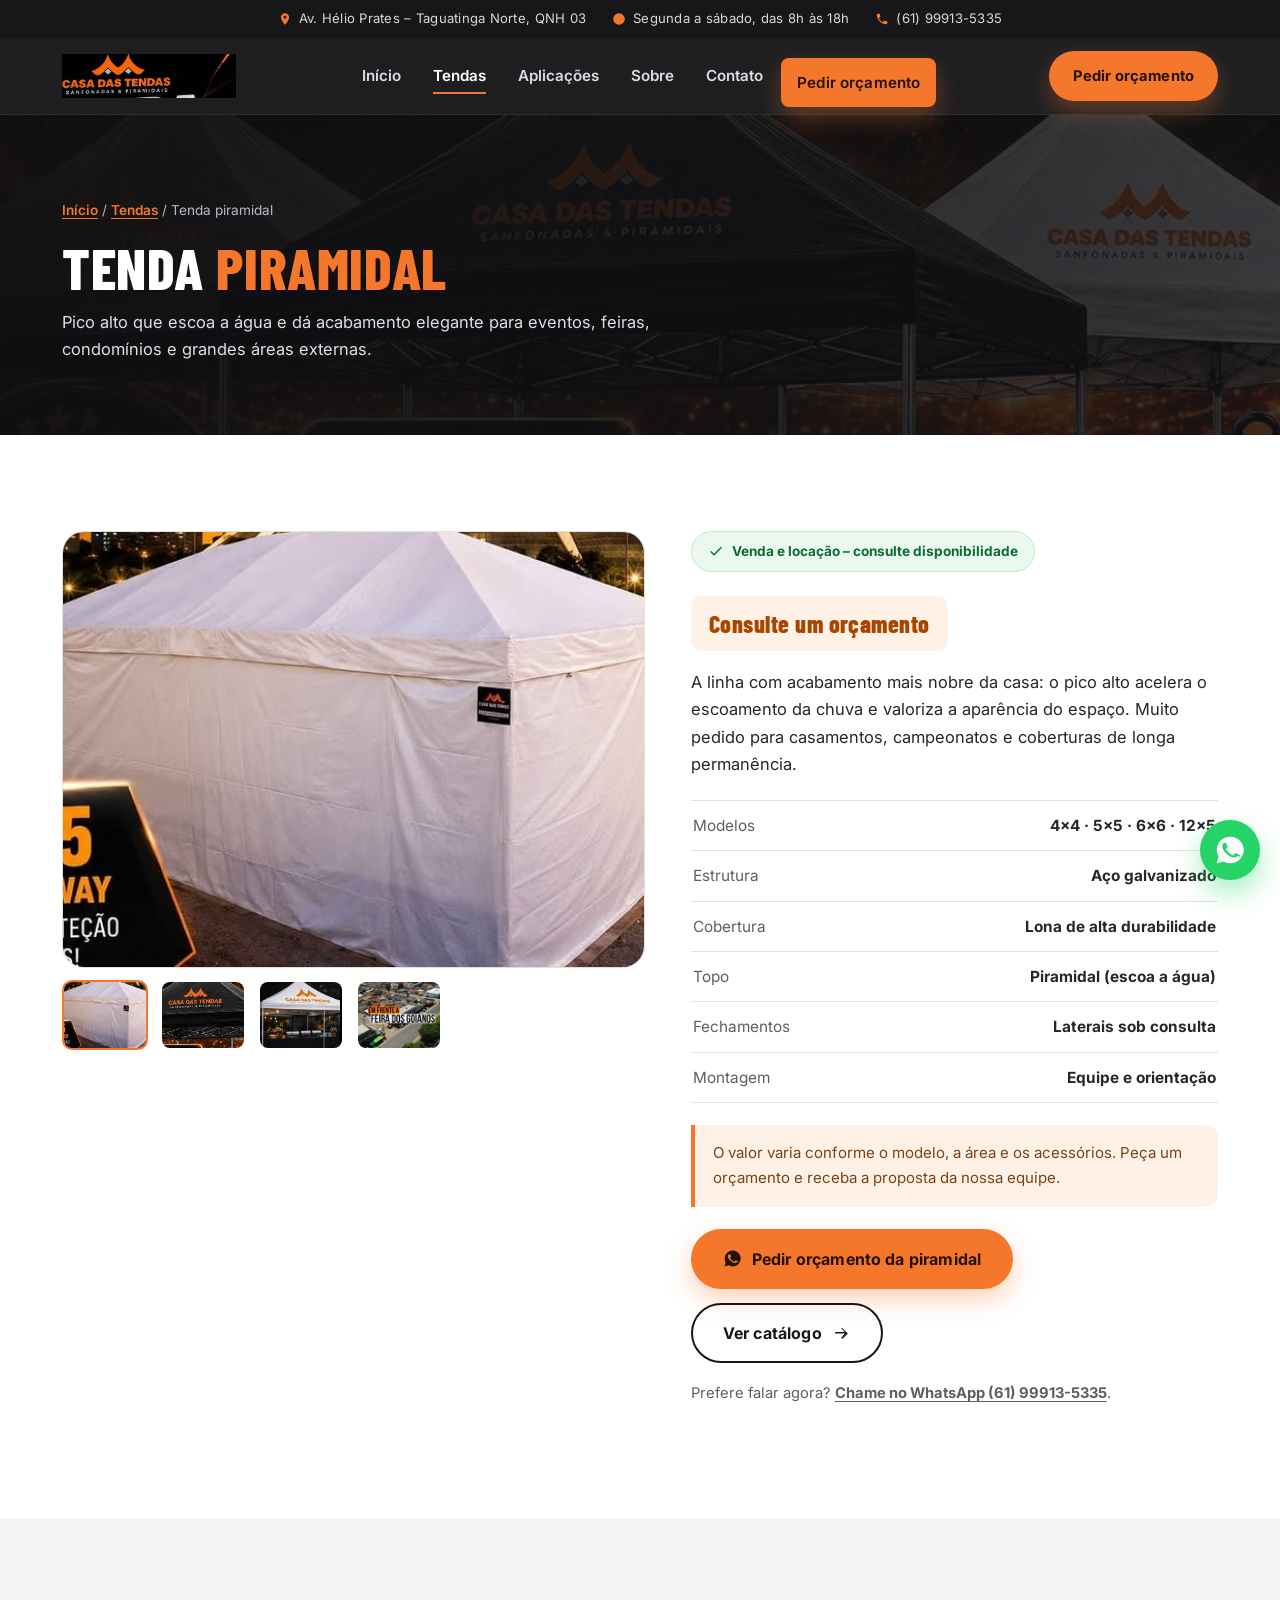
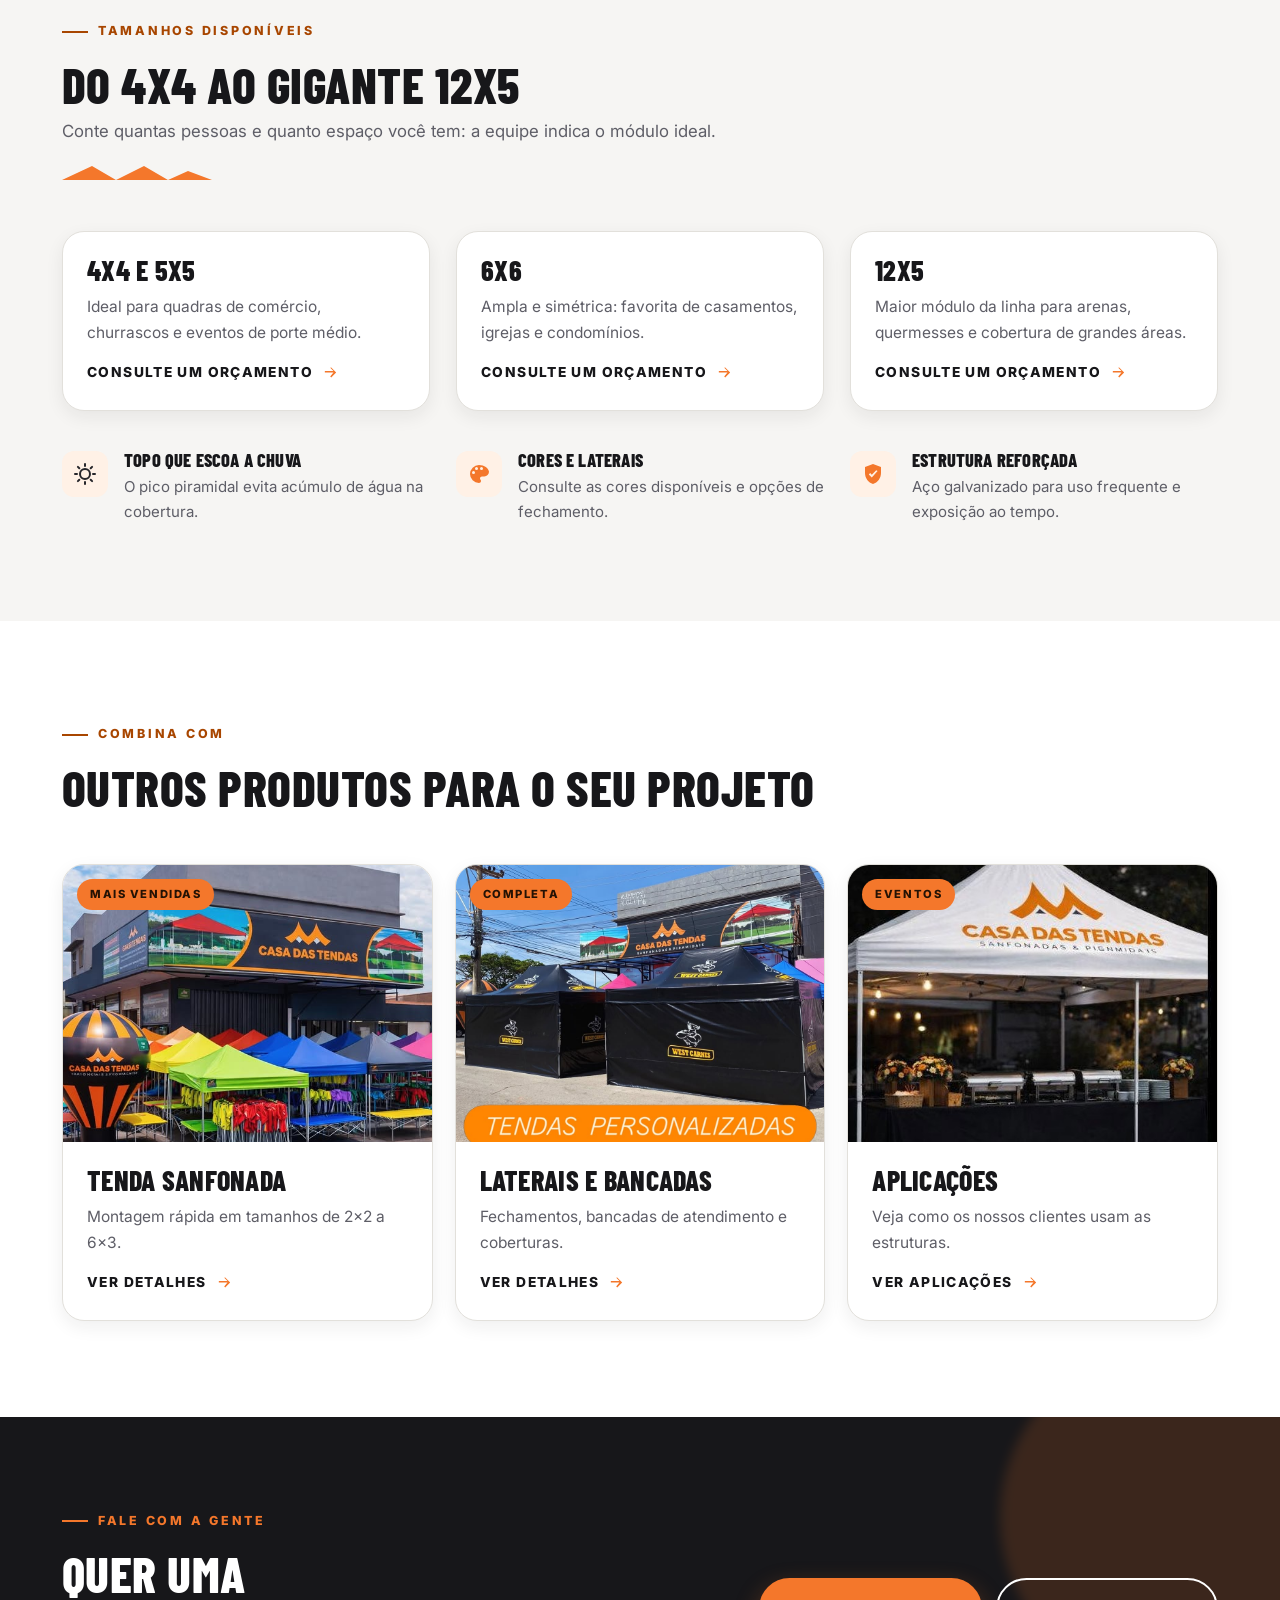
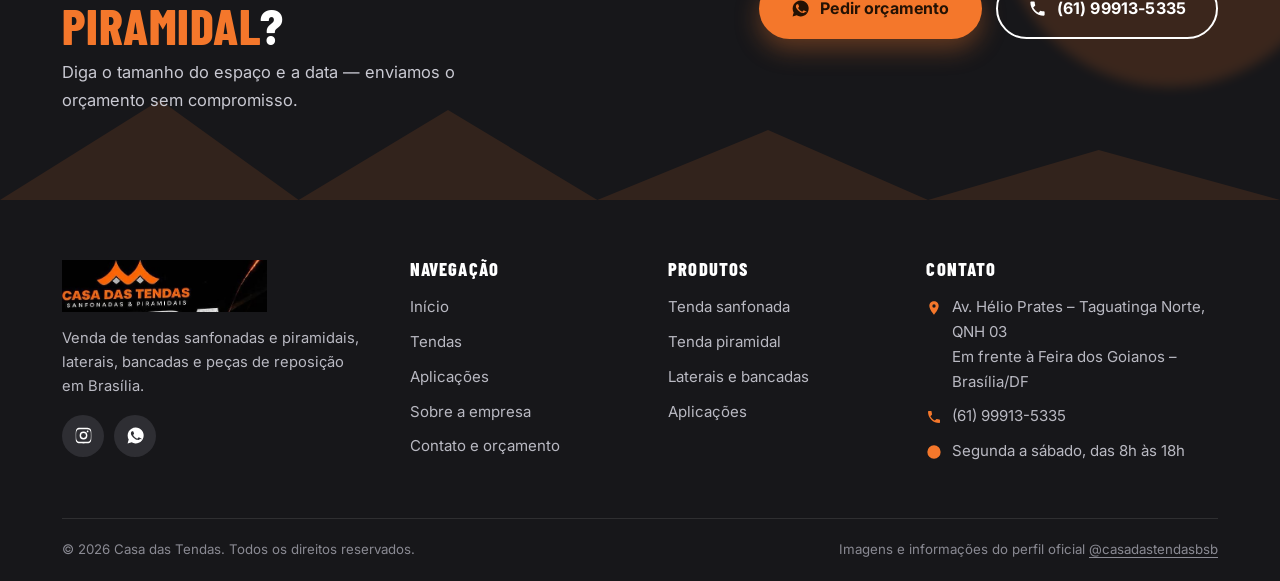
<file: tenda-piramidal.html>
<!DOCTYPE html>
<html lang="pt-BR">
<head>
<meta charset="utf-8">
<meta name="viewport" content="width=device-width, initial-scale=1">
<title>Tenda Piramidal 4x4, 5x5, 6x6 e 12x5 | Venda em Brasília – Casa das Tendas</title>
<meta name="description" content="Tenda piramidal com pico alto, lona de alta durabilidade e estrutura em aço galvanizado. Modelos 4x4, 5x5, 6x6 e 12x5 para eventos e grandes áreas. Consulte um orçamento.">
<meta name="author" content="Casa das Tendas">
<meta name="robots" content="index, follow">
<link rel="canonical" href="https://ddesites.github.io/casa-das-tendas/tenda-piramidal.html">

<meta property="og:type" content="product">
<meta property="og:locale" content="pt_BR">
<meta property="og:site_name" content="Casa das Tendas">
<meta property="og:title" content="Tenda Piramidal – Casa das Tendas | Brasília">
<meta property="og:description" content="Piramidais de 4x4, 5x5, 6x6 e 12x5 com lona de alta durabilidade. Entrega e montagem em Brasília.">
<meta property="og:url" content="https://ddesites.github.io/casa-das-tendas/tenda-piramidal.html">
<meta property="og:image" content="https://ddesites.github.io/casa-das-tendas/img/og-casa-das-tendas.jpg">
<meta name="twitter:card" content="summary_large_image">
<meta name="twitter:title" content="Tenda Piramidal – Casa das Tendas">
<meta name="twitter:description" content="Modelos 4x4, 5x5, 6x6 e 12x5. Consulte um orçamento.">
<meta name="twitter:image" content="https://ddesites.github.io/casa-das-tendas/img/og-casa-das-tendas.jpg">
<meta name="theme-color" content="#17171A">

<link rel="icon" href="img/logo-marca.png" type="image/png">
<link rel="apple-touch-icon" href="img/logo-marca.png">
<link rel="preconnect" href="https://fonts.googleapis.com">
<link rel="preconnect" href="https://fonts.gstatic.com" crossorigin>
<link href="https://fonts.googleapis.com/css2?family=Barlow+Condensed:wght@600;700;800&family=Inter:wght@400;500;600;700;800&display=swap" rel="stylesheet">
<link rel="stylesheet" href="css/style.css">

<script type="application/ld+json">
{
  "@context":"https://schema.org",
  "@type":"Product",
  "name":"Tenda Piramidal",
  "description":"Tenda piramidal com lona de alta durabilidade e estrutura em aço galvanizado, nos modelos 4x4, 5x5, 6x6 e 12x5.",
  "url":"https://ddesites.github.io/casa-das-tendas/tenda-piramidal.html",
  "image":"https://ddesites.github.io/casa-das-tendas/img/og-casa-das-tendas.jpg",
  "brand":{"@type":"Brand","name":"Casa das Tendas"},
  "offers":{
    "@type":"Offer",
    "priceCurrency":"BRL",
    "price":"0",
    "availability":"https://schema.org/InStock",
    "url":"https://ddesites.github.io/casa-das-tendas/contato.html",
    "description":"Preço sob consulta: consulte um orçamento."
  }
}
</script>
</head>
<body>

<!-- ícones -->
<svg xmlns="http://www.w3.org/2000/svg" style="display:none" aria-hidden="true">
  <symbol id="i-pin" viewBox="0 0 24 24"><path d="M12 2C8.1 2 5 5.1 5 9c0 5.2 7 13 7 13s7-7.8 7-13c0-3.9-3.1-7-7-7zm0 9.5A2.5 2.5 0 1 1 12 6.5a2.5 2.5 0 0 1 0 5z"/></symbol>
  <symbol id="i-clock" viewBox="0 0 24 24"><path d="M12 2a10 10 0 1 0 0 20 10 10 0 0 0 0-20zm1 10.6V6h-2v7.4l5.2 3.1 1-1.7-4.2-2.2z"/></symbol>
  <symbol id="i-phone" viewBox="0 0 24 24"><path d="M6.6 10.8c1.4 2.8 3.8 5.1 6.6 6.6l2.2-2.2c.3-.3.7-.4 1-.2 1.1.4 2.3.6 3.6.6.6 0 1 .4 1 1V20c0 .6-.4 1-1 1C10.6 21 3 13.4 3 4c0-.6.4-1 1-1h3.5c.6 0 1 .4 1 1 0 1.2.2 2.4.6 3.6.1.3 0 .7-.2 1l-2.3 2.2z"/></symbol>
  <symbol id="i-check" viewBox="0 0 24 24"><path d="M9 16.2 4.8 12l-1.4 1.4L9 19 21 7l-1.4-1.4z"/></symbol>
  <symbol id="i-shield" viewBox="0 0 24 24"><path d="M12 2 4 5v6c0 5 3.4 9.7 8 11 4.6-1.3 8-6 8-11V5l-8-3zm-1.2 13.5-3-3 1.4-1.4 1.6 1.6 4.4-4.4L16.6 9l-5.8 6.5z"/></symbol>
  <symbol id="i-truck" viewBox="0 0 24 24"><path d="M3 6h11v9H3V6zm12 3h3.5l2 3v3H15V9zM6.5 18a1.8 1.8 0 1 0 0-3.6 1.8 1.8 0 0 0 0 3.6zm10 0a1.8 1.8 0 1 0 0-3.6 1.8 1.8 0 0 0 0 3.6z"/></symbol>
  <symbol id="i-sun" viewBox="0 0 24 24"><path d="M12 17a5 5 0 1 1 0-10 5 5 0 0 1 0 10zm0-13V2m0 20v-2M4.9 4.9l1.4 1.4m11.4 11.4 1.4 1.4M2 12h2m16 0h2M4.9 19.1l1.4-1.4M17.7 6.3l1.4-1.4" stroke="currentColor" stroke-width="2" stroke-linecap="round" fill="none"/></symbol>
  <symbol id="i-tools" viewBox="0 0 24 24"><path d="m21.7 18.3-6-6a5 5 0 0 1-6.4-6.4l3.3 3.3 2.1-2.1-3.3-3.3a5 5 0 0 1 6.4 6.4l-1.4 1.4 1.4 1.4 1.4-1.4a5 5 0 0 1 2.5 6.7zM4.5 15.5 9 20l-2 2-4.5-4.5a3 3 0 0 1 0-4.2 3 3 0 0 1 2 2z"/></symbol>
  <symbol id="i-colors" viewBox="0 0 24 24"><path d="M12 3a9 9 0 0 0 0 18c1.1 0 2-.9 2-2 0-.5-.2-1-.5-1.3-.3-.4-.5-.8-.5-1.2 0-1.1.9-2 2-2h2.3A4.7 4.7 0 0 0 22 9.8C21.6 6 17.3 3 12 3zM6.5 12a1.5 1.5 0 1 1 0-3 1.5 1.5 0 0 1 0 3zm3-4a1.5 1.5 0 1 1 0-3 1.5 1.5 0 0 1 0 3zm5 0a1.5 1.5 0 1 1 0-3 1.5 1.5 0 0 1 0 3z"/></symbol>
  <symbol id="i-tent" viewBox="0 0 24 24"><path d="M12 2 1.5 21h21L12 2zm0 6.6L17 18H7l5-9.4z"/></symbol>
  <symbol id="i-whats" viewBox="0 0 24 24"><path d="M12 2a10 10 0 0 0-8.6 15L2 22l5.2-1.4A10 10 0 1 0 12 2zm5.8 14.2c-.2.7-1.3 1.3-1.9 1.4-.5.1-1.1.1-1.8-.1-.4-.1-1-.3-1.7-.6-3-1.3-4.9-4.3-5-4.5-.2-.2-1.2-1.6-1.2-3s.7-2.1 1-2.4c.3-.3.6-.4.8-.4h.6c.2 0 .4 0 .6.5l.9 2.1c.1.2.1.4 0 .6l-.4.6-.5.6c-.2.2-.3.4-.1.7.2.3.9 1.5 2 2.4 1.4 1.2 2.5 1.6 2.9 1.8.3.1.5.1.7-.1l1.1-1.3c.2-.3.5-.2.8-.1l2.1 1c.4.2.6.3.7.5.1.1.1.7-.1 1.3z"/></symbol>
  <symbol id="i-insta" viewBox="0 0 24 24"><path d="M12 2.2c3.2 0 3.6 0 4.9.1 1.2.1 1.8.2 2.2.4.6.2 1 .5 1.4.9.4.4.7.8.9 1.4.2.4.4 1 .4 2.2.1 1.3.1 1.7.1 4.9s0 3.6-.1 4.9c-.1 1.2-.2 1.8-.4 2.2-.2.6-.5 1-.9 1.4-.4.4-.8.7-1.4.9-.4.2-1 .4-2.2.4-1.3.1-1.7.1-4.9.1s-3.6 0-4.9-.1c-1.2-.1-1.8-.2-2.2-.4-.6-.2-1-.5-1.4-.9-.4-.4-.7-.8-.9-1.4-.2-.4-.4-1-.4-2.2C2.2 15.6 2.2 15.2 2.2 12s0-3.6.1-4.9c.1-1.2.2-1.8.4-2.2.2-.6.5-1 .9-1.4.4-.4.8-.7 1.4-.9.4-.2 1-.4 2.2-.4C8.4 2.2 8.8 2.2 12 2.2zm0 1.8c-3.1 0-3.5 0-4.7.1-1.1.1-1.7.2-2.1.4-.5.2-.9.4-1.2.8-.4.3-.6.7-.8 1.2-.2.4-.3 1-.4 2.1C2.7 9.8 2.7 10.2 2.7 12s0 2.2.1 3.4c.1 1.1.2 1.7.4 2.1.2.5.4.9.8 1.2.3.4.7.6 1.2.8.4.2 1 .3 2.1.4 1.2.1 1.6.1 4.7.1s3.5 0 4.7-.1c1.1-.1 1.7-.2 2.1-.4.5-.2.9-.4 1.2-.8.4-.3.6-.7.8-1.2.2-.4.3-1 .4-2.1.1-1.2.1-1.6.1-3.4s0-2.2-.1-3.4c-.1-1.1-.2-1.7-.4-2.1-.2-.5-.4-.9-.8-1.2-.3-.4-.7-.6-1.2-.8-.4-.2-1-.3-2.1-.4-1.2-.1-1.6-.1-4.7-.1zm0 3.1a4.9 4.9 0 1 1 0 9.8 4.9 4.9 0 0 1 0-9.8zm0 8a3.1 3.1 0 1 0 0-6.2 3.1 3.1 0 0 0 0 6.2zm6.3-8.2a1.1 1.1 0 1 1-2.2 0 1.1 1.1 0 0 1 2.2 0z"/></symbol>
  <symbol id="i-arrow" viewBox="0 0 24 24"><path d="M13 5l7 7-7 7-1.4-1.4L16.2 12H4v-2h12.2l-4.6-4.6L13 5z"/></symbol>
  <symbol id="i-calendar" viewBox="0 0 24 24"><path d="M7 2v2H5a2 2 0 0 0-2 2v13a2 2 0 0 0 2 2h14a2 2 0 0 0 2-2V6a2 2 0 0 0-2-2h-2V2h-2v2H9V2H7zm12 8v9H5v-9h14z"/></symbol>
  <symbol id="i-store" viewBox="0 0 24 24"><path d="M4 4h16l1.5 5.2a3.2 3.2 0 0 1-6.2 1.2 3.2 3.2 0 0 1-6 0 3.2 3.2 0 0 1-6.2-1.2L4 4zm1 8.5V20h6v-5h2v5h6v-7.5a4.7 4.7 0 0 1-3.9-.9 4.7 4.7 0 0 1-6.2 0A4.7 4.7 0 0 1 5 12.5z"/></symbol>
  <symbol id="i-users" viewBox="0 0 24 24"><path d="M9 11a4 4 0 1 0 0-8 4 4 0 0 0 0 8zm0 2c-3.3 0-7 1.7-7 4v3h14v-3c0-2.3-3.7-4-7-4zm8-2a3 3 0 1 0-2.5-4.7A6 6 0 0 1 16 11zm1.5 3c-.5 0-1 0-1.5.1 1.3.9 2 2.1 2 3.4V20h4v-3c0-2.3-2.7-4-4.5-4z"/></symbol>
  <symbol id="i-mail" viewBox="0 0 24 24"><path d="M3 5h18a1 1 0 0 1 1 1v12a1 1 0 0 1-1 1H3a1 1 0 0 1-1-1V6a1 1 0 0 1 1-1zm9 7.2L20 7H4l8 5.2zM4 9.1V17h16V9.1l-8 5.3-8-5.3z"/></symbol>
  <symbol id="i-play" viewBox="0 0 24 24"><path d="M8 5v14l11-7z"/></symbol>
  <symbol id="i-star" viewBox="0 0 24 24"><path d="m12 2 3 6.6 7 .9-5.2 4.8 1.4 7L12 17.8 5.8 21.3l1.4-7L2 9.5l7-.9L12 2z"/></symbol>
</svg>

<div class="topbar">
  <div class="container">
    <span><svg><use href="#i-pin"/></svg> Av. Hélio Prates – Taguatinga Norte, QNH 03</span>
    <span><svg><use href="#i-clock"/></svg> Segunda a sábado, das 8h às 18h</span>
    <a href="tel:+5561999135335" data-whats data-local="topo"><svg><use href="#i-phone"/></svg> (61) 99913-5335</a>
  </div>
</div>

<header class="site-header">
  <div class="container header-inner">
    <a class="logo" href="index.html" aria-label="Casa das Tendas – página inicial">
      <img src="img/logo.png" alt="Casa das Tendas – Sanfonadas e Piramidais" width="505" height="128">
    </a>

    <nav class="nav" id="nav-principal" aria-label="Navegação principal">
      <a href="index.html">Início</a>
      <a href="tendas.html" aria-current="page">Tendas</a>
      <a href="aplicacoes.html">Aplicações</a>
      <a href="sobre.html">Sobre</a>
      <a href="contato.html">Contato</a>
      <a class="btn btn-primario btn-sm" href="contato.html" style="margin-top:14px" data-whats data-local="menu">Pedir orçamento</a>
    </nav>

    <div class="header-cta">
      <a class="btn btn-primario btn-sm" href="contato.html" data-whats data-local="header">Pedir orçamento</a>
      <button class="btn-menu" type="button" aria-label="Abrir menu" aria-controls="nav-principal" aria-expanded="false">
        <span></span><span></span><span></span>
      </button>
    </div>
  </div>
</header>
<div class="overlay-menu"></div>

<main>

  <!-- ================= BANNER ================= -->
  <section class="banner-pagina">
    <img class="fundo" src="img/piramidais-varios.jpg" alt="" aria-hidden="true">
    <div class="container">
      <div class="migalha"><a href="index.html">Início</a> / <a href="tendas.html">Tendas</a> / Tenda piramidal</div>
      <h1>Tenda <span style="color:#F4772B">piramidal</span></h1>
      <p>Pico alto que escoa a água e dá acabamento elegante para eventos, feiras, condomínios e grandes áreas externas.</p>
    </div>
  </section>

  <!-- ================= DETALHE ================= -->
  <section class="section">
    <div class="container">
      <div class="detalhe">

        <div class="galeria-prod">
          <div class="principal">
            <img data-img-principal src="img/piramidal-branca.jpg" alt="Tenda piramidal branca com fechamento lateral">
          </div>
          <div class="miniaturas">
            <button type="button" data-src="img/piramidal-branca.jpg" data-alt="Tenda piramidal branca com fechamento lateral" aria-pressed="true" aria-label="Ver foto: piramidal branca">
              <img src="img/piramidal-branca.jpg" alt="" loading="lazy">
            </button>
            <button type="button" data-src="img/piramidais-varios.jpg" data-alt="Várias tendas piramidais montadas lado a lado" aria-pressed="false" aria-label="Ver foto: piramidais lado a lado">
              <img src="img/piramidais-varios.jpg" alt="" loading="lazy">
            </button>
            <button type="button" data-src="img/evento-casamento.jpg" data-alt="Tenda piramidal montada para evento com buffet" aria-pressed="false" aria-label="Ver foto: piramidal em evento">
              <img src="img/evento-casamento.jpg" alt="" loading="lazy">
            </button>
            <button type="button" data-src="img/localizacao-aerea.jpg" data-alt="Vista aérea da região da loja com tendas montadas" aria-pressed="false" aria-label="Ver foto: vista aérea">
              <img src="img/localizacao-aerea.jpg" alt="" loading="lazy">
            </button>
          </div>
        </div>

        <div class="info-prod">
          <span class="selo"><svg><use href="#i-check"/></svg> Venda e locação – consulte disponibilidade</span>

          <p class="preco"><span class="valor">Consulte um orçamento</span></p>

          <p>A linha com acabamento mais nobre da casa: o pico alto acelera o escoamento da chuva e valoriza a aparência do espaço. Muito pedido para casamentos, campeonatos e coberturas de longa permanência.</p>

          <ul class="especificacoes">
            <li><span>Modelos</span><span>4x4 · 5x5 · 6x6 · 12x5</span></li>
            <li><span>Estrutura</span><span>Aço galvanizado</span></li>
            <li><span>Cobertura</span><span>Lona de alta durabilidade</span></li>
            <li><span>Topo</span><span>Piramidal (escoa a água)</span></li>
            <li><span>Fechamentos</span><span>Laterais sob consulta</span></li>
            <li><span>Montagem</span><span>Equipe e orientação</span></li>
          </ul>

          <div class="aviso">
            O valor varia conforme o modelo, a área e os acessórios. Peça um orçamento e receba a proposta da nossa equipe.
          </div>

          <div class="hero-acoes" style="margin-top:22px">
            <a class="btn btn-primario" href="contato.html" data-whats data-local="produto-piramidal">
              <svg><use href="#i-whats"/></svg> Pedir orçamento da piramidal
            </a>
            <a class="btn btn-contorno-escuro" href="tendas.html">
              Ver catálogo <svg><use href="#i-arrow"/></svg>
            </a>
          </div>

          <p style="margin-top:18px;font-size:.92rem;color:var(--texto-suave)">
            Prefere falar agora?
            <a href="https://wa.me/5561999135335?text=Ol%C3%A1!%20Vim%20pelo%20site%20e%20quero%20um%20or%C3%A7amento%20de%20tenda%20piramidal."
               target="_blank" rel="noopener" data-whats data-local="produto-piramidal-zap" style="font-weight:700">Chame no WhatsApp (61) 99913-5335</a>.
          </p>
        </div>

      </div>
    </div>
  </section>

  <!-- ================= TAMANHOS ================= -->
  <section class="section clara" id="tamanhos">
    <div class="container">
      <div class="section-head">
        <span class="eyebrow">Tamanhos disponíveis</span>
        <h2>Do 4x4 ao gigante 12x5</h2>
        <p>Conte quantas pessoas e quanto espaço você tem: a equipe indica o módulo ideal.</p>
        <svg class="linha-picos" viewBox="0 0 150 16" aria-hidden="true"><path d="M0 16 30 2l24 14L82 2l24 14 20-9 24 9H0z"/></svg>
      </div>

      <div class="grid-produtos">
        <article class="card-prod">
          <div class="corpo">
            <h3>4x4 e 5x5</h3>
            <p>Ideal para quadras de comércio, churrascos e eventos de porte médio.</p>
            <a class="card-link" href="contato.html" data-whats data-local="piramidal-4x4">Consulte um orçamento <svg><use href="#i-arrow"/></svg></a>
          </div>
        </article>
        <article class="card-prod">
          <div class="corpo">
            <h3>6x6</h3>
            <p>Ampla e simétrica: favorita de casamentos, igrejas e condomínios.</p>
            <a class="card-link" href="contato.html" data-whats data-local="piramidal-6x6">Consulte um orçamento <svg><use href="#i-arrow"/></svg></a>
          </div>
        </article>
        <article class="card-prod">
          <div class="corpo">
            <h3>12x5</h3>
            <p>Maior módulo da linha para arenas, quermesses e cobertura de grandes áreas.</p>
            <a class="card-link" href="contato.html" data-whats data-local="piramidal-12x5">Consulte um orçamento <svg><use href="#i-arrow"/></svg></a>
          </div>
        </article>
      </div>

      <div class="beneficios" style="margin-top:40px">
        <div class="beneficio">
          <span class="ponto"><svg><use href="#i-sun"/></svg></span>
          <div><h3>Topo que escoa a chuva</h3><p>O pico piramidal evita acúmulo de água na cobertura.</p></div>
        </div>
        <div class="beneficio">
          <span class="ponto"><svg><use href="#i-colors"/></svg></span>
          <div><h3>Cores e laterais</h3><p>Consulte as cores disponíveis e opções de fechamento.</p></div>
        </div>
        <div class="beneficio">
          <span class="ponto"><svg><use href="#i-shield"/></svg></span>
          <div><h3>Estrutura reforçada</h3><p>Aço galvanizado para uso frequente e exposição ao tempo.</p></div>
        </div>
      </div>
    </div>
  </section>

  <!-- ================= RELACIONADOS ================= -->
  <section class="section">
    <div class="container">
      <div class="section-head">
        <span class="eyebrow">Combina com</span>
        <h2>Outros produtos para o seu projeto</h2>
      </div>

      <div class="relacionados">
        <article class="card-prod">
          <div class="midia">
            <img src="img/rua-tendas.jpg" alt="Tendas sanfonadas coloridas" loading="lazy">
            <span class="tag">Mais vendidas</span>
          </div>
          <div class="corpo">
            <h3>Tenda sanfonada</h3>
            <p>Montagem rápida em tamanhos de 2x2 a 6x3.</p>
            <a class="card-link" href="tenda-sanfonada.html">Ver detalhes <svg><use href="#i-arrow"/></svg></a>
          </div>
        </article>
        <article class="card-prod">
          <div class="midia">
            <img src="img/tendas-personalizadas-laterais.jpg" alt="Tendas com laterais personalizadas" loading="lazy">
            <span class="tag">Completa</span>
          </div>
          <div class="corpo">
            <h3>Laterais e bancadas</h3>
            <p>Fechamentos, bancadas de atendimento e coberturas.</p>
            <a class="card-link" href="acessorios-e-estruturas.html">Ver detalhes <svg><use href="#i-arrow"/></svg></a>
          </div>
        </article>
        <article class="card-prod">
          <div class="midia">
            <img src="img/evento-casamento.jpg" alt="Tenda montada para evento social" loading="lazy">
            <span class="tag">Eventos</span>
          </div>
          <div class="corpo">
            <h3>Aplicações</h3>
            <p>Veja como os nossos clientes usam as estruturas.</p>
            <a class="card-link" href="aplicacoes.html">Ver aplicações <svg><use href="#i-arrow"/></svg></a>
          </div>
        </article>
      </div>
    </div>
  </section>

  <!-- ================= CHAMADA FINAL ================= -->
  <section class="cta-final">
    <svg class="pico-fundo" viewBox="0 0 1200 120" preserveAspectRatio="none" aria-hidden="true">
      <path d="M0 120 150 20l130 100L420 30l140 90 160-70 150 70 160-50 170 50v10H0z" fill="#F4772B"/>
    </svg>
    <div class="container">
      <div>
        <span class="eyebrow">Fale com a gente</span>
        <h2>Quer uma <span>piramidal</span>?</h2>
        <p>Diga o tamanho do espaço e a data — enviamos o orçamento sem compromisso.</p>
      </div>
      <div class="cta-acoes">
        <a class="btn btn-primario" href="contato.html" data-whats data-local="cta-piramidal">
          <svg><use href="#i-whats"/></svg> Pedir orçamento
        </a>
        <a class="btn btn-contorno" href="tel:+5561999135335" data-whats data-local="cta-piramidal-telefone">
          <svg><use href="#i-phone"/></svg> (61) 99913-5335
        </a>
      </div>
    </div>
  </section>

</main>

<footer class="site-footer">
  <div class="container">
    <div class="footer-grid">
      <div class="footer-logo">
        <img src="img/logo.png" alt="Casa das Tendas" width="505" height="128" loading="lazy">
        <p>Venda de tendas sanfonadas e piramidais, laterais, bancadas e peças de reposição em Brasília.</p>
        <div class="redes">
          <a href="https://www.instagram.com/casadastendasbsb/" target="_blank" rel="noopener" aria-label="Instagram da Casa das Tendas"><svg><use href="#i-insta"/></svg></a>
          <a href="https://wa.me/5561999135335" target="_blank" rel="noopener" aria-label="WhatsApp da Casa das Tendas" data-whats data-local="rodape"><svg><use href="#i-whats"/></svg></a>
        </div>
      </div>

      <div>
        <h3>Navegação</h3>
        <ul>
          <li><a href="index.html">Início</a></li>
          <li><a href="tendas.html">Tendas</a></li>
          <li><a href="aplicacoes.html">Aplicações</a></li>
          <li><a href="sobre.html">Sobre a empresa</a></li>
          <li><a href="contato.html">Contato e orçamento</a></li>
        </ul>
      </div>

      <div>
        <h3>Produtos</h3>
        <ul>
          <li><a href="tenda-sanfonada.html">Tenda sanfonada</a></li>
          <li><a href="tenda-piramidal.html">Tenda piramidal</a></li>
          <li><a href="acessorios-e-estruturas.html">Laterais e bancadas</a></li>
          <li><a href="aplicacoes.html">Aplicações</a></li>
        </ul>
      </div>

      <div>
        <h3>Contato</h3>
        <ul class="footer-contato">
          <li><svg><use href="#i-pin"/></svg><span>Av. Hélio Prates – Taguatinga Norte, QNH 03<br>Em frente à Feira dos Goianos – Brasília/DF</span></li>
          <li><svg><use href="#i-phone"/></svg><a href="tel:+5561999135335">(61) 99913-5335</a></li>
          <li><svg><use href="#i-clock"/></svg><span>Segunda a sábado, das 8h às 18h</span></li>
        </ul>
      </div>
    </div>

    <div class="footer-bottom">
      <span>© <span id="ano">2026</span> Casa das Tendas. Todos os direitos reservados.</span>
      <span>Imagens e informações do perfil oficial <a href="https://www.instagram.com/casadastendasbsb/" target="_blank" rel="noopener">@casadastendasbsb</a></span>
    </div>
  </div>
</footer>

<a class="whats-float" href="https://wa.me/5561999135335?text=Ol%C3%A1!%20Vim%20pelo%20site%20e%20quero%20um%20or%C3%A7amento%20de%20tenda."
   target="_blank" rel="noopener" aria-label="Falar no WhatsApp" data-whats data-local="flutuante">
  <span class="dica">Fale no WhatsApp</span>
  <svg><use href="#i-whats"/></svg>
</a>

<script src="js/main.js"></script>
<script>
  document.getElementById('ano').textContent = new Date().getFullYear();
</script>
</body>
</html>
</file>
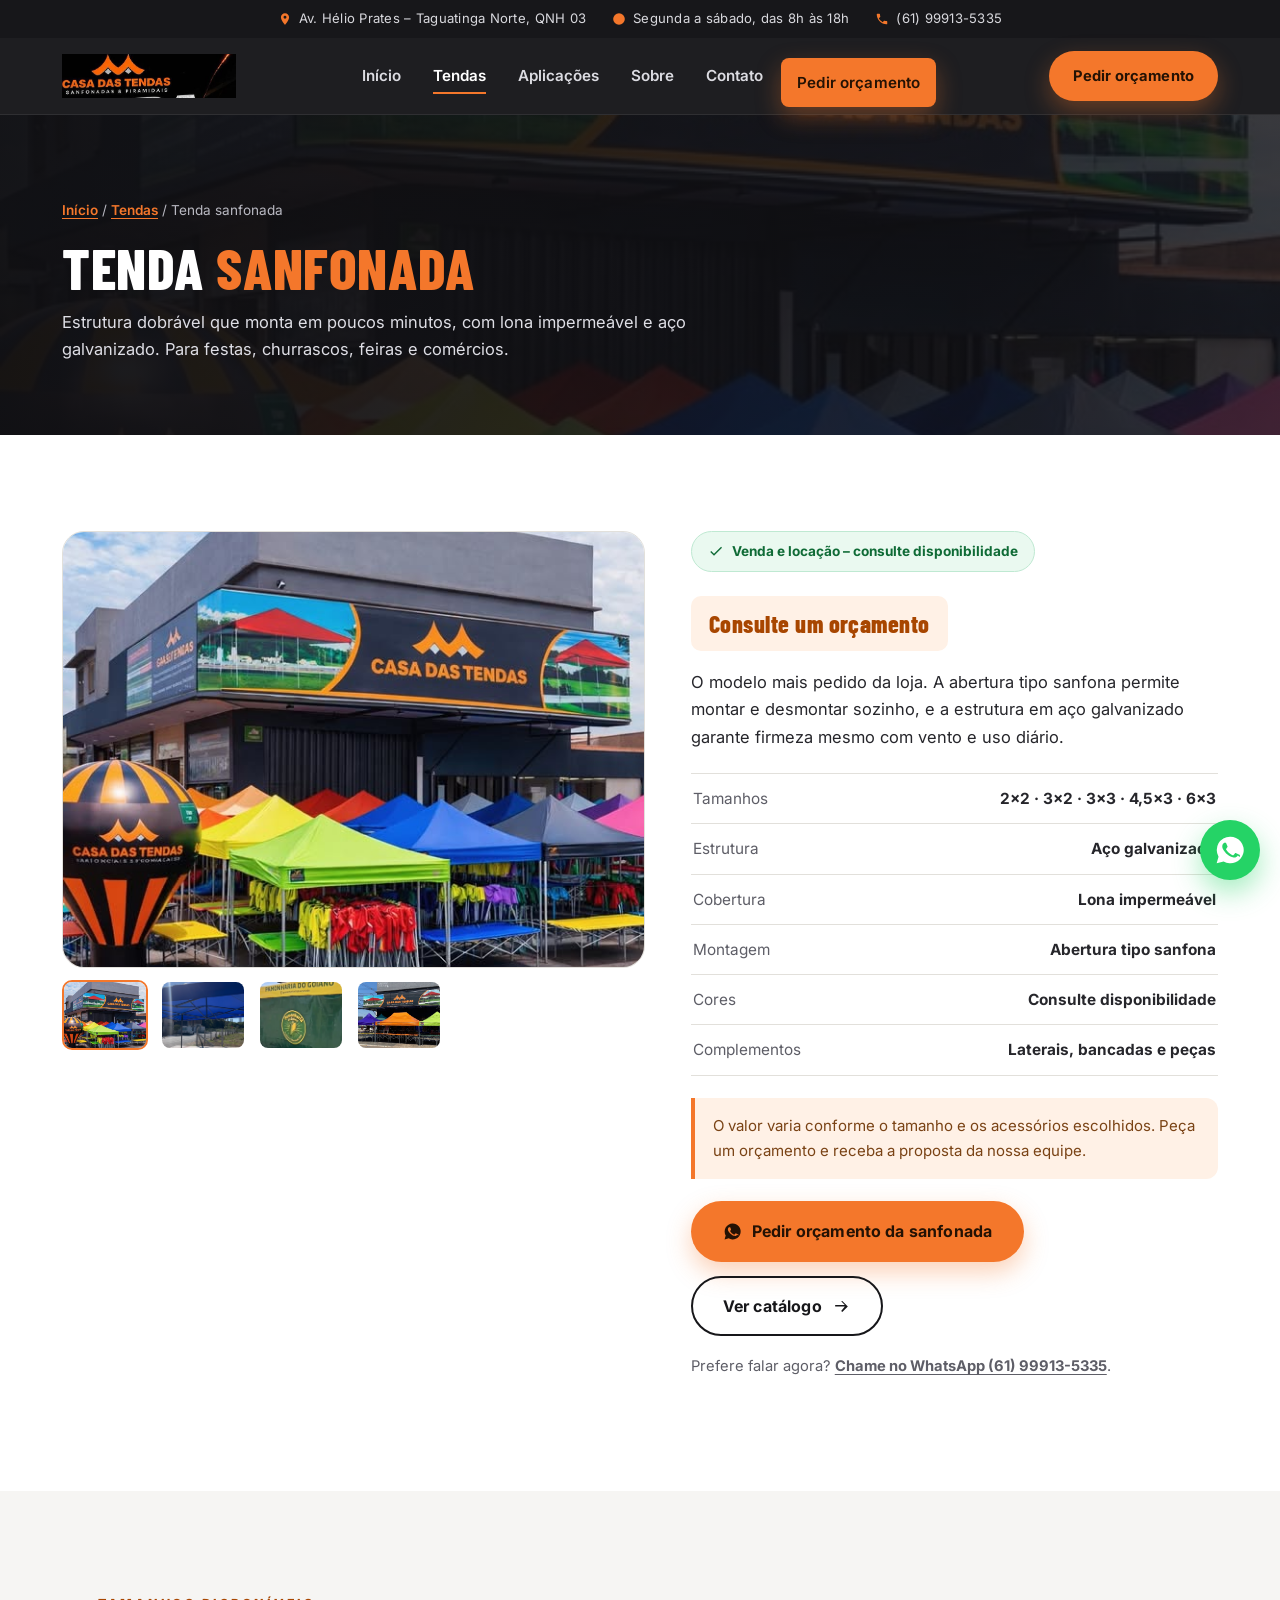
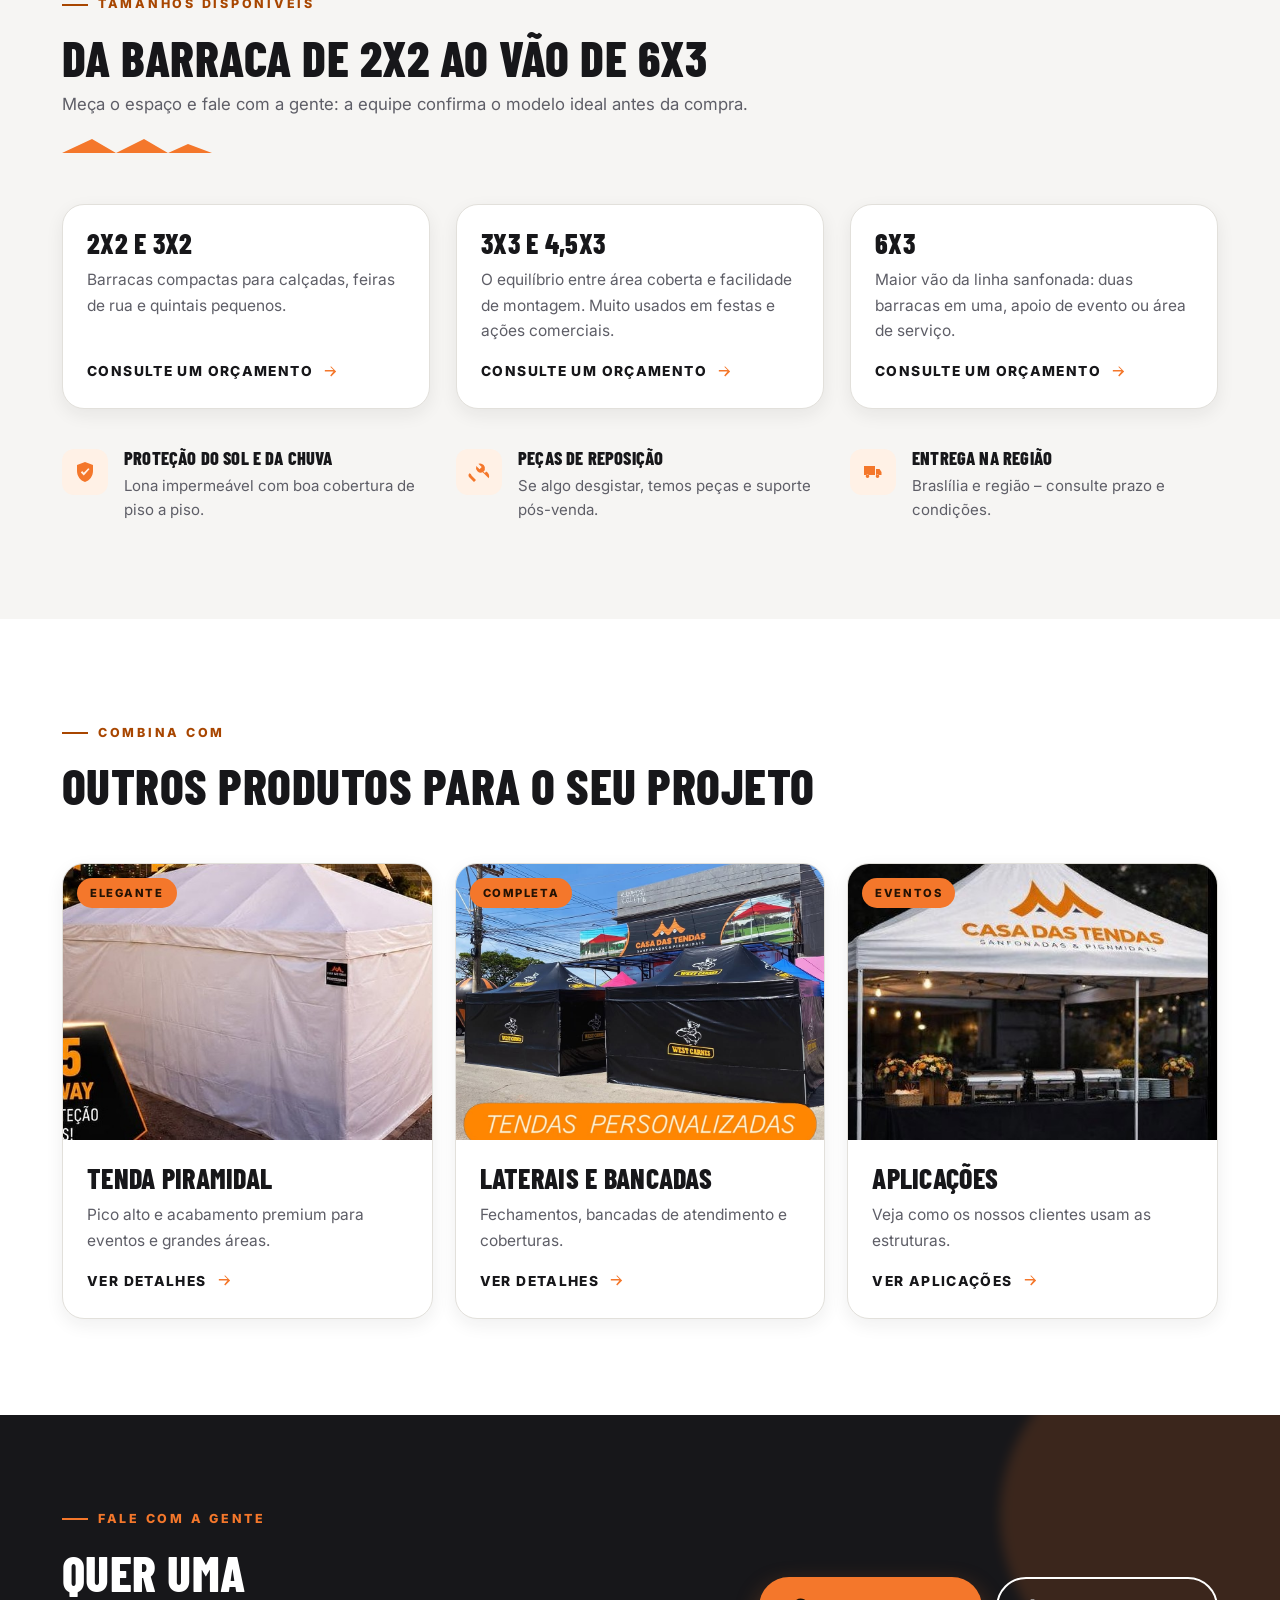
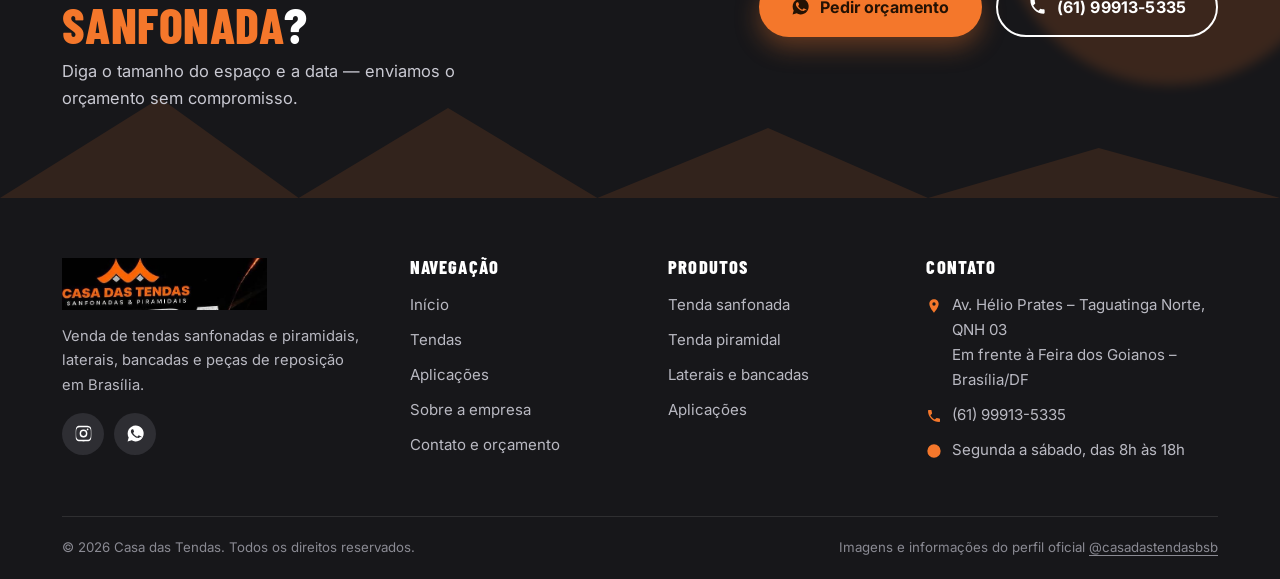
<file: tenda-sanfonada.html>
<!DOCTYPE html>
<html lang="pt-BR">
<head>
<meta charset="utf-8">
<meta name="viewport" content="width=device-width, initial-scale=1">
<title>Tenda Sanfonada 2x2 a 6x3 | Venda em Brasília – Casa das Tendas</title>
<meta name="description" content="Tenda sanfonada com estrutura em aço galvanizado e lona impermeável. Tamanhos 2x2, 3x2, 3x3, 4,5x3 e 6x3 para feiras, festas e comércios em Brasília. Consulte um orçamento.">
<meta name="author" content="Casa das Tendas">
<meta name="robots" content="index, follow">
<link rel="canonical" href="https://ddesites.github.io/casa-das-tendas/tenda-sanfonada.html">

<meta property="og:type" content="product">
<meta property="og:locale" content="pt_BR">
<meta property="og:site_name" content="Casa das Tendas">
<meta property="og:title" content="Tenda Sanfonada – Casa das Tendas | Brasília">
<meta property="og:description" content="Sanfonadas de 2x2 a 6x3, aço galvanizado e lona impermeável. Entrega e montagem em Brasília.">
<meta property="og:url" content="https://ddesites.github.io/casa-das-tendas/tenda-sanfonada.html">
<meta property="og:image" content="https://ddesites.github.io/casa-das-tendas/img/og-casa-das-tendas.jpg">
<meta name="twitter:card" content="summary_large_image">
<meta name="twitter:title" content="Tenda Sanfonada – Casa das Tendas">
<meta name="twitter:description" content="Tamanhos de 2x2 a 6x3 com lona impermeável. Consulte um orçamento.">
<meta name="twitter:image" content="https://ddesites.github.io/casa-das-tendas/img/og-casa-das-tendas.jpg">
<meta name="theme-color" content="#17171A">

<link rel="icon" href="img/logo-marca.png" type="image/png">
<link rel="apple-touch-icon" href="img/logo-marca.png">
<link rel="preconnect" href="https://fonts.googleapis.com">
<link rel="preconnect" href="https://fonts.gstatic.com" crossorigin>
<link href="https://fonts.googleapis.com/css2?family=Barlow+Condensed:wght@600;700;800&family=Inter:wght@400;500;600;700;800&display=swap" rel="stylesheet">
<link rel="stylesheet" href="css/style.css">

<script type="application/ld+json">
{
  "@context":"https://schema.org",
  "@type":"Product",
  "name":"Tenda Sanfonada",
  "description":"Tenda sanfonada com estrutura em aço galvanizado e lona impermeável, nos tamanhos 2x2, 3x2, 3x3, 4,5x3 e 6x3.",
  "url":"https://ddesites.github.io/casa-das-tendas/tenda-sanfonada.html",
  "image":"https://ddesites.github.io/casa-das-tendas/img/og-casa-das-tendas.jpg",
  "brand":{"@type":"Brand","name":"Casa das Tendas"},
  "offers":{
    "@type":"Offer",
    "priceCurrency":"BRL",
    "price":"0",
    "availability":"https://schema.org/InStock",
    "url":"https://ddesites.github.io/casa-das-tendas/contato.html",
    "description":"Preço sob consulta: consulte um orçamento."
  }
}
</script>
</head>
<body>

<!-- ícones -->
<svg xmlns="http://www.w3.org/2000/svg" style="display:none" aria-hidden="true">
  <symbol id="i-pin" viewBox="0 0 24 24"><path d="M12 2C8.1 2 5 5.1 5 9c0 5.2 7 13 7 13s7-7.8 7-13c0-3.9-3.1-7-7-7zm0 9.5A2.5 2.5 0 1 1 12 6.5a2.5 2.5 0 0 1 0 5z"/></symbol>
  <symbol id="i-clock" viewBox="0 0 24 24"><path d="M12 2a10 10 0 1 0 0 20 10 10 0 0 0 0-20zm1 10.6V6h-2v7.4l5.2 3.1 1-1.7-4.2-2.2z"/></symbol>
  <symbol id="i-phone" viewBox="0 0 24 24"><path d="M6.6 10.8c1.4 2.8 3.8 5.1 6.6 6.6l2.2-2.2c.3-.3.7-.4 1-.2 1.1.4 2.3.6 3.6.6.6 0 1 .4 1 1V20c0 .6-.4 1-1 1C10.6 21 3 13.4 3 4c0-.6.4-1 1-1h3.5c.6 0 1 .4 1 1 0 1.2.2 2.4.6 3.6.1.3 0 .7-.2 1l-2.3 2.2z"/></symbol>
  <symbol id="i-check" viewBox="0 0 24 24"><path d="M9 16.2 4.8 12l-1.4 1.4L9 19 21 7l-1.4-1.4z"/></symbol>
  <symbol id="i-shield" viewBox="0 0 24 24"><path d="M12 2 4 5v6c0 5 3.4 9.7 8 11 4.6-1.3 8-6 8-11V5l-8-3zm-1.2 13.5-3-3 1.4-1.4 1.6 1.6 4.4-4.4L16.6 9l-5.8 6.5z"/></symbol>
  <symbol id="i-truck" viewBox="0 0 24 24"><path d="M3 6h11v9H3V6zm12 3h3.5l2 3v3H15V9zM6.5 18a1.8 1.8 0 1 0 0-3.6 1.8 1.8 0 0 0 0 3.6zm10 0a1.8 1.8 0 1 0 0-3.6 1.8 1.8 0 0 0 0 3.6z"/></symbol>
  <symbol id="i-sun" viewBox="0 0 24 24"><path d="M12 17a5 5 0 1 1 0-10 5 5 0 0 1 0 10zm0-13V2m0 20v-2M4.9 4.9l1.4 1.4m11.4 11.4 1.4 1.4M2 12h2m16 0h2M4.9 19.1l1.4-1.4M17.7 6.3l1.4-1.4" stroke="currentColor" stroke-width="2" stroke-linecap="round" fill="none"/></symbol>
  <symbol id="i-tools" viewBox="0 0 24 24"><path d="m21.7 18.3-6-6a5 5 0 0 1-6.4-6.4l3.3 3.3 2.1-2.1-3.3-3.3a5 5 0 0 1 6.4 6.4l-1.4 1.4 1.4 1.4 1.4-1.4a5 5 0 0 1 2.5 6.7zM4.5 15.5 9 20l-2 2-4.5-4.5a3 3 0 0 1 0-4.2 3 3 0 0 1 2 2z"/></symbol>
  <symbol id="i-colors" viewBox="0 0 24 24"><path d="M12 3a9 9 0 0 0 0 18c1.1 0 2-.9 2-2 0-.5-.2-1-.5-1.3-.3-.4-.5-.8-.5-1.2 0-1.1.9-2 2-2h2.3A4.7 4.7 0 0 0 22 9.8C21.6 6 17.3 3 12 3zM6.5 12a1.5 1.5 0 1 1 0-3 1.5 1.5 0 0 1 0 3zm3-4a1.5 1.5 0 1 1 0-3 1.5 1.5 0 0 1 0 3zm5 0a1.5 1.5 0 1 1 0-3 1.5 1.5 0 0 1 0 3z"/></symbol>
  <symbol id="i-tent" viewBox="0 0 24 24"><path d="M12 2 1.5 21h21L12 2zm0 6.6L17 18H7l5-9.4z"/></symbol>
  <symbol id="i-whats" viewBox="0 0 24 24"><path d="M12 2a10 10 0 0 0-8.6 15L2 22l5.2-1.4A10 10 0 1 0 12 2zm5.8 14.2c-.2.7-1.3 1.3-1.9 1.4-.5.1-1.1.1-1.8-.1-.4-.1-1-.3-1.7-.6-3-1.3-4.9-4.3-5-4.5-.2-.2-1.2-1.6-1.2-3s.7-2.1 1-2.4c.3-.3.6-.4.8-.4h.6c.2 0 .4 0 .6.5l.9 2.1c.1.2.1.4 0 .6l-.4.6-.5.6c-.2.2-.3.4-.1.7.2.3.9 1.5 2 2.4 1.4 1.2 2.5 1.6 2.9 1.8.3.1.5.1.7-.1l1.1-1.3c.2-.3.5-.2.8-.1l2.1 1c.4.2.6.3.7.5.1.1.1.7-.1 1.3z"/></symbol>
  <symbol id="i-insta" viewBox="0 0 24 24"><path d="M12 2.2c3.2 0 3.6 0 4.9.1 1.2.1 1.8.2 2.2.4.6.2 1 .5 1.4.9.4.4.7.8.9 1.4.2.4.4 1 .4 2.2.1 1.3.1 1.7.1 4.9s0 3.6-.1 4.9c-.1 1.2-.2 1.8-.4 2.2-.2.6-.5 1-.9 1.4-.4.4-.8.7-1.4.9-.4.2-1 .4-2.2.4-1.3.1-1.7.1-4.9.1s-3.6 0-4.9-.1c-1.2-.1-1.8-.2-2.2-.4-.6-.2-1-.5-1.4-.9-.4-.4-.7-.8-.9-1.4-.2-.4-.4-1-.4-2.2C2.2 15.6 2.2 15.2 2.2 12s0-3.6.1-4.9c.1-1.2.2-1.8.4-2.2.2-.6.5-1 .9-1.4.4-.4.8-.7 1.4-.9.4-.2 1-.4 2.2-.4C8.4 2.2 8.8 2.2 12 2.2zm0 1.8c-3.1 0-3.5 0-4.7.1-1.1.1-1.7.2-2.1.4-.5.2-.9.4-1.2.8-.4.3-.6.7-.8 1.2-.2.4-.3 1-.4 2.1C2.7 9.8 2.7 10.2 2.7 12s0 2.2.1 3.4c.1 1.1.2 1.7.4 2.1.2.5.4.9.8 1.2.3.4.7.6 1.2.8.4.2 1 .3 2.1.4 1.2.1 1.6.1 4.7.1s3.5 0 4.7-.1c1.1-.1 1.7-.2 2.1-.4.5-.2.9-.4 1.2-.8.4-.3.6-.7.8-1.2.2-.4.3-1 .4-2.1.1-1.2.1-1.6.1-3.4s0-2.2-.1-3.4c-.1-1.1-.2-1.7-.4-2.1-.2-.5-.4-.9-.8-1.2-.3-.4-.7-.6-1.2-.8-.4-.2-1-.3-2.1-.4-1.2-.1-1.6-.1-4.7-.1zm0 3.1a4.9 4.9 0 1 1 0 9.8 4.9 4.9 0 0 1 0-9.8zm0 8a3.1 3.1 0 1 0 0-6.2 3.1 3.1 0 0 0 0 6.2zm6.3-8.2a1.1 1.1 0 1 1-2.2 0 1.1 1.1 0 0 1 2.2 0z"/></symbol>
  <symbol id="i-arrow" viewBox="0 0 24 24"><path d="M13 5l7 7-7 7-1.4-1.4L16.2 12H4v-2h12.2l-4.6-4.6L13 5z"/></symbol>
  <symbol id="i-calendar" viewBox="0 0 24 24"><path d="M7 2v2H5a2 2 0 0 0-2 2v13a2 2 0 0 0 2 2h14a2 2 0 0 0 2-2V6a2 2 0 0 0-2-2h-2V2h-2v2H9V2H7zm12 8v9H5v-9h14z"/></symbol>
  <symbol id="i-store" viewBox="0 0 24 24"><path d="M4 4h16l1.5 5.2a3.2 3.2 0 0 1-6.2 1.2 3.2 3.2 0 0 1-6 0 3.2 3.2 0 0 1-6.2-1.2L4 4zm1 8.5V20h6v-5h2v5h6v-7.5a4.7 4.7 0 0 1-3.9-.9 4.7 4.7 0 0 1-6.2 0A4.7 4.7 0 0 1 5 12.5z"/></symbol>
  <symbol id="i-users" viewBox="0 0 24 24"><path d="M9 11a4 4 0 1 0 0-8 4 4 0 0 0 0 8zm0 2c-3.3 0-7 1.7-7 4v3h14v-3c0-2.3-3.7-4-7-4zm8-2a3 3 0 1 0-2.5-4.7A6 6 0 0 1 16 11zm1.5 3c-.5 0-1 0-1.5.1 1.3.9 2 2.1 2 3.4V20h4v-3c0-2.3-2.7-4-4.5-4z"/></symbol>
  <symbol id="i-mail" viewBox="0 0 24 24"><path d="M3 5h18a1 1 0 0 1 1 1v12a1 1 0 0 1-1 1H3a1 1 0 0 1-1-1V6a1 1 0 0 1 1-1zm9 7.2L20 7H4l8 5.2zM4 9.1V17h16V9.1l-8 5.3-8-5.3z"/></symbol>
  <symbol id="i-play" viewBox="0 0 24 24"><path d="M8 5v14l11-7z"/></symbol>
  <symbol id="i-star" viewBox="0 0 24 24"><path d="m12 2 3 6.6 7 .9-5.2 4.8 1.4 7L12 17.8 5.8 21.3l1.4-7L2 9.5l7-.9L12 2z"/></symbol>
</svg>

<div class="topbar">
  <div class="container">
    <span><svg><use href="#i-pin"/></svg> Av. Hélio Prates – Taguatinga Norte, QNH 03</span>
    <span><svg><use href="#i-clock"/></svg> Segunda a sábado, das 8h às 18h</span>
    <a href="tel:+5561999135335" data-whats data-local="topo"><svg><use href="#i-phone"/></svg> (61) 99913-5335</a>
  </div>
</div>

<header class="site-header">
  <div class="container header-inner">
    <a class="logo" href="index.html" aria-label="Casa das Tendas – página inicial">
      <img src="img/logo.png" alt="Casa das Tendas – Sanfonadas e Piramidais" width="505" height="128">
    </a>

    <nav class="nav" id="nav-principal" aria-label="Navegação principal">
      <a href="index.html">Início</a>
      <a href="tendas.html" aria-current="page">Tendas</a>
      <a href="aplicacoes.html">Aplicações</a>
      <a href="sobre.html">Sobre</a>
      <a href="contato.html">Contato</a>
      <a class="btn btn-primario btn-sm" href="contato.html" style="margin-top:14px" data-whats data-local="menu">Pedir orçamento</a>
    </nav>

    <div class="header-cta">
      <a class="btn btn-primario btn-sm" href="contato.html" data-whats data-local="header">Pedir orçamento</a>
      <button class="btn-menu" type="button" aria-label="Abrir menu" aria-controls="nav-principal" aria-expanded="false">
        <span></span><span></span><span></span>
      </button>
    </div>
  </div>
</header>
<div class="overlay-menu"></div>

<main>

  <!-- ================= BANNER ================= -->
  <section class="banner-pagina">
    <img class="fundo" src="img/rua-tendas.jpg" alt="" aria-hidden="true">
    <div class="container">
      <div class="migalha"><a href="index.html">Início</a> / <a href="tendas.html">Tendas</a> / Tenda sanfonada</div>
      <h1>Tenda <span style="color:#F4772B">sanfonada</span></h1>
      <p>Estrutura dobrável que monta em poucos minutos, com lona impermeável e aço galvanizado. Para festas, churrascos, feiras e comércios.</p>
    </div>
  </section>

  <!-- ================= DETALHE ================= -->
  <section class="section">
    <div class="container">
      <div class="detalhe">

        <div class="galeria-prod">
          <div class="principal">
            <img data-img-principal src="img/rua-tendas.jpg" alt="Tendas sanfonadas coloridas montadas em frente à loja">
          </div>
          <div class="miniaturas">
            <button type="button" data-src="img/rua-tendas.jpg" data-alt="Tendas sanfonadas coloridas montadas em frente à loja" aria-pressed="true" aria-label="Ver foto: sanfonadas montadas">
              <img src="img/rua-tendas.jpg" alt="" loading="lazy">
            </button>
            <button type="button" data-src="img/estrutura-sanfonada.jpg" data-alt="Estrutura interna de tenda sanfonada em aço galvanizado" aria-pressed="false" aria-label="Ver foto: estrutura em aço galvanizado">
              <img src="img/estrutura-sanfonada.jpg" alt="" loading="lazy">
            </button>
            <button type="button" data-src="img/tenda-completa-lateral.jpg" data-alt="Tenda sanfonada com fechamento lateral instalado" aria-pressed="false" aria-label="Ver foto: sanfonada com lateral">
              <img src="img/tenda-completa-lateral.jpg" alt="" loading="lazy">
            </button>
            <button type="button" data-src="img/fachada-tendas-coloridas.jpg" data-alt="Fileira de tendas sanfonadas coloridas" aria-pressed="false" aria-label="Ver foto: fileira de sanfonadas">
              <img src="img/fachada-tendas-coloridas.jpg" alt="" loading="lazy">
            </button>
          </div>
        </div>

        <div class="info-prod">
          <span class="selo"><svg><use href="#i-check"/></svg> Venda e locação – consulte disponibilidade</span>

          <p class="preco"><span class="valor">Consulte um orçamento</span></p>

          <p>O modelo mais pedido da loja. A abertura tipo sanfona permite montar e desmontar sozinho, e a estrutura em aço galvanizado garante firmeza mesmo com vento e uso diário.</p>

          <ul class="especificacoes">
            <li><span>Tamanhos</span><span>2x2 · 3x2 · 3x3 · 4,5x3 · 6x3</span></li>
            <li><span>Estrutura</span><span>Aço galvanizado</span></li>
            <li><span>Cobertura</span><span>Lona impermeável</span></li>
            <li><span>Montagem</span><span>Abertura tipo sanfona</span></li>
            <li><span>Cores</span><span>Consulte disponibilidade</span></li>
            <li><span>Complementos</span><span>Laterais, bancadas e peças</span></li>
          </ul>

          <div class="aviso">
            O valor varia conforme o tamanho e os acessórios escolhidos. Peça um orçamento e receba a proposta da nossa equipe.
          </div>

          <div class="hero-acoes" style="margin-top:22px">
            <a class="btn btn-primario" href="contato.html" data-whats data-local="produto-sanfonada">
              <svg><use href="#i-whats"/></svg> Pedir orçamento da sanfonada
            </a>
            <a class="btn btn-contorno-escuro" href="tendas.html">
              Ver catálogo <svg><use href="#i-arrow"/></svg>
            </a>
          </div>

          <p style="margin-top:18px;font-size:.92rem;color:var(--texto-suave)">
            Prefere falar agora?
            <a href="https://wa.me/5561999135335?text=Ol%C3%A1!%20Vim%20pelo%20site%20e%20quero%20um%20or%C3%A7amento%20de%20tenda%20sanfonada."
               target="_blank" rel="noopener" data-whats data-local="produto-sanfonada-zap" style="font-weight:700">Chame no WhatsApp (61) 99913-5335</a>.
          </p>
        </div>

      </div>
    </div>
  </section>

  <!-- ================= TAMANHOS ================= -->
  <section class="section clara" id="tamanhos">
    <div class="container">
      <div class="section-head">
        <span class="eyebrow">Tamanhos disponíveis</span>
        <h2>Da barraca de 2x2 ao vão de 6x3</h2>
        <p>Meça o espaço e fale com a gente: a equipe confirma o modelo ideal antes da compra.</p>
        <svg class="linha-picos" viewBox="0 0 150 16" aria-hidden="true"><path d="M0 16 30 2l24 14L82 2l24 14 20-9 24 9H0z"/></svg>
      </div>

      <div class="grid-produtos">
        <article class="card-prod">
          <div class="corpo">
            <h3>2x2 e 3x2</h3>
            <p>Barracas compactas para calçadas, feiras de rua e quintais pequenos.</p>
            <a class="card-link" href="contato.html" data-whats data-local="sanfonada-2x2">Consulte um orçamento <svg><use href="#i-arrow"/></svg></a>
          </div>
        </article>
        <article class="card-prod">
          <div class="corpo">
            <h3>3x3 e 4,5x3</h3>
            <p>O equilíbrio entre área coberta e facilidade de montagem. Muito usados em festas e ações comerciais.</p>
            <a class="card-link" href="contato.html" data-whats data-local="sanfonada-3x3">Consulte um orçamento <svg><use href="#i-arrow"/></svg></a>
          </div>
        </article>
        <article class="card-prod">
          <div class="corpo">
            <h3>6x3</h3>
            <p>Maior vão da linha sanfonada: duas barracas em uma, apoio de evento ou área de serviço.</p>
            <a class="card-link" href="contato.html" data-whats data-local="sanfonada-6x3">Consulte um orçamento <svg><use href="#i-arrow"/></svg></a>
          </div>
        </article>
      </div>

      <div class="beneficios" style="margin-top:40px">
        <div class="beneficio">
          <span class="ponto"><svg><use href="#i-shield"/></svg></span>
          <div><h3>Proteção do sol e da chuva</h3><p>Lona impermeável com boa cobertura de piso a piso.</p></div>
        </div>
        <div class="beneficio">
          <span class="ponto"><svg><use href="#i-tools"/></svg></span>
          <div><h3>Peças de reposição</h3><p>Se algo desgistar, temos peças e suporte pós-venda.</p></div>
        </div>
        <div class="beneficio">
          <span class="ponto"><svg><use href="#i-truck"/></svg></span>
          <div><h3>Entrega na região</h3><p>Braslília e região – consulte prazo e condições.</p></div>
        </div>
      </div>
    </div>
  </section>

  <!-- ================= RELACIONADOS ================= -->
  <section class="section">
    <div class="container">
      <div class="section-head">
        <span class="eyebrow">Combina com</span>
        <h2>Outros produtos para o seu projeto</h2>
      </div>

      <div class="relacionados">
        <article class="card-prod">
          <div class="midia">
            <img src="img/piramidal-branca.jpg" alt="Tenda piramidal branca com laterais" loading="lazy">
            <span class="tag">Elegante</span>
          </div>
          <div class="corpo">
            <h3>Tenda piramidal</h3>
            <p>Pico alto e acabamento premium para eventos e grandes áreas.</p>
            <a class="card-link" href="tenda-piramidal.html">Ver detalhes <svg><use href="#i-arrow"/></svg></a>
          </div>
        </article>
        <article class="card-prod">
          <div class="midia">
            <img src="img/tendas-personalizadas-laterais.jpg" alt="Tendas com laterais personalizadas" loading="lazy">
            <span class="tag">Completa</span>
          </div>
          <div class="corpo">
            <h3>Laterais e bancadas</h3>
            <p>Fechamentos, bancadas de atendimento e coberturas.</p>
            <a class="card-link" href="acessorios-e-estruturas.html">Ver detalhes <svg><use href="#i-arrow"/></svg></a>
          </div>
        </article>
        <article class="card-prod">
          <div class="midia">
            <img src="img/evento-casamento.jpg" alt="Tenda montada para evento social" loading="lazy">
            <span class="tag">Eventos</span>
          </div>
          <div class="corpo">
            <h3>Aplicações</h3>
            <p>Veja como os nossos clientes usam as estruturas.</p>
            <a class="card-link" href="aplicacoes.html">Ver aplicações <svg><use href="#i-arrow"/></svg></a>
          </div>
        </article>
      </div>
    </div>
  </section>

  <!-- ================= CHAMADA FINAL ================= -->
  <section class="cta-final">
    <svg class="pico-fundo" viewBox="0 0 1200 120" preserveAspectRatio="none" aria-hidden="true">
      <path d="M0 120 150 20l130 100L420 30l140 90 160-70 150 70 160-50 170 50v10H0z" fill="#F4772B"/>
    </svg>
    <div class="container">
      <div>
        <span class="eyebrow">Fale com a gente</span>
        <h2>Quer uma <span>sanfonada</span>?</h2>
        <p>Diga o tamanho do espaço e a data — enviamos o orçamento sem compromisso.</p>
      </div>
      <div class="cta-acoes">
        <a class="btn btn-primario" href="contato.html" data-whats data-local="cta-sanfonada">
          <svg><use href="#i-whats"/></svg> Pedir orçamento
        </a>
        <a class="btn btn-contorno" href="tel:+5561999135335" data-whats data-local="cta-sanfonada-telefone">
          <svg><use href="#i-phone"/></svg> (61) 99913-5335
        </a>
      </div>
    </div>
  </section>

</main>

<footer class="site-footer">
  <div class="container">
    <div class="footer-grid">
      <div class="footer-logo">
        <img src="img/logo.png" alt="Casa das Tendas" width="505" height="128" loading="lazy">
        <p>Venda de tendas sanfonadas e piramidais, laterais, bancadas e peças de reposição em Brasília.</p>
        <div class="redes">
          <a href="https://www.instagram.com/casadastendasbsb/" target="_blank" rel="noopener" aria-label="Instagram da Casa das Tendas"><svg><use href="#i-insta"/></svg></a>
          <a href="https://wa.me/5561999135335" target="_blank" rel="noopener" aria-label="WhatsApp da Casa das Tendas" data-whats data-local="rodape"><svg><use href="#i-whats"/></svg></a>
        </div>
      </div>

      <div>
        <h3>Navegação</h3>
        <ul>
          <li><a href="index.html">Início</a></li>
          <li><a href="tendas.html">Tendas</a></li>
          <li><a href="aplicacoes.html">Aplicações</a></li>
          <li><a href="sobre.html">Sobre a empresa</a></li>
          <li><a href="contato.html">Contato e orçamento</a></li>
        </ul>
      </div>

      <div>
        <h3>Produtos</h3>
        <ul>
          <li><a href="tenda-sanfonada.html">Tenda sanfonada</a></li>
          <li><a href="tenda-piramidal.html">Tenda piramidal</a></li>
          <li><a href="acessorios-e-estruturas.html">Laterais e bancadas</a></li>
          <li><a href="aplicacoes.html">Aplicações</a></li>
        </ul>
      </div>

      <div>
        <h3>Contato</h3>
        <ul class="footer-contato">
          <li><svg><use href="#i-pin"/></svg><span>Av. Hélio Prates – Taguatinga Norte, QNH 03<br>Em frente à Feira dos Goianos – Brasília/DF</span></li>
          <li><svg><use href="#i-phone"/></svg><a href="tel:+5561999135335">(61) 99913-5335</a></li>
          <li><svg><use href="#i-clock"/></svg><span>Segunda a sábado, das 8h às 18h</span></li>
        </ul>
      </div>
    </div>

    <div class="footer-bottom">
      <span>© <span id="ano">2026</span> Casa das Tendas. Todos os direitos reservados.</span>
      <span>Imagens e informações do perfil oficial <a href="https://www.instagram.com/casadastendasbsb/" target="_blank" rel="noopener">@casadastendasbsb</a></span>
    </div>
  </div>
</footer>

<a class="whats-float" href="https://wa.me/5561999135335?text=Ol%C3%A1!%20Vim%20pelo%20site%20e%20quero%20um%20or%C3%A7amento%20de%20tenda."
   target="_blank" rel="noopener" aria-label="Falar no WhatsApp" data-whats data-local="flutuante">
  <span class="dica">Fale no WhatsApp</span>
  <svg><use href="#i-whats"/></svg>
</a>

<script src="js/main.js"></script>
<script>
  document.getElementById('ano').textContent = new Date().getFullYear();
</script>
</body>
</html>
</file>
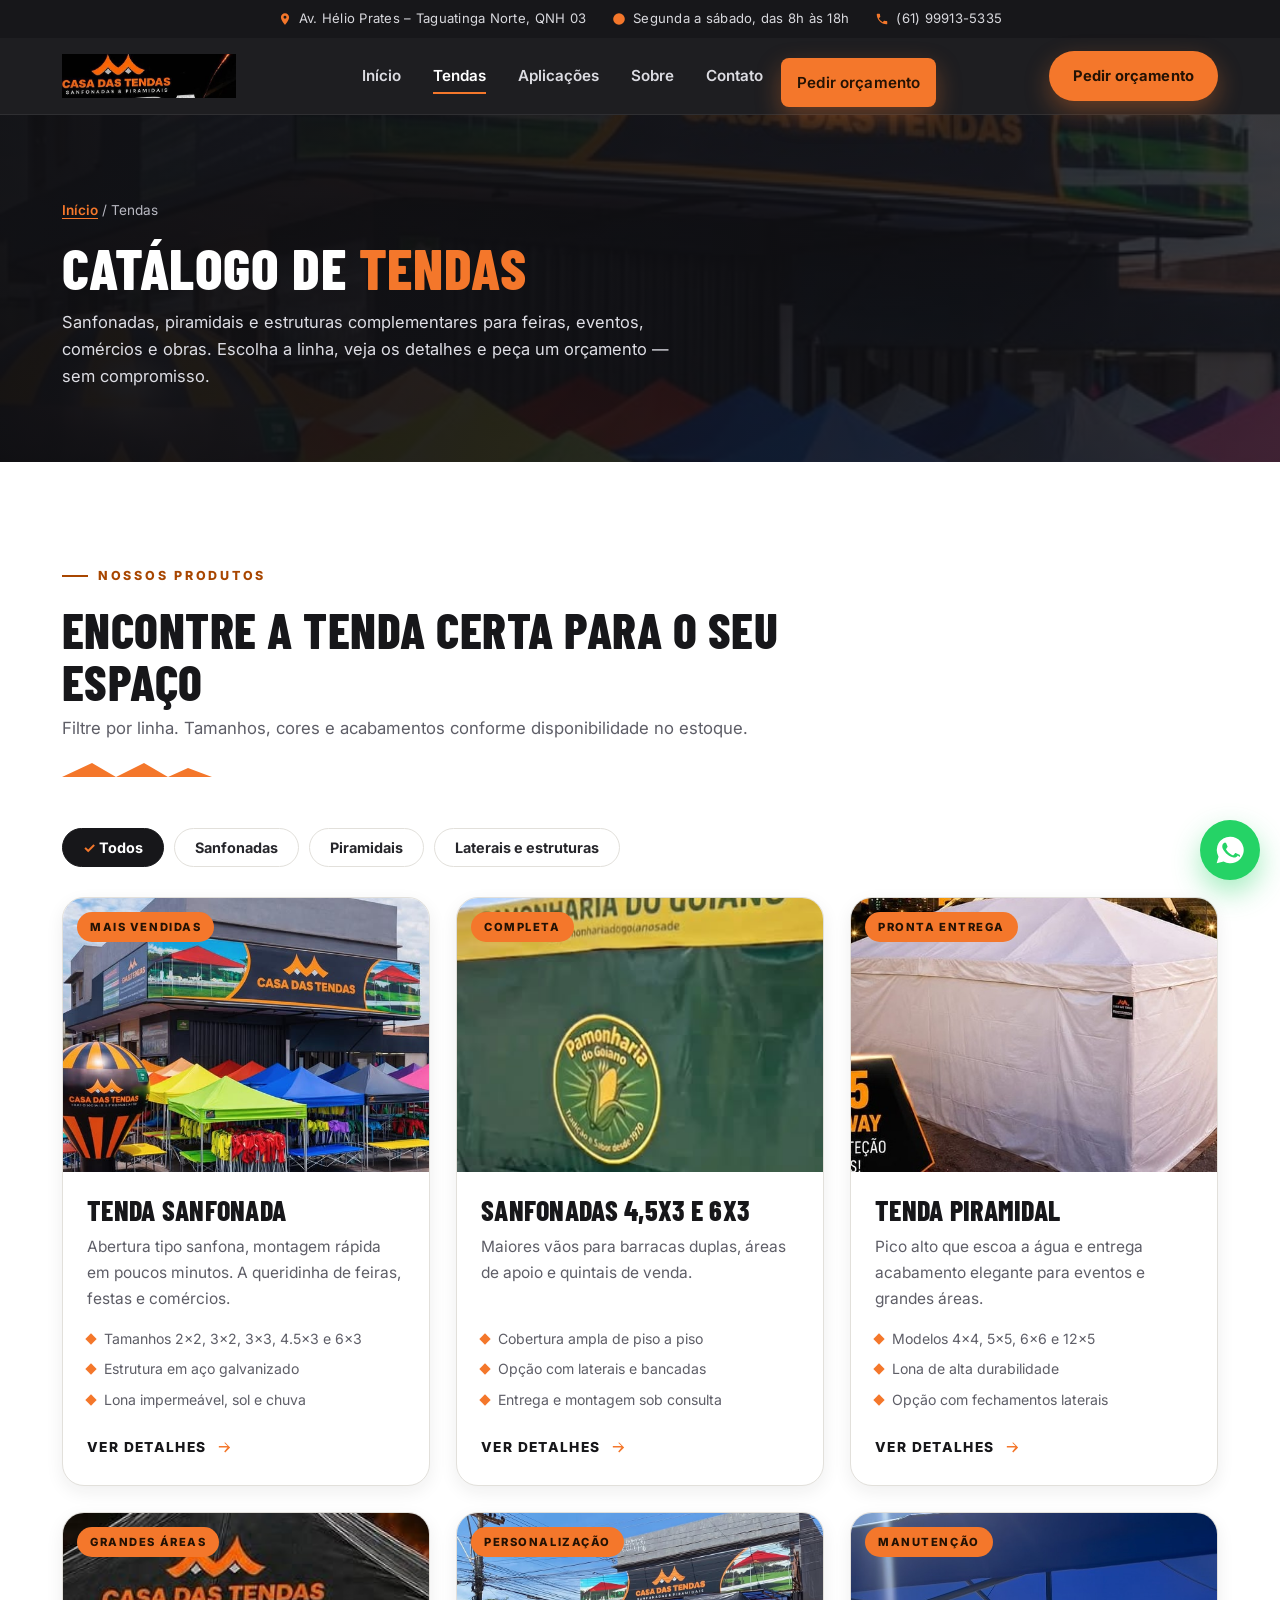
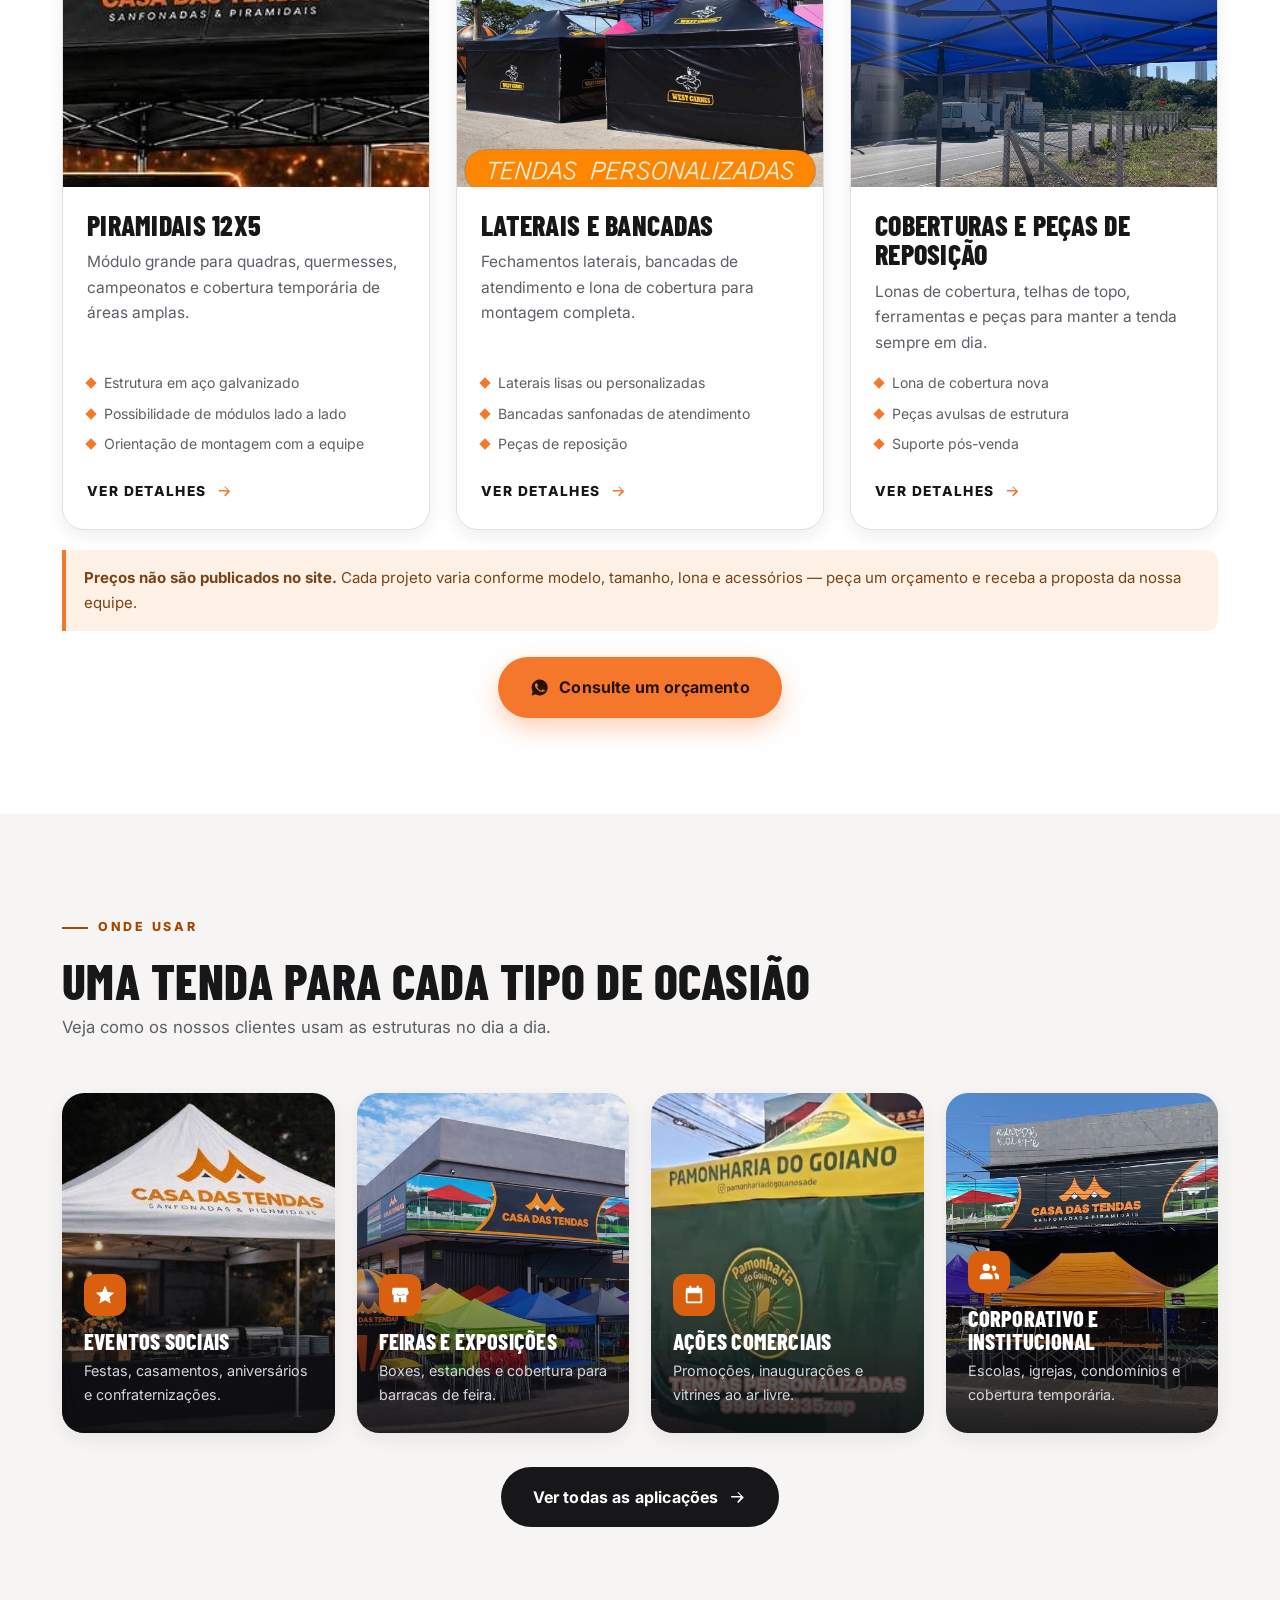
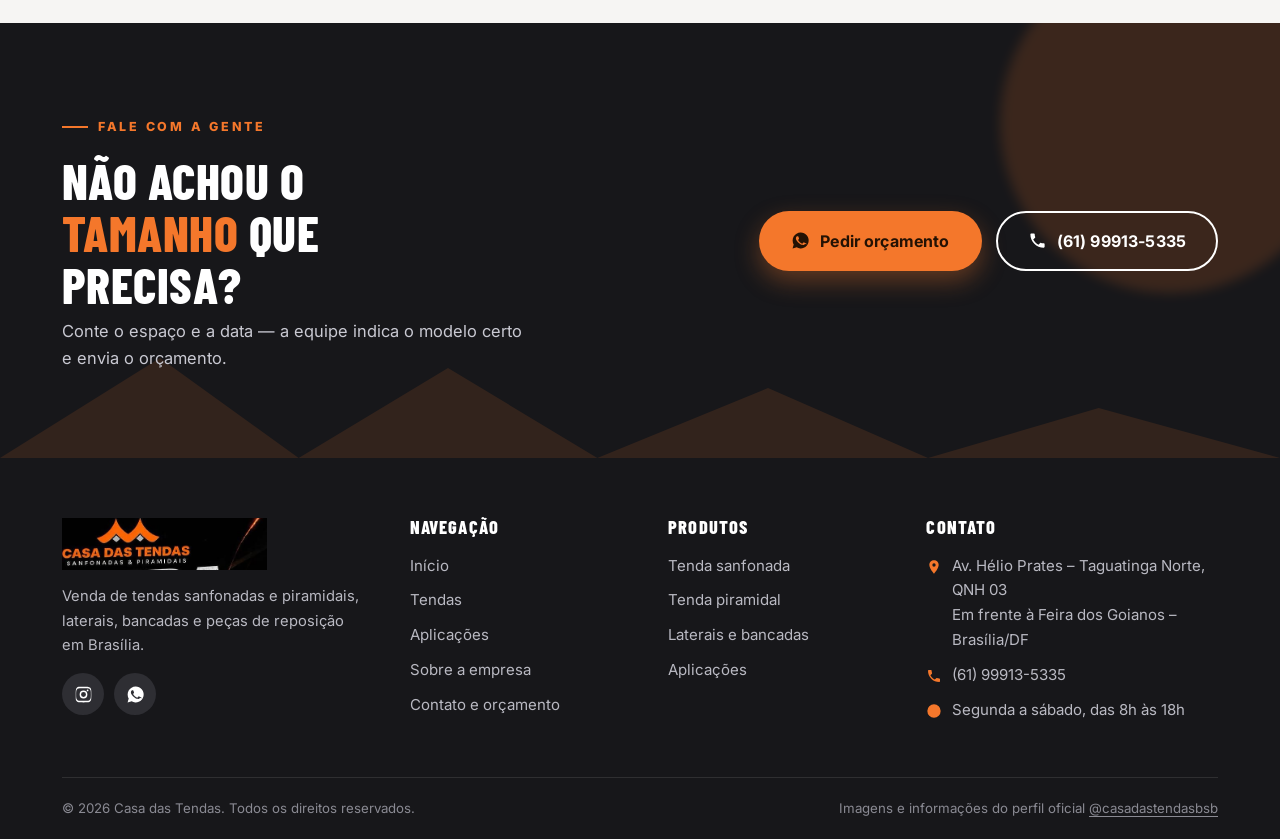
<file: tendas.html>
<!DOCTYPE html>
<html lang="pt-BR">
<head>
<meta charset="utf-8">
<meta name="viewport" content="width=device-width, initial-scale=1">
<title>Tendas à Venda em Brasília | Sanfonadas, Piramidais e Acessórios – Casa das Tendas</title>
<meta name="description" content="Catálogo de tendas sanfonadas, piramidais, laterais, bancadas e peças de reposição em Brasília. Lona impermeável e estrutura em aço galvanizado. Consulte um orçamento: (61) 99913-5335.">
<meta name="author" content="Casa das Tendas">
<meta name="robots" content="index, follow">
<link rel="canonical" href="https://ddesites.github.io/casa-das-tendas/tendas.html">

<meta property="og:type" content="website">
<meta property="og:locale" content="pt_BR">
<meta property="og:site_name" content="Casa das Tendas">
<meta property="og:title" content="Catálogo de Tendas – Casa das Tendas | Brasília">
<meta property="og:description" content="Sanfonadas, piramidais, laterais e coberturas com lona impermeável e aço galvanizado. Consulte um orçamento.">
<meta property="og:url" content="https://ddesites.github.io/casa-das-tendas/tendas.html">
<meta property="og:image" content="https://ddesites.github.io/casa-das-tendas/img/og-casa-das-tendas.jpg">
<meta name="twitter:card" content="summary_large_image">
<meta name="twitter:title" content="Catálogo de Tendas – Casa das Tendas | Brasília">
<meta name="twitter:description" content="Sanfonadas, piramidais e acessórios. Consulte um orçamento.">
<meta name="twitter:image" content="https://ddesites.github.io/casa-das-tendas/img/og-casa-das-tendas.jpg">
<meta name="theme-color" content="#17171A">

<link rel="icon" href="img/logo-marca.png" type="image/png">
<link rel="apple-touch-icon" href="img/logo-marca.png">
<link rel="preconnect" href="https://fonts.googleapis.com">
<link rel="preconnect" href="https://fonts.gstatic.com" crossorigin>
<link href="https://fonts.googleapis.com/css2?family=Barlow+Condensed:wght@600;700;800&family=Inter:wght@400;500;600;700;800&display=swap" rel="stylesheet">
<link rel="stylesheet" href="css/style.css">

<script type="application/ld+json">
{
  "@context":"https://schema.org",
  "@type":"CollectionPage",
  "name":"Catálogo de Tendas – Casa das Tendas",
  "url":"https://ddesites.github.io/casa-das-tendas/tendas.html",
  "description":"Catálogo de tendas sanfonadas, piramidais e acessórios para venda em Brasília.",
  "image":"https://ddesites.github.io/casa-das-tendas/img/og-casa-das-tendas.jpg"
}
</script>
</head>
<body>

<!-- ícones -->
<svg xmlns="http://www.w3.org/2000/svg" style="display:none" aria-hidden="true">
  <symbol id="i-pin" viewBox="0 0 24 24"><path d="M12 2C8.1 2 5 5.1 5 9c0 5.2 7 13 7 13s7-7.8 7-13c0-3.9-3.1-7-7-7zm0 9.5A2.5 2.5 0 1 1 12 6.5a2.5 2.5 0 0 1 0 5z"/></symbol>
  <symbol id="i-clock" viewBox="0 0 24 24"><path d="M12 2a10 10 0 1 0 0 20 10 10 0 0 0 0-20zm1 10.6V6h-2v7.4l5.2 3.1 1-1.7-4.2-2.2z"/></symbol>
  <symbol id="i-phone" viewBox="0 0 24 24"><path d="M6.6 10.8c1.4 2.8 3.8 5.1 6.6 6.6l2.2-2.2c.3-.3.7-.4 1-.2 1.1.4 2.3.6 3.6.6.6 0 1 .4 1 1V20c0 .6-.4 1-1 1C10.6 21 3 13.4 3 4c0-.6.4-1 1-1h3.5c.6 0 1 .4 1 1 0 1.2.2 2.4.6 3.6.1.3 0 .7-.2 1l-2.3 2.2z"/></symbol>
  <symbol id="i-check" viewBox="0 0 24 24"><path d="M9 16.2 4.8 12l-1.4 1.4L9 19 21 7l-1.4-1.4z"/></symbol>
  <symbol id="i-shield" viewBox="0 0 24 24"><path d="M12 2 4 5v6c0 5 3.4 9.7 8 11 4.6-1.3 8-6 8-11V5l-8-3zm-1.2 13.5-3-3 1.4-1.4 1.6 1.6 4.4-4.4L16.6 9l-5.8 6.5z"/></symbol>
  <symbol id="i-truck" viewBox="0 0 24 24"><path d="M3 6h11v9H3V6zm12 3h3.5l2 3v3H15V9zM6.5 18a1.8 1.8 0 1 0 0-3.6 1.8 1.8 0 0 0 0 3.6zm10 0a1.8 1.8 0 1 0 0-3.6 1.8 1.8 0 0 0 0 3.6z"/></symbol>
  <symbol id="i-sun" viewBox="0 0 24 24"><path d="M12 17a5 5 0 1 1 0-10 5 5 0 0 1 0 10zm0-13V2m0 20v-2M4.9 4.9l1.4 1.4m11.4 11.4 1.4 1.4M2 12h2m16 0h2M4.9 19.1l1.4-1.4M17.7 6.3l1.4-1.4" stroke="currentColor" stroke-width="2" stroke-linecap="round" fill="none"/></symbol>
  <symbol id="i-tools" viewBox="0 0 24 24"><path d="m21.7 18.3-6-6a5 5 0 0 1-6.4-6.4l3.3 3.3 2.1-2.1-3.3-3.3a5 5 0 0 1 6.4 6.4l-1.4 1.4 1.4 1.4 1.4-1.4a5 5 0 0 1 2.5 6.7zM4.5 15.5 9 20l-2 2-4.5-4.5a3 3 0 0 1 0-4.2 3 3 0 0 1 2 2z"/></symbol>
  <symbol id="i-colors" viewBox="0 0 24 24"><path d="M12 3a9 9 0 0 0 0 18c1.1 0 2-.9 2-2 0-.5-.2-1-.5-1.3-.3-.4-.5-.8-.5-1.2 0-1.1.9-2 2-2h2.3A4.7 4.7 0 0 0 22 9.8C21.6 6 17.3 3 12 3zM6.5 12a1.5 1.5 0 1 1 0-3 1.5 1.5 0 0 1 0 3zm3-4a1.5 1.5 0 1 1 0-3 1.5 1.5 0 0 1 0 3zm5 0a1.5 1.5 0 1 1 0-3 1.5 1.5 0 0 1 0 3z"/></symbol>
  <symbol id="i-tent" viewBox="0 0 24 24"><path d="M12 2 1.5 21h21L12 2zm0 6.6L17 18H7l5-9.4z"/></symbol>
  <symbol id="i-whats" viewBox="0 0 24 24"><path d="M12 2a10 10 0 0 0-8.6 15L2 22l5.2-1.4A10 10 0 1 0 12 2zm5.8 14.2c-.2.7-1.3 1.3-1.9 1.4-.5.1-1.1.1-1.8-.1-.4-.1-1-.3-1.7-.6-3-1.3-4.9-4.3-5-4.5-.2-.2-1.2-1.6-1.2-3s.7-2.1 1-2.4c.3-.3.6-.4.8-.4h.6c.2 0 .4 0 .6.5l.9 2.1c.1.2.1.4 0 .6l-.4.6-.5.6c-.2.2-.3.4-.1.7.2.3.9 1.5 2 2.4 1.4 1.2 2.5 1.6 2.9 1.8.3.1.5.1.7-.1l1.1-1.3c.2-.3.5-.2.8-.1l2.1 1c.4.2.6.3.7.5.1.1.1.7-.1 1.3z"/></symbol>
  <symbol id="i-insta" viewBox="0 0 24 24"><path d="M12 2.2c3.2 0 3.6 0 4.9.1 1.2.1 1.8.2 2.2.4.6.2 1 .5 1.4.9.4.4.7.8.9 1.4.2.4.4 1 .4 2.2.1 1.3.1 1.7.1 4.9s0 3.6-.1 4.9c-.1 1.2-.2 1.8-.4 2.2-.2.6-.5 1-.9 1.4-.4.4-.8.7-1.4.9-.4.2-1 .4-2.2.4-1.3.1-1.7.1-4.9.1s-3.6 0-4.9-.1c-1.2-.1-1.8-.2-2.2-.4-.6-.2-1-.5-1.4-.9-.4-.4-.7-.8-.9-1.4-.2-.4-.4-1-.4-2.2C2.2 15.6 2.2 15.2 2.2 12s0-3.6.1-4.9c.1-1.2.2-1.8.4-2.2.2-.6.5-1 .9-1.4.4-.4.8-.7 1.4-.9.4-.2 1-.4 2.2-.4C8.4 2.2 8.8 2.2 12 2.2zm0 1.8c-3.1 0-3.5 0-4.7.1-1.1.1-1.7.2-2.1.4-.5.2-.9.4-1.2.8-.4.3-.6.7-.8 1.2-.2.4-.3 1-.4 2.1C2.7 9.8 2.7 10.2 2.7 12s0 2.2.1 3.4c.1 1.1.2 1.7.4 2.1.2.5.4.9.8 1.2.3.4.7.6 1.2.8.4.2 1 .3 2.1.4 1.2.1 1.6.1 4.7.1s3.5 0 4.7-.1c1.1-.1 1.7-.2 2.1-.4.5-.2.9-.4 1.2-.8.4-.3.6-.7.8-1.2.2-.4.3-1 .4-2.1.1-1.2.1-1.6.1-3.4s0-2.2-.1-3.4c-.1-1.1-.2-1.7-.4-2.1-.2-.5-.4-.9-.8-1.2-.3-.4-.7-.6-1.2-.8-.4-.2-1-.3-2.1-.4-1.2-.1-1.6-.1-4.7-.1zm0 3.1a4.9 4.9 0 1 1 0 9.8 4.9 4.9 0 0 1 0-9.8zm0 8a3.1 3.1 0 1 0 0-6.2 3.1 3.1 0 0 0 0 6.2zm6.3-8.2a1.1 1.1 0 1 1-2.2 0 1.1 1.1 0 0 1 2.2 0z"/></symbol>
  <symbol id="i-arrow" viewBox="0 0 24 24"><path d="M13 5l7 7-7 7-1.4-1.4L16.2 12H4v-2h12.2l-4.6-4.6L13 5z"/></symbol>
  <symbol id="i-calendar" viewBox="0 0 24 24"><path d="M7 2v2H5a2 2 0 0 0-2 2v13a2 2 0 0 0 2 2h14a2 2 0 0 0 2-2V6a2 2 0 0 0-2-2h-2V2h-2v2H9V2H7zm12 8v9H5v-9h14z"/></symbol>
  <symbol id="i-store" viewBox="0 0 24 24"><path d="M4 4h16l1.5 5.2a3.2 3.2 0 0 1-6.2 1.2 3.2 3.2 0 0 1-6 0 3.2 3.2 0 0 1-6.2-1.2L4 4zm1 8.5V20h6v-5h2v5h6v-7.5a4.7 4.7 0 0 1-3.9-.9 4.7 4.7 0 0 1-6.2 0A4.7 4.7 0 0 1 5 12.5z"/></symbol>
  <symbol id="i-users" viewBox="0 0 24 24"><path d="M9 11a4 4 0 1 0 0-8 4 4 0 0 0 0 8zm0 2c-3.3 0-7 1.7-7 4v3h14v-3c0-2.3-3.7-4-7-4zm8-2a3 3 0 1 0-2.5-4.7A6 6 0 0 1 16 11zm1.5 3c-.5 0-1 0-1.5.1 1.3.9 2 2.1 2 3.4V20h4v-3c0-2.3-2.7-4-4.5-4z"/></symbol>
  <symbol id="i-mail" viewBox="0 0 24 24"><path d="M3 5h18a1 1 0 0 1 1 1v12a1 1 0 0 1-1 1H3a1 1 0 0 1-1-1V6a1 1 0 0 1 1-1zm9 7.2L20 7H4l8 5.2zM4 9.1V17h16V9.1l-8 5.3-8-5.3z"/></symbol>
  <symbol id="i-play" viewBox="0 0 24 24"><path d="M8 5v14l11-7z"/></symbol>
  <symbol id="i-star" viewBox="0 0 24 24"><path d="m12 2 3 6.6 7 .9-5.2 4.8 1.4 7L12 17.8 5.8 21.3l1.4-7L2 9.5l7-.9L12 2z"/></symbol>
</svg>

<div class="topbar">
  <div class="container">
    <span><svg><use href="#i-pin"/></svg> Av. Hélio Prates – Taguatinga Norte, QNH 03</span>
    <span><svg><use href="#i-clock"/></svg> Segunda a sábado, das 8h às 18h</span>
    <a href="tel:+5561999135335" data-whats data-local="topo"><svg><use href="#i-phone"/></svg> (61) 99913-5335</a>
  </div>
</div>

<header class="site-header">
  <div class="container header-inner">
    <a class="logo" href="index.html" aria-label="Casa das Tendas – página inicial">
      <img src="img/logo.png" alt="Casa das Tendas – Sanfonadas e Piramidais" width="505" height="128">
    </a>

    <nav class="nav" id="nav-principal" aria-label="Navegação principal">
      <a href="index.html">Início</a>
      <a href="tendas.html" aria-current="page">Tendas</a>
      <a href="aplicacoes.html">Aplicações</a>
      <a href="sobre.html">Sobre</a>
      <a href="contato.html">Contato</a>
      <a class="btn btn-primario btn-sm" href="contato.html" style="margin-top:14px" data-whats data-local="menu">Pedir orçamento</a>
    </nav>

    <div class="header-cta">
      <a class="btn btn-primario btn-sm" href="contato.html" data-whats data-local="header">Pedir orçamento</a>
      <button class="btn-menu" type="button" aria-label="Abrir menu" aria-controls="nav-principal" aria-expanded="false">
        <span></span><span></span><span></span>
      </button>
    </div>
  </div>
</header>
<div class="overlay-menu"></div>

<main>

  <!-- ================= BANNER ================= -->
  <section class="banner-pagina">
    <img class="fundo" src="img/exposicao-tendas.jpg" alt="" aria-hidden="true">
    <div class="container">
      <div class="migalha"><a href="index.html">Início</a> / Tendas</div>
      <h1>Catálogo de <span style="color:#F4772B">tendas</span></h1>
      <p>Sanfonadas, piramidais e estruturas complementares para feiras, eventos, comércios e obras. Escolha a linha, veja os detalhes e peça um orçamento — sem compromisso.</p>
    </div>
  </section>

  <!-- ================= CATÁLOGO ================= -->
  <section class="section">
    <div class="container">
      <div class="section-head">
        <span class="eyebrow">Nossos produtos</span>
        <h2>Encontre a tenda certa para o seu espaço</h2>
        <p>Filtre por linha. Tamanhos, cores e acabamentos conforme disponibilidade no estoque.</p>
        <svg class="linha-picos" viewBox="0 0 150 16" aria-hidden="true"><path d="M0 16 30 2l24 14L82 2l24 14 20-9 24 9H0z"/></svg>
      </div>

      <div class="filtros" role="group" aria-label="Filtrar produtos por categoria">
        <button type="button" class="filtro ativo" data-filtro="todos" aria-pressed="true">Todos</button>
        <button type="button" class="filtro" data-filtro="sanfonadas" aria-pressed="false">Sanfonadas</button>
        <button type="button" class="filtro" data-filtro="piramidais" aria-pressed="false">Piramidais</button>
        <button type="button" class="filtro" data-filtro="estruturas" aria-pressed="false">Laterais e estruturas</button>
      </div>

      <div class="grid-produtos">
        <article class="card-prod" data-categoria="sanfonadas">
          <div class="midia">
            <img src="img/rua-tendas.jpg" alt="Tendas sanfonadas coloridas montadas em frente à loja" loading="lazy">
            <span class="tag">Mais vendidas</span>
          </div>
          <div class="corpo">
            <h3>Tenda sanfonada</h3>
            <p>Abertura tipo sanfona, montagem rápida em poucos minutos. A queridinha de feiras, festas e comércios.</p>
            <ul class="detalhes">
              <li>Tamanhos 2x2, 3x2, 3x3, 4.5x3 e 6x3</li>
              <li>Estrutura em aço galvanizado</li>
              <li>Lona impermeável, sol e chuva</li>
            </ul>
            <a class="card-link" href="tenda-sanfonada.html">Ver detalhes <svg><use href="#i-arrow"/></svg></a>
          </div>
        </article>

        <article class="card-prod" data-categoria="sanfonadas">
          <div class="midia">
            <img src="img/tenda-completa-lateral.jpg" alt="Tenda sanfonada com fechamento lateral instalado" loading="lazy">
            <span class="tag">Completa</span>
          </div>
          <div class="corpo">
            <h3>Sanfonadas 4,5x3 e 6x3</h3>
            <p>Maiores vãos para barracas duplas, áreas de apoio e quintais de venda.</p>
            <ul class="detalhes">
              <li>Cobertura ampla de piso a piso</li>
              <li>Opção com laterais e bancadas</li>
              <li>Entrega e montagem sob consulta</li>
            </ul>
            <a class="card-link" href="tenda-sanfonada.html#tamanhos">Ver detalhes <svg><use href="#i-arrow"/></svg></a>
          </div>
        </article>

        <article class="card-prod" data-categoria="piramidais">
          <div class="midia">
            <img src="img/piramidal-branca.jpg" alt="Tenda piramidal branca com fechamento lateral" loading="lazy">
            <span class="tag">Pronta entrega</span>
          </div>
          <div class="corpo">
            <h3>Tenda piramidal</h3>
            <p>Pico alto que escoa a água e entrega acabamento elegante para eventos e grandes áreas.</p>
            <ul class="detalhes">
              <li>Modelos 4x4, 5x5, 6x6 e 12x5</li>
              <li>Lona de alta durabilidade</li>
              <li>Opção com fechamentos laterais</li>
            </ul>
            <a class="card-link" href="tenda-piramidal.html">Ver detalhes <svg><use href="#i-arrow"/></svg></a>
          </div>
        </article>

        <article class="card-prod" data-categoria="piramidais">
          <div class="midia">
            <img src="img/piramidais-varios.jpg" alt="Várias tendas piramidais montadas lado a lado" loading="lazy">
            <span class="tag">Grandes áreas</span>
          </div>
          <div class="corpo">
            <h3>Piramidais 12x5</h3>
            <p>Módulo grande para quadras, quermesses, campeonatos e cobertura temporária de áreas amplas.</p>
            <ul class="detalhes">
              <li>Estrutura em aço galvanizado</li>
              <li>Possibilidade de módulos lado a lado</li>
              <li>Orientação de montagem com a equipe</li>
            </ul>
            <a class="card-link" href="tenda-piramidal.html#tamanhos">Ver detalhes <svg><use href="#i-arrow"/></svg></a>
          </div>
        </article>

        <article class="card-prod" data-categoria="estruturas">
          <div class="midia">
            <img src="img/tendas-personalizadas-laterais.jpg" alt="Tendas com fechamentos laterais personalizados com a marca do cliente" loading="lazy">
            <span class="tag">Personalização</span>
          </div>
          <div class="corpo">
            <h3>Laterais e bancadas</h3>
            <p>Fechamentos laterais, bancadas de atendimento e lona de cobertura para montagem completa.</p>
            <ul class="detalhes">
              <li>Laterais lisas ou personalizadas</li>
              <li>Bancadas sanfonadas de atendimento</li>
              <li>Peças de reposição</li>
            </ul>
            <a class="card-link" href="acessorios-e-estruturas.html">Ver detalhes <svg><use href="#i-arrow"/></svg></a>
          </div>
        </article>

        <article class="card-prod" data-categoria="estruturas">
          <div class="midia">
            <img src="img/estrutura-sanfonada.jpg" alt="Estrutura interna de tenda sanfonada em aço galvanizado" loading="lazy">
            <span class="tag">Manutenção</span>
          </div>
          <div class="corpo">
            <h3>Coberturas e peças de reposição</h3>
            <p>Lonas de cobertura, telhas de topo, ferramentas e peças para manter a tenda sempre em dia.</p>
            <ul class="detalhes">
              <li>Lona de cobertura nova</li>
              <li>Peças avulsas de estrutura</li>
              <li>Suporte pós-venda</li>
            </ul>
            <a class="card-link" href="acessorios-e-estruturas.html#estruturas">Ver detalhes <svg><use href="#i-arrow"/></svg></a>
          </div>
        </article>
      </div>

      <p class="aviso oculto" data-filtro-vazio>Nenhum produto nesta categoria no momento. Escolha outro filtro ou fale com a gente para consultar.</p>

      <div class="aviso">
        <strong>Preços não são publicados no site.</strong> Cada projeto varia conforme modelo, tamanho, lona e acessórios — peça um orçamento e receba a proposta da nossa equipe.
      </div>

      <div class="texto-centro" style="margin-top:26px">
        <a class="btn btn-primario" href="contato.html" data-whats data-local="catalogo-orcamento">
          <svg><use href="#i-whats"/></svg> Consulte um orçamento
        </a>
      </div>
    </div>
  </section>

  <!-- ================= CATEGORIAS RELACIONADAS ================= -->
  <section class="section clara">
    <div class="container">
      <div class="section-head">
        <span class="eyebrow">Onde usar</span>
        <h2>Uma tenda para cada tipo de ocasião</h2>
        <p>Veja como os nossos clientes usam as estruturas no dia a dia.</p>
      </div>

      <div class="grid-aplicacoes">
        <article class="aplicacao">
          <img src="img/evento-casamento.jpg" alt="Tenda branca montada para buffet em evento social" loading="lazy">
          <div class="conteudo">
            <span class="icone"><svg><use href="#i-star"/></svg></span>
            <h3>Eventos sociais</h3>
            <p>Festas, casamentos, aniversários e confraternizações.</p>
          </div>
        </article>
        <article class="aplicacao">
          <img src="img/exposicao-tendas.jpg" alt="Exposição de tendas coloridas montadas em frente à loja" loading="lazy">
          <div class="conteudo">
            <span class="icone"><svg><use href="#i-store"/></svg></span>
            <h3>Feiras e exposições</h3>
            <p>Boxes, estandes e cobertura para barracas de feira.</p>
          </div>
        </article>
        <article class="aplicacao">
          <img src="img/tenda-completa-lateral.jpg" alt="Tenda personalizada instalada em frente a um comércio" loading="lazy">
          <div class="conteudo">
            <span class="icone"><svg><use href="#i-calendar"/></svg></span>
            <h3>Ações comerciais</h3>
            <p>Promoções, inaugurações e vitrines ao ar livre.</p>
          </div>
        </article>
        <article class="aplicacao">
          <img src="img/fachada-tendas-coloridas.jpg" alt="Fileira de tendas coloridas montadas em frente ao comércio" loading="lazy">
          <div class="conteudo">
            <span class="icone"><svg><use href="#i-users"/></svg></span>
            <h3>Corporativo e institucional</h3>
            <p>Escolas, igrejas, condomínios e cobertura temporária.</p>
          </div>
        </article>
      </div>

      <div class="texto-centro" style="margin-top:34px">
        <a class="btn btn-escuro" href="aplicacoes.html">Ver todas as aplicações <svg><use href="#i-arrow"/></svg></a>
      </div>
    </div>
  </section>

  <!-- ================= CHAMADA FINAL ================= -->
  <section class="cta-final">
    <svg class="pico-fundo" viewBox="0 0 1200 120" preserveAspectRatio="none" aria-hidden="true">
      <path d="M0 120 150 20l130 100L420 30l140 90 160-70 150 70 160-50 170 50v10H0z" fill="#F4772B"/>
    </svg>
    <div class="container">
      <div>
        <span class="eyebrow">Fale com a gente</span>
        <h2>Não achou o <span>tamanho</span> que precisa?</h2>
        <p>Conte o espaço e a data — a equipe indica o modelo certo e envia o orçamento.</p>
      </div>
      <div class="cta-acoes">
        <a class="btn btn-primario" href="contato.html" data-whats data-local="cta-tendas">
          <svg><use href="#i-whats"/></svg> Pedir orçamento
        </a>
        <a class="btn btn-contorno" href="tel:+5561999135335" data-whats data-local="cta-tendas-telefone">
          <svg><use href="#i-phone"/></svg> (61) 99913-5335
        </a>
      </div>
    </div>
  </section>

</main>

<footer class="site-footer">
  <div class="container">
    <div class="footer-grid">
      <div class="footer-logo">
        <img src="img/logo.png" alt="Casa das Tendas" width="505" height="128" loading="lazy">
        <p>Venda de tendas sanfonadas e piramidais, laterais, bancadas e peças de reposição em Brasília.</p>
        <div class="redes">
          <a href="https://www.instagram.com/casadastendasbsb/" target="_blank" rel="noopener" aria-label="Instagram da Casa das Tendas"><svg><use href="#i-insta"/></svg></a>
          <a href="https://wa.me/5561999135335" target="_blank" rel="noopener" aria-label="WhatsApp da Casa das Tendas" data-whats data-local="rodape"><svg><use href="#i-whats"/></svg></a>
        </div>
      </div>

      <div>
        <h3>Navegação</h3>
        <ul>
          <li><a href="index.html">Início</a></li>
          <li><a href="tendas.html">Tendas</a></li>
          <li><a href="aplicacoes.html">Aplicações</a></li>
          <li><a href="sobre.html">Sobre a empresa</a></li>
          <li><a href="contato.html">Contato e orçamento</a></li>
        </ul>
      </div>

      <div>
        <h3>Produtos</h3>
        <ul>
          <li><a href="tenda-sanfonada.html">Tenda sanfonada</a></li>
          <li><a href="tenda-piramidal.html">Tenda piramidal</a></li>
          <li><a href="acessorios-e-estruturas.html">Laterais e bancadas</a></li>
          <li><a href="aplicacoes.html">Aplicações</a></li>
        </ul>
      </div>

      <div>
        <h3>Contato</h3>
        <ul class="footer-contato">
          <li><svg><use href="#i-pin"/></svg><span>Av. Hélio Prates – Taguatinga Norte, QNH 03<br>Em frente à Feira dos Goianos – Brasília/DF</span></li>
          <li><svg><use href="#i-phone"/></svg><a href="tel:+5561999135335">(61) 99913-5335</a></li>
          <li><svg><use href="#i-clock"/></svg><span>Segunda a sábado, das 8h às 18h</span></li>
        </ul>
      </div>
    </div>

    <div class="footer-bottom">
      <span>© <span id="ano">2026</span> Casa das Tendas. Todos os direitos reservados.</span>
      <span>Imagens e informações do perfil oficial <a href="https://www.instagram.com/casadastendasbsb/" target="_blank" rel="noopener">@casadastendasbsb</a></span>
    </div>
  </div>
</footer>

<a class="whats-float" href="https://wa.me/5561999135335?text=Ol%C3%A1!%20Vim%20pelo%20site%20e%20quero%20um%20or%C3%A7amento%20de%20tenda."
   target="_blank" rel="noopener" aria-label="Falar no WhatsApp" data-whats data-local="flutuante">
  <span class="dica">Fale no WhatsApp</span>
  <svg><use href="#i-whats"/></svg>
</a>

<script src="js/main.js"></script>
<script>
  document.getElementById('ano').textContent = new Date().getFullYear();
</script>
</body>
</html>
</file>
<file: css/style.css>
/* =========================================================
   Casa das Tendas — stylesheet
   Identidade: laranja vivo, carvão, fundos claros
   ========================================================= */

:root{
  --laranja:#F4772B;
  --laranja-escuro:#D9600F;
  --laranja-texto:#A84600;
  --laranja-claro:#FFF1E6;
  --carvao:#17171A;
  --carvao-2:#222226;
  --carvao-3:#2E2E33;
  --branco:#FFFFFF;
  --fundo:#F6F5F3;
  --fundo-2:#EDEBE7;
  --texto:#26262B;
  --texto-suave:#5E5E67;
  --linha:#E2E0DB;
  --vermelho:#D93B2B;
  --verde-whats:#25D366;
  --radius:14px;
  --radius-grande:22px;
  --sombra:0 14px 34px rgba(23,23,26,.10);
  --sombra-suave:0 6px 18px rgba(23,23,26,.07);
  --max:1200px;
  --fonte-titulo:'Barlow Condensed','Arial Narrow',Impact,sans-serif;
  --fonte-texto:'Inter','Segoe UI',Roboto,Helvetica,Arial,sans-serif;
}

*,*::before,*::after{box-sizing:border-box}

html{scroll-behavior:smooth;-webkit-text-size-adjust:100%}

body{
  margin:0;
  font-family:var(--fonte-texto);
  color:var(--texto);
  background:var(--branco);
  line-height:1.65;
  font-size:16.5px;
  overflow-x:hidden;
}

img{max-width:100%;display:block}

a{color:inherit;text-decoration:none}

/* links dentro de blocos de texto: além da cor, sublinhado (acessibilidade) */
p a,.migalha a,.footer-bottom a,.resposta a,.rodape p a{
  text-decoration:underline;text-underline-offset:3px;text-decoration-thickness:1px;
}
p a:hover,.migalha a:hover,.footer-bottom a:hover{text-decoration-color:var(--laranja)}

h1,h2,h3,h4{
  font-family:var(--fonte-titulo);
  font-weight:800;
  line-height:1.05;
  letter-spacing:.01em;
  margin:0 0 .5rem;
  text-transform:uppercase;
  color:var(--carvao);
}

h1{font-size:clamp(2.5rem,6vw,4.4rem)}
h2{font-size:clamp(2rem,4.2vw,3.1rem)}
h3{font-size:clamp(1.35rem,2.4vw,1.75rem)}

p{margin:0 0 1rem}

.container{width:100%;max-width:var(--max);margin:0 auto;padding:0 22px}

:focus-visible{outline:3px solid var(--laranja);outline-offset:3px;border-radius:4px}

/* ---------- barra superior ---------- */
.topbar{
  background:var(--carvao);
  color:#D9D9DE;
  font-size:.82rem;
  letter-spacing:.02em;
}
.topbar .container{
  display:flex;flex-wrap:wrap;gap:8px 26px;
  align-items:center;justify-content:center;
  padding-top:8px;padding-bottom:8px;
}
.topbar span,.topbar a{display:inline-flex;align-items:center;gap:7px}
.topbar svg{width:14px;height:14px;fill:var(--laranja);flex:none}
.topbar a:hover{color:var(--laranja)}

/* ---------- cabeçalho ---------- */
.site-header{
  position:sticky;top:0;z-index:60;
  background:rgba(23,23,26,.97);
  backdrop-filter:blur(8px);
  border-bottom:1px solid rgba(255,255,255,.08);
}
.header-inner{
  display:flex;align-items:center;justify-content:space-between;
  gap:18px;min-height:76px;
}
.logo{display:flex;align-items:center;gap:12px}
.logo img{height:44px;width:auto}
.logo .logo-sigla{
  display:none;
  font-family:var(--fonte-titulo);font-weight:800;font-size:1.35rem;
  color:var(--laranja);letter-spacing:.04em;text-transform:uppercase;
}
.logo small{
  display:block;font-family:var(--fonte-texto);font-size:.6rem;
  letter-spacing:.28em;color:#9A9AA3;text-transform:uppercase;font-weight:600;
}

.nav{display:flex;align-items:center;gap:4px}
.nav a{
  position:relative;
  padding:10px 14px;
  color:#DCDCE2;font-weight:600;font-size:.95rem;
  border-radius:8px;
  transition:.2s;
}
.nav a::after{
  content:"";position:absolute;left:14px;right:14px;bottom:4px;height:2px;
  background:var(--laranja);transform:scaleX(0);transform-origin:left;transition:.25s;
}
.nav a:hover,.nav a[aria-current="page"]{color:#fff}
.nav a:hover::after,.nav a[aria-current="page"]::after{transform:scaleX(1)}

.header-cta{display:flex;align-items:center;gap:10px}

.btn-whats-mini{
  display:none;
  align-items:center;gap:8px;
  background:var(--verde-whats);color:#06340F;
  font-weight:700;font-size:.85rem;
  padding:9px 14px;border-radius:999px;
}
.btn-whats-mini svg{width:16px;height:16px;fill:#06340F}

.btn-menu{
  display:none;
  width:46px;height:46px;border:1px solid rgba(255,255,255,.2);
  background:transparent;border-radius:10px;cursor:pointer;padding:0;
  align-items:center;justify-content:center;flex-direction:column;gap:5px;
}
.btn-menu span{display:block;width:20px;height:2px;background:#fff;transition:.25s}
.btn-menu[aria-expanded="true"] span:nth-child(1){transform:translateY(7px) rotate(45deg)}
.btn-menu[aria-expanded="true"] span:nth-child(2){opacity:0}
.btn-menu[aria-expanded="true"] span:nth-child(3){transform:translateY(-7px) rotate(-45deg)}

/* ---------- botões ---------- */
.btn{
  display:inline-flex;align-items:center;justify-content:center;gap:10px;
  padding:15px 30px;border-radius:999px;
  font-weight:700;font-size:1rem;letter-spacing:.01em;
  border:2px solid transparent;cursor:pointer;
  transition:transform .18s ease,box-shadow .18s ease,background .18s ease,color .18s;
  min-height:52px;
}
.btn svg{width:19px;height:19px;fill:currentColor;flex:none}
.btn:hover{transform:translateY(-2px)}
.btn:active{transform:translateY(0)}

.btn-primario{background:var(--laranja);color:#241204;box-shadow:0 10px 24px rgba(244,119,43,.34)}
.btn-primario:hover{background:#FF8A45;color:#241204}
.nav a.btn-primario,.header-cta a.btn-primario{color:#241204}

.btn-escuro{background:var(--carvao);color:#fff}
.btn-escuro:hover{background:#000}

.btn-contorno{border-color:currentColor;color:#fff}
.btn-contorno:hover{background:#fff;color:var(--carvao)}

.btn-contorno-escuro{border-color:var(--carvao);color:var(--carvao)}
.btn-contorno-escuro:hover{background:var(--carvao);color:#fff}

.btn-whats{background:var(--verde-whats);color:#06340F;box-shadow:0 10px 24px rgba(37,211,102,.3)}
.btn-whats:hover{background:#1FBE5C}

.btn-sm{padding:11px 22px;min-height:44px;font-size:.92rem}

/* ---------- herói ---------- */
.hero{
  position:relative;
  background:var(--carvao);
  color:#fff;
  isolation:isolate;
  overflow:hidden;
}
.hero-media{position:absolute;inset:0;z-index:-2}
.hero-media img,.hero-media video{width:100%;height:100%;object-fit:cover}
.hero::before{
  content:"";position:absolute;inset:0;z-index:-1;
  background:
    linear-gradient(100deg,rgba(15,15,18,.94) 0%,rgba(15,15,18,.85) 38%,rgba(15,15,18,.35) 68%,rgba(15,15,18,.55) 100%);
}
.hero-inner{
  padding:clamp(70px,11vw,130px) 0 clamp(64px,9vw,110px);
  max-width:760px;
}
.hero .eyebrow{color:var(--laranja)}
/* eyebrow sobre fundos escuros mantém o laranja da marca */
.cta-final .eyebrow,.section.escura .eyebrow,.banner-pagina .eyebrow{color:var(--laranja)}
.hero h1{color:#fff;margin-bottom:1.1rem}
.hero h1 .destaque{color:var(--laranja);position:relative;display:inline-block}
.hero p.lead{font-size:clamp(1.02rem,1.7vw,1.2rem);color:#E3E3E8;max-width:56ch}
.hero-acoes{display:flex;flex-wrap:wrap;gap:14px;margin-top:2rem}

.eyebrow{
  display:inline-flex;align-items:center;gap:10px;
  font-size:.78rem;font-weight:800;letter-spacing:.22em;
  text-transform:uppercase;color:var(--laranja-texto);margin-bottom:1rem;
}
.eyebrow::before{content:"";width:26px;height:2px;background:currentColor;display:block}

.faixa-confianca{
  background:var(--carvao-2);
  border-top:1px solid rgba(255,255,255,.08);
}
.faixa-confianca .container{
  display:grid;grid-template-columns:repeat(4,1fr);gap:6px;
  padding-top:26px;padding-bottom:26px;
}
.conf-item{display:flex;align-items:center;gap:12px;color:#E7E7EC;font-size:.92rem;font-weight:500}
.conf-item strong{display:block;font-family:var(--fonte-titulo);font-size:1.15rem;letter-spacing:.03em;color:#fff;text-transform:uppercase}
.conf-item svg{width:26px;height:26px;fill:var(--laranja);flex:none}

/* ---------- seções ---------- */
.section{padding:clamp(58px,7.5vw,96px) 0}
.section.clara{background:var(--fundo)}
.section.escura{background:var(--carvao);color:#E9E9EE}
.section.escura h2,.section.escura h3{color:#fff}
.section.escura p{color:#C6C6CE}

.section-head{max-width:760px;margin-bottom:clamp(30px,4vw,52px)}
.section-head.centro{text-align:center;margin-left:auto;margin-right:auto}
.section-head.centro .eyebrow{justify-content:center}
.section-head p{color:var(--texto-suave);font-size:1.05rem;margin-bottom:0}
.section-head .linha-picos{margin-top:18px}

.linha-picos{display:block;width:150px;height:16px}
.linha-picos path{fill:var(--laranja)}

/* ---------- cartões de produto ---------- */
.grid-produtos{display:grid;grid-template-columns:repeat(3,1fr);gap:26px}
.card-prod{
  background:#fff;border-radius:var(--radius-grande);overflow:hidden;
  box-shadow:var(--sombra-suave);border:1px solid var(--linha);
  display:flex;flex-direction:column;
  transition:transform .25s ease,box-shadow .25s ease;
}
.card-prod:hover{transform:translateY(-6px);box-shadow:var(--sombra)}
.card-prod .midia{position:relative;aspect-ratio:4/3;overflow:hidden;background:var(--fundo-2)}
.card-prod .midia img{width:100%;height:100%;object-fit:cover;transition:transform .5s ease}
.card-prod:hover .midia img{transform:scale(1.06)}
.card-prod .tag{
  position:absolute;top:14px;left:14px;
  background:var(--laranja);color:#241204;
  font-size:.7rem;font-weight:800;letter-spacing:.14em;text-transform:uppercase;
  padding:6px 13px;border-radius:999px;
}
.card-prod .corpo{padding:24px 24px 26px;display:flex;flex-direction:column;flex:1}
.card-prod h3{margin-bottom:.55rem}
.card-prod p{color:var(--texto-suave);font-size:.97rem;flex:1}
.card-prod .detalhes{list-style:none;padding:0;margin:0 0 18px;font-size:.88rem;color:var(--texto-suave)}
.card-prod .detalhes li{display:flex;gap:9px;align-items:flex-start;margin-bottom:7px}
.card-prod .detalhes li::before{content:"";width:8px;height:8px;background:var(--laranja);transform:rotate(45deg);margin-top:8px;flex:none}
.card-link{
  display:inline-flex;align-items:center;gap:9px;
  font-weight:800;color:var(--carvao);text-transform:uppercase;
  font-size:.86rem;letter-spacing:.1em;
}
.card-link svg{width:17px;height:17px;fill:var(--laranja);transition:transform .2s}
.card-link:hover{color:var(--laranja)}
.card-link:hover svg{transform:translateX(5px)}

/* ---------- aplicações ---------- */
.grid-aplicacoes{display:grid;grid-template-columns:repeat(4,1fr);gap:22px}
.aplicacao{
  position:relative;border-radius:var(--radius-grande);overflow:hidden;
  min-height:340px;display:flex;align-items:flex-end;
  color:#fff;isolation:isolate;box-shadow:var(--sombra-suave);
}
.aplicacao img{position:absolute;inset:0;width:100%;height:100%;object-fit:cover;z-index:-2;transition:transform .6s}
.aplicacao::after{
  content:"";position:absolute;inset:0;z-index:-1;
  background:linear-gradient(180deg,rgba(15,15,18,0) 30%,rgba(15,15,18,.88) 100%);
}
.aplicacao:hover img{transform:scale(1.07)}
.aplicacao .conteudo{padding:24px 22px 26px;position:relative}
.aplicacao h3{color:#fff;font-size:1.4rem;margin-bottom:.35rem}
.aplicacao p{color:#D5D5DC;font-size:.9rem;margin:0}
.aplicacao .icone{
  width:42px;height:42px;border-radius:12px;background:var(--laranja-escuro);
  display:flex;align-items:center;justify-content:center;margin-bottom:14px;
}
.aplicacao .icone svg{width:22px;height:22px;fill:#fff}

/* ---------- diferenciais ---------- */
.grid-dif{display:grid;grid-template-columns:repeat(4,1fr);gap:24px}
.dif{
  background:#fff;border:1px solid var(--linha);border-radius:var(--radius);
  padding:28px 24px 26px;position:relative;overflow:hidden;
}
.dif::before{content:"";position:absolute;top:0;left:0;width:100%;height:4px;background:var(--laranja);transform:scaleX(0);transform-origin:left;transition:.3s}
.dif:hover::before{transform:scaleX(1)}
.dif .num{
  font-family:var(--fonte-titulo);font-size:2.6rem;font-weight:800;
  color:var(--fundo-2);line-height:1;margin-bottom:8px;
}
.dif svg{width:34px;height:34px;fill:var(--laranja);margin-bottom:12px}
.dif h3{font-size:1.22rem;margin-bottom:.45rem}
.dif p{font-size:.94rem;color:var(--texto-suave);margin:0}

/* ---------- faixa de benefícios (linhas) ---------- */
.beneficios{display:grid;grid-template-columns:repeat(3,1fr);gap:26px}
.beneficio{display:flex;gap:16px;align-items:flex-start}
.beneficio .ponto{
  width:46px;height:46px;flex:none;border-radius:12px;
  background:var(--laranja-claro);display:flex;align-items:center;justify-content:center;
}
.beneficio .ponto svg{width:24px;height:24px;fill:var(--laranja)}
.beneficio h3{font-size:1.15rem;margin-bottom:.3rem}
.beneficio p{font-size:.94rem;color:var(--texto-suave);margin:0}

/* ---------- galeria ---------- */
.galeria{display:grid;grid-template-columns:repeat(4,1fr);gap:14px}
.galeria button{
  padding:0;border:0;background:none;cursor:pointer;
  border-radius:var(--radius);overflow:hidden;position:relative;
  aspect-ratio:1/1;display:block;
}
.galeria button.tall{grid-row:span 2;aspect-ratio:auto}
.galeria img{width:100%;height:100%;object-fit:cover;transition:transform .5s}
.galeria button:hover img{transform:scale(1.07)}
.galeria button::after{
  content:"";position:absolute;inset:0;
  background:linear-gradient(180deg,rgba(0,0,0,0) 55%,rgba(0,0,0,.55));
  opacity:0;transition:.3s;
}
.galeria button:hover::after,.galeria button:focus-visible::after{opacity:1}
.galeria .legenda{
  position:absolute;left:14px;bottom:12px;z-index:2;color:#fff;
  font-size:.82rem;font-weight:700;text-align:left;
  opacity:0;transform:translateY(6px);transition:.3s;
}
.galeria button:hover .legenda,.galeria button:focus-visible .legenda{opacity:1;transform:none}

.lightbox{
  position:fixed;inset:0;z-index:200;background:rgba(10,10,12,.94);
  display:none;align-items:center;justify-content:center;padding:22px;
}
.lightbox.aberto{display:flex}
.lightbox figure{margin:0;max-width:min(1000px,94vw);text-align:center}
.lightbox img{max-height:76vh;width:auto;margin:0 auto;border-radius:10px}
.lightbox figcaption{color:#EDEDF2;margin-top:14px;font-size:.95rem}
.lightbox .fechar{
  position:absolute;top:18px;right:20px;width:48px;height:48px;border-radius:50%;
  border:1px solid rgba(255,255,255,.3);background:rgba(255,255,255,.08);color:#fff;
  font-size:1.5rem;cursor:pointer;line-height:1;
}
.lightbox .fechar:hover{background:var(--laranja);border-color:var(--laranja)}
.lightbox .nav{
  position:absolute;top:50%;transform:translateY(-50%);
  width:52px;height:52px;border-radius:50%;border:1px solid rgba(255,255,255,.3);
  background:rgba(255,255,255,.08);color:#fff;font-size:1.4rem;cursor:pointer;
}
.lightbox .nav:hover{background:var(--laranja);border-color:var(--laranja)}
.lightbox .anterior{left:18px}
.lightbox .proximo{right:18px}

/* ---------- vídeos ---------- */
.grid-videos{display:grid;grid-template-columns:repeat(3,1fr);gap:24px}
.video-card{
  background:var(--carvao-2);border:1px solid rgba(255,255,255,.09);
  border-radius:var(--radius-grande);overflow:hidden;
}
.video-card video,.video-card iframe{width:100%;display:block;border:0;background:#000}
.video-card video{aspect-ratio:9/16;object-fit:cover;max-height:560px}
.video-card iframe{aspect-ratio:9/16;height:auto;max-height:560px}
.video-card .rodape{padding:16px 18px 20px}
.video-card .rodape h3{font-size:1.1rem;color:#fff;margin-bottom:.25rem}
.video-card .rodape p{font-size:.86rem;color:#AFAFB8;margin:0}

/* ---------- chamada final ---------- */
.cta-final{
  position:relative;background:var(--carvao);color:#fff;overflow:hidden;
  padding:clamp(56px,7vw,86px) 0;
}
.cta-final::before{
  content:"";position:absolute;top:-70px;right:-60px;width:340px;height:340px;
  background:var(--laranja);opacity:.16;border-radius:50%;filter:blur(6px);
}
.cta-final .pico-fundo{
  position:absolute;left:0;bottom:0;width:100%;height:120px;opacity:.12;
}
.cta-final .container{position:relative;display:flex;flex-wrap:wrap;gap:34px;align-items:center;justify-content:space-between}
.cta-final h2{color:#fff;max-width:16ch}
.cta-final h2 span{color:var(--laranja)}
.cta-final p{color:#C9C9D2;max-width:46ch;margin:0}
.cta-acoes{display:flex;flex-wrap:wrap;gap:14px}

/* ---------- páginas internas ---------- */
.banner-pagina{
  position:relative;background:var(--carvao);color:#fff;overflow:hidden;isolation:isolate;
}
.banner-pagina img.fundo{position:absolute;inset:0;width:100%;height:100%;object-fit:cover;z-index:-2;opacity:.5}
.banner-pagina::before{
  content:"";position:absolute;inset:0;z-index:-1;
  background:linear-gradient(95deg,rgba(15,15,18,.94),rgba(15,15,18,.6));
}
.banner-pagina .container{padding-top:clamp(52px,7vw,84px);padding-bottom:clamp(46px,6vw,72px)}
.banner-pagina h1{color:#fff;font-size:clamp(2.2rem,5vw,3.6rem);margin-bottom:.7rem}
.banner-pagina .migalha{font-size:.85rem;color:#B9B9C2;margin-bottom:16px}
.banner-pagina .migalha a{color:var(--laranja);font-weight:600}
.banner-pagina p{color:#DEDEE5;max-width:64ch;margin:0}

/* ---------- filtros do catálogo ---------- */
.filtros{display:flex;flex-wrap:wrap;gap:10px;margin-bottom:30px}
.filtro{
  border:1.5px solid var(--linha);background:#fff;color:var(--texto);
  padding:10px 20px;border-radius:999px;font-weight:700;font-size:.9rem;
  cursor:pointer;transition:.2s;font-family:var(--fonte-texto);
}
.filtro:hover{border-color:var(--laranja);color:var(--laranja)}
.filtro.ativo{background:var(--carvao);border-color:var(--carvao);color:#fff}
.filtro.ativo::before{content:"✓ ";color:var(--laranja)}

/* ---------- detalhe do produto ---------- */
.detalhe{display:grid;grid-template-columns:1.05fr .95fr;gap:46px;align-items:start}
.galeria-prod .principal{
  border-radius:var(--radius-grande);overflow:hidden;aspect-ratio:4/3;background:var(--fundo-2);
  border:1px solid var(--linha);
}
.galeria-prod .principal img{width:100%;height:100%;object-fit:cover}
.miniaturas{display:flex;gap:12px;margin-top:12px;flex-wrap:wrap}
.miniaturas button{
  width:86px;height:70px;padding:0;border:2px solid transparent;border-radius:10px;
  overflow:hidden;cursor:pointer;background:none;transition:.2s;
}
.miniaturas img{width:100%;height:100%;object-fit:cover}
.miniaturas button[aria-pressed="true"]{border-color:var(--laranja)}

.info-prod .preco{display:flex;align-items:center;gap:12px;margin:18px 0}
.info-prod .preco .valor{
  font-family:var(--fonte-titulo);font-size:1.5rem;font-weight:800;
  background:var(--laranja-claro);color:var(--laranja-texto);
  padding:8px 18px;border-radius:10px;letter-spacing:.02em;
}
.especificacoes{list-style:none;padding:0;margin:22px 0;border-top:1px solid var(--linha)}
.especificacoes li{
  display:flex;justify-content:space-between;gap:18px;
  padding:12px 2px;border-bottom:1px solid var(--linha);font-size:.96rem;
}
.especificacoes li span:first-child{color:var(--texto-suave)}
.especificacoes li span:last-child{font-weight:700;text-align:right}

.selo{
  display:inline-flex;align-items:center;gap:8px;background:#EAF9F0;color:#0F6B36;
  border:1px solid #BFE9D2;padding:8px 16px;border-radius:999px;
  font-size:.85rem;font-weight:700;margin-bottom:6px;
}
.selo svg{width:16px;height:16px;fill:#0F6B36}

.aviso{
  background:var(--laranja-claro);border-left:4px solid var(--laranja);
  padding:16px 18px;border-radius:0 12px 12px 0;font-size:.94rem;color:#7A4315;
  margin:20px 0;
}

.relacionados{display:grid;grid-template-columns:repeat(3,1fr);gap:22px}

/* ---------- contato / formulário ---------- */
.contato-layout{display:grid;grid-template-columns:1.05fr .95fr;gap:44px;align-items:start}

.form-card{
  background:#fff;border:1px solid var(--linha);border-radius:var(--radius-grande);
  padding:clamp(24px,3vw,38px);box-shadow:var(--sombra-suave);
}
.campo{margin-bottom:18px}
.campo label{display:block;font-weight:700;font-size:.9rem;margin-bottom:7px}
.campo label .obrig{color:var(--vermelho)}
.campo input,.campo select,.campo textarea{
  width:100%;padding:14px 16px;border:1.5px solid var(--linha);
  border-radius:12px;font-family:var(--fonte-texto);font-size:1rem;
  background:#FCFCFB;color:var(--texto);transition:.2s;
}
.campo input:focus,.campo select:focus,.campo textarea:focus{
  border-color:var(--laranja);background:#fff;outline:none;
  box-shadow:0 0 0 4px rgba(244,119,43,.16);
}
.campo textarea{min-height:130px;resize:vertical}
.campo .erro{
  display:none;color:#B3261E;font-size:.85rem;margin-top:6px;font-weight:600;
  align-items:center;gap:6px;
}
.campo.invalido .erro{display:flex}
.campo.invalido input,.campo.invalido select,.campo.invalido textarea{border-color:#B3261E;background:#FFF6F5}
.campo .ajuda{font-size:.82rem;color:var(--texto-suave);margin-top:6px}

.linha-form{display:grid;grid-template-columns:1fr 1fr;gap:16px}

.form-status{
  display:none;background:#EAF9F0;border:1px solid #BFE9D2;color:#0F6B36;
  border-radius:12px;padding:16px 18px;margin-bottom:18px;font-size:.95rem;
}
.form-status.visible{display:flex;gap:10px;align-items:flex-start}
.form-status svg{width:20px;height:20px;fill:#0F6B36;flex:none;margin-top:3px}

.info-contato{display:flex;flex-direction:column;gap:16px}
.bloco-contato{
  background:#fff;border:1px solid var(--linha);border-radius:var(--radius);
  padding:22px;display:flex;gap:16px;align-items:flex-start;
}
.bloco-contato .icone{
  width:46px;height:46px;flex:none;border-radius:12px;background:var(--carvao);
  display:flex;align-items:center;justify-content:center;
}
.bloco-contato .icone svg{width:22px;height:22px;fill:var(--laranja)}
.bloco-contato h3{font-size:1.05rem;margin-bottom:.2rem}
.bloco-contato p{margin:0;font-size:.95rem;color:var(--texto-suave)}
.bloco-contato a{font-weight:700;color:var(--carvao)}
.bloco-contato a:hover{color:var(--laranja)}

.mapa{
  border-radius:var(--radius);overflow:hidden;border:1px solid var(--linha);
  margin-top:6px;filter:grayscale(.2);
}
.mapa iframe{width:100%;height:280px;border:0;display:block}

/* ---------- sobre ---------- */
.duas-colunas{display:grid;grid-template-columns:1fr 1fr;gap:46px;align-items:center}
.duas-colunas .imagem{border-radius:var(--radius-grande);overflow:hidden;box-shadow:var(--sombra)}
.duas-colunas .imagem img{width:100%;height:100%;object-fit:cover}

.lista-marcada{list-style:none;padding:0;margin:18px 0 0}
.lista-marcada li{display:flex;gap:12px;align-items:flex-start;margin-bottom:14px;font-size:.99rem}
.lista-marcada li svg{width:20px;height:20px;fill:var(--laranja);flex:none;margin-top:4px}

.numeros{display:grid;grid-template-columns:repeat(4,1fr);gap:20px;margin-top:34px}
.num-item{background:#fff;border:1px solid var(--linha);border-radius:var(--radius);padding:22px 20px;text-align:center}
.num-item strong{display:block;font-family:var(--fonte-titulo);font-size:2.2rem;color:var(--laranja-escuro);line-height:1}
.num-item span{font-size:.85rem;color:var(--texto-suave);font-weight:600}

/* ---------- FAQ ---------- */
.faq{display:grid;gap:12px;max-width:840px}
.faq details{
  background:#fff;border:1px solid var(--linha);border-radius:var(--radius);overflow:hidden;
}
.faq summary{
  cursor:pointer;padding:18px 22px;font-weight:700;list-style:none;
  display:flex;justify-content:space-between;gap:14px;align-items:center;
}
.faq summary::-webkit-details-marker{display:none}
.faq summary::after{content:"+";font-size:1.5rem;color:var(--laranja-texto);line-height:1}
.faq details[open] summary::after{content:"–"}
.faq details[open] summary{border-bottom:1px solid var(--linha);color:var(--laranja-texto)}
.faq .resposta{padding:16px 22px 20px;color:var(--texto-suave);font-size:.96rem}
.faq .resposta p{margin:0}

/* ---------- rodapé ---------- */
.site-footer{background:var(--carvao);color:#B9B9C2;padding-top:60px;font-size:.94rem}
.footer-grid{display:grid;grid-template-columns:1.4fr 1fr 1fr 1.3fr;gap:34px;padding-bottom:44px}
.site-footer h3,.site-footer h4{
  color:#fff;font-family:var(--fonte-titulo);font-size:1.15rem;
  letter-spacing:.06em;margin-bottom:16px;
}
.site-footer ul{list-style:none;padding:0;margin:0}
.site-footer li{margin-bottom:10px}
.site-footer a:hover{color:var(--laranja)}
.footer-logo img{height:52px;width:auto;margin-bottom:14px}
.footer-logo p{max-width:34ch;font-size:.92rem}
.redes{display:flex;gap:10px;margin-top:16px}
.redes a{
  width:42px;height:42px;border-radius:50%;background:var(--carvao-3);
  display:flex;align-items:center;justify-content:center;transition:.2s;
}
.redes a svg{width:19px;height:19px;fill:#fff}
.redes a:hover{background:var(--laranja);transform:translateY(-3px)}
.footer-contato li{display:flex;gap:10px;align-items:flex-start}
.footer-contato svg{width:16px;height:16px;fill:var(--laranja);flex:none;margin-top:5px}
.footer-bottom{
  border-top:1px solid rgba(255,255,255,.1);
  padding:20px 0;display:flex;flex-wrap:wrap;gap:10px;justify-content:space-between;
  font-size:.83rem;color:#8A8A93;
}
.footer-bottom a{color:#8A8A93}
.footer-bottom a:hover{color:var(--laranja)}

/* ---------- botão flutuante whatsapp ---------- */
.whats-float{
  position:fixed;right:20px;bottom:20px;z-index:90;
  width:60px;height:60px;border-radius:50%;background:var(--verde-whats);
  display:flex;align-items:center;justify-content:center;
  box-shadow:0 12px 28px rgba(37,211,102,.42);
  transition:transform .2s;
}
.whats-float:hover{transform:scale(1.08)}
.whats-float svg{width:32px;height:32px;fill:#fff}
.whats-float .dica{
  position:absolute;right:72px;top:50%;transform:translateY(-50%);
  background:var(--carvao);color:#fff;padding:8px 14px;border-radius:8px;
  font-size:.82rem;font-weight:600;white-space:nowrap;opacity:0;pointer-events:none;
  transition:.2s;
}
.whats-float:hover .dica{opacity:1}

/* ---------- utilidades ---------- */
.texto-centro{text-align:center}
.mt-0{margin-top:0}
.mb-0{margin-bottom:0}
.oculto{display:none !important}
.sr-only{
  position:absolute;width:1px;height:1px;padding:0;margin:-1px;overflow:hidden;
  clip:rect(0 0 0 0);white-space:nowrap;border:0;
}

/* ---------- responsivo ---------- */
@media (max-width:1080px){
  .grid-aplicacoes{grid-template-columns:repeat(2,1fr)}
  .grid-dif{grid-template-columns:repeat(2,1fr)}
  .footer-grid{grid-template-columns:1fr 1fr}
  .galeria{grid-template-columns:repeat(3,1fr)}
}

@media (max-width:920px){
  .nav{
    position:fixed;top:0;right:0;height:100dvh;width:min(320px,86vw);
    background:var(--carvao);flex-direction:column;align-items:stretch;
    padding:96px 22px 30px;gap:2px;
    transform:translateX(100%);transition:transform .3s ease;
    box-shadow:-20px 0 50px rgba(0,0,0,.4);z-index:70;overflow-y:auto;
  }
  .nav.aberto{transform:translateX(0)}
  .nav a{padding:15px 12px;font-size:1.05rem;border-bottom:1px solid rgba(255,255,255,.08);border-radius:0}
  .nav a::after{display:none}
  .btn-menu{display:flex;z-index:80}
  .header-cta .btn{display:none}
  .btn-whats-mini{display:none}
  .overlay-menu{
    position:fixed;inset:0;background:rgba(0,0,0,.55);z-index:65;
    opacity:0;pointer-events:none;transition:.3s;
  }
  .overlay-menu.ativo{opacity:1;pointer-events:auto}
  .detalhe{grid-template-columns:1fr;gap:30px}
  .contato-layout{grid-template-columns:1fr}
  .duas-colunas{grid-template-columns:1fr;gap:28px}
  .grid-produtos{grid-template-columns:repeat(2,1fr)}
  .relacionados{grid-template-columns:repeat(2,1fr)}
  .grid-videos{grid-template-columns:1fr;max-width:460px;margin:0 auto}
  .faixa-confianca .container{grid-template-columns:repeat(2,1fr);gap:18px}
  .numeros{grid-template-columns:repeat(2,1fr)}
}

@media (max-width:640px){
  body{font-size:16px}
  .topbar{font-size:.76rem}
  .topbar .container{gap:6px 16px}
  .logo img{height:38px}
  .grid-produtos,.grid-aplicacoes,.grid-dif,.relacionados,.beneficios{grid-template-columns:1fr}
  .galeria{grid-template-columns:repeat(2,1fr)}
  .galeria button.tall{grid-row:span 1;aspect-ratio:1/1}
  .linha-form{grid-template-columns:1fr}
  .hero-acoes .btn,.cta-acoes .btn{width:100%}
  .footer-grid{grid-template-columns:1fr;gap:28px}
  .faixa-confianca .container{grid-template-columns:1fr}
  .numeros{grid-template-columns:1fr 1fr}
  .whats-float{width:56px;height:56px;right:14px;bottom:14px}
  .aplicacao{min-height:280px}
}

@media (prefers-reduced-motion:reduce){
  *{animation:none !important;transition:none !important;scroll-behavior:auto !important}
}
</file>
